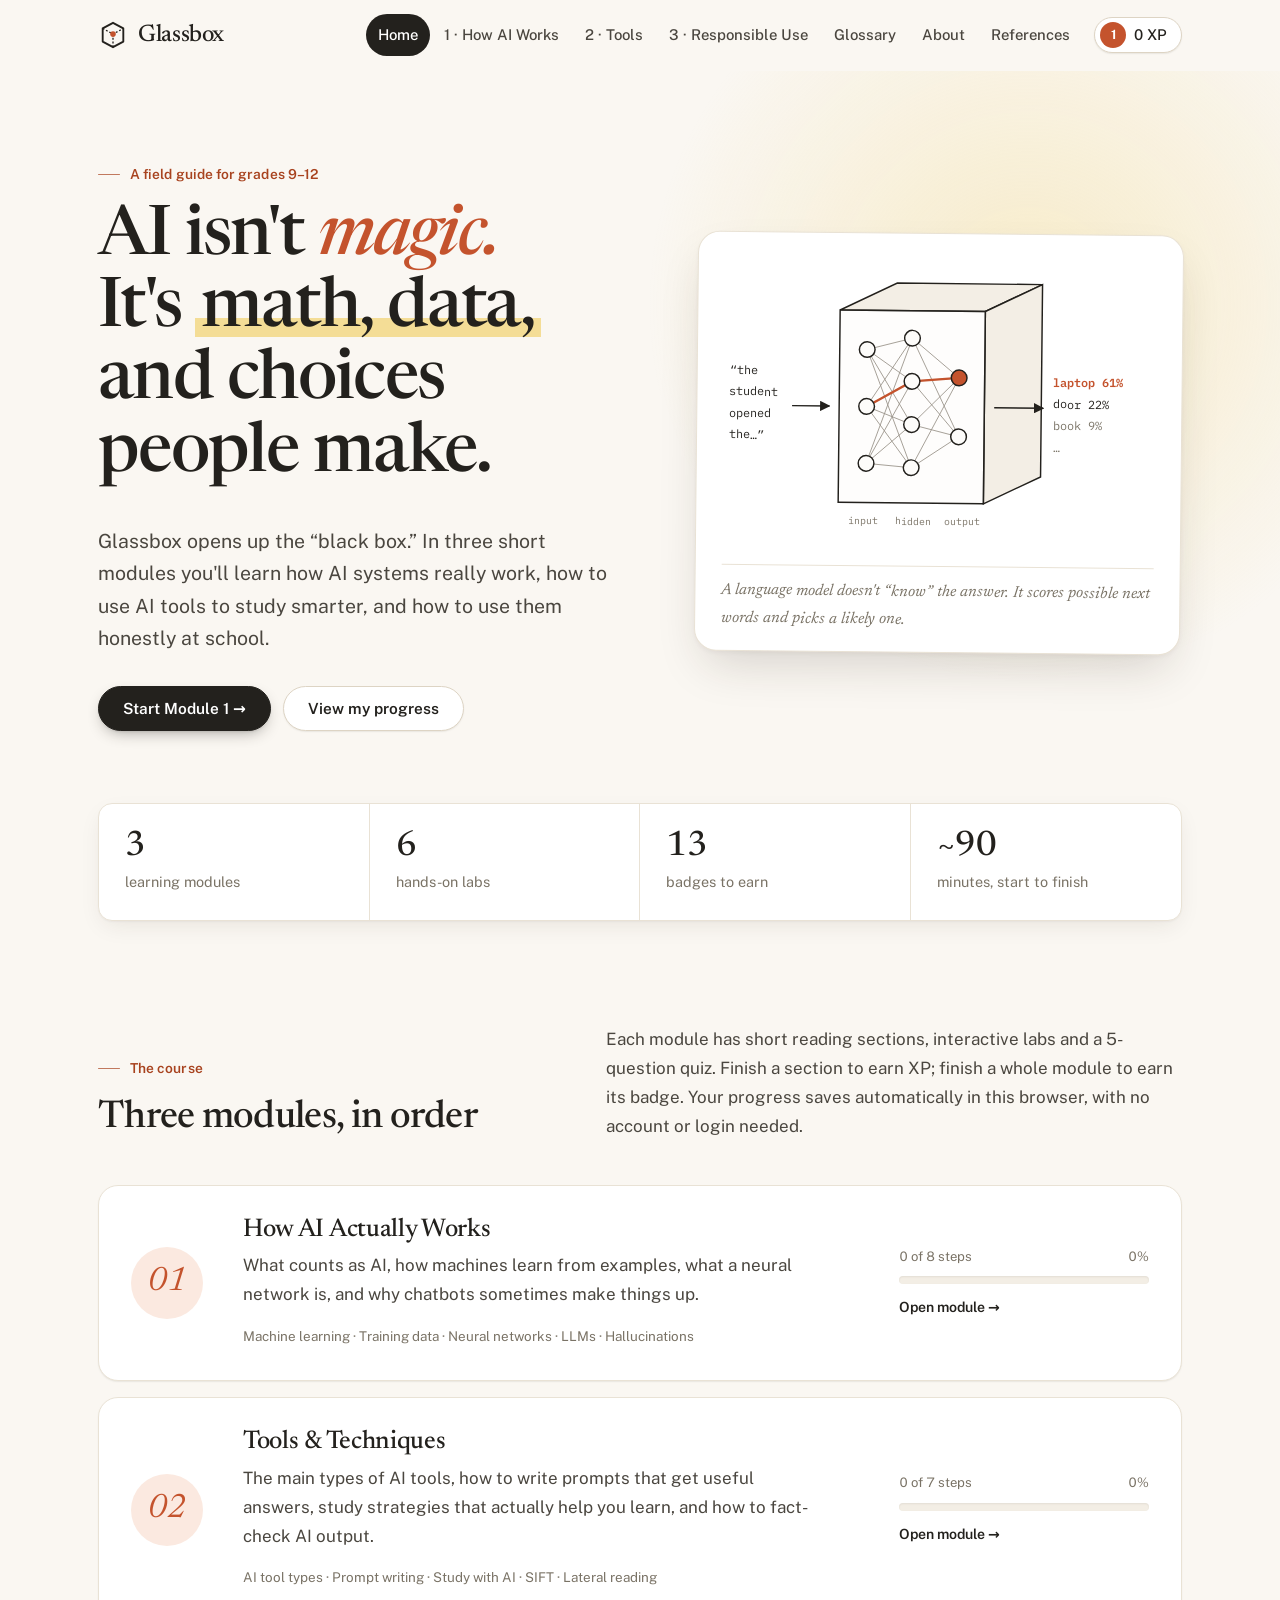
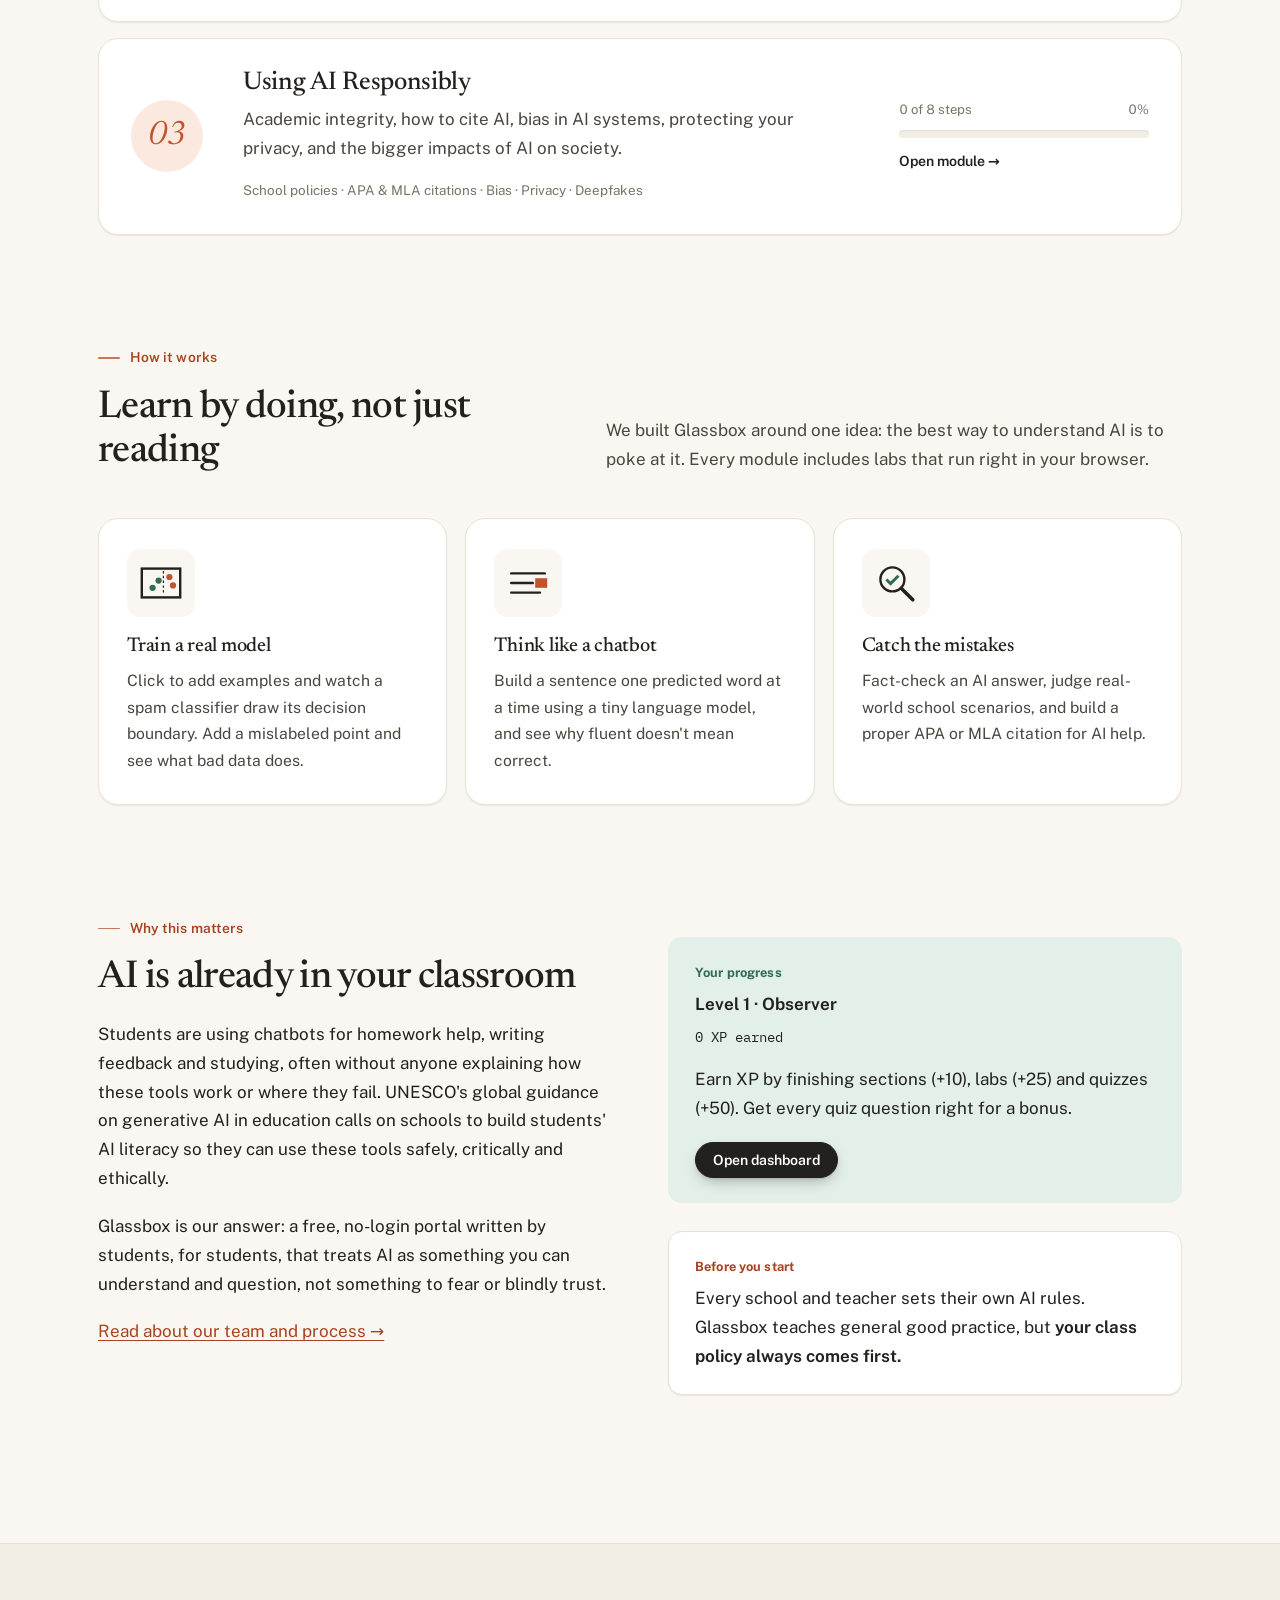
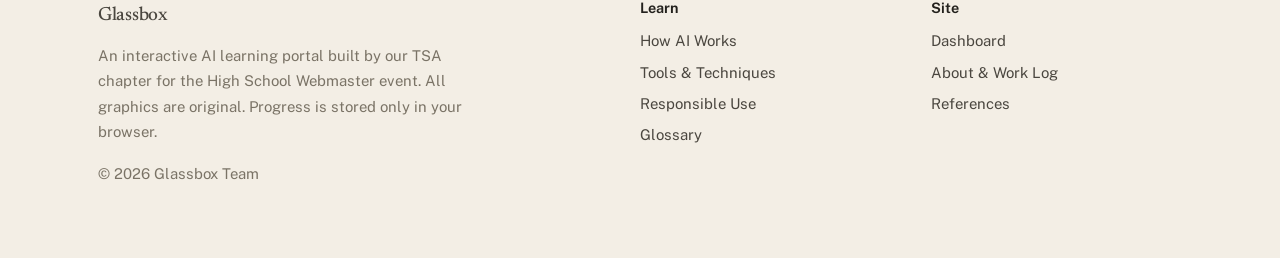
<file: index.html>
<!DOCTYPE html>
<html lang="en">
<head>
  <meta charset="utf-8">
  <script>document.documentElement.classList.add("js")</script>
  <meta name="viewport" content="width=device-width, initial-scale=1">
  <title>Glassbox: An AI Field Guide for High School Students</title>
  <meta name="description" content="Glassbox is an interactive learning portal that teaches high school students how AI works, how to use AI tools well, and how to use them responsibly.">
  <link rel="icon" href="img/favicon.svg" type="image/svg+xml">
  <link rel="preconnect" href="https://fonts.googleapis.com">
  <link rel="preconnect" href="https://fonts.gstatic.com" crossorigin>
  <link href="https://fonts.googleapis.com/css2?family=IBM+Plex+Mono:wght@400;600&family=Newsreader:ital,opsz,wght@0,6..72,400;0,6..72,500;0,6..72,600;1,6..72,400&family=Public+Sans:wght@400;500;600;700&display=swap" rel="stylesheet">
  <link rel="stylesheet" href="css/style.css">
</head>
<body>
<a class="skip-link" href="#main">Skip to content</a>

<header class="site-header">
  <div class="wrap">
    <a class="brand" href="index.html" aria-label="Glassbox home">
      <svg viewBox="0 0 32 32" aria-hidden="true"><path d="M16 3l11 6v14l-11 6-11-6V9z" fill="none" stroke="#23211d" stroke-width="2" stroke-linejoin="round"/><path d="M5 9l11 6 11-6M16 15v14" fill="none" stroke="#23211d" stroke-width="1.4" stroke-dasharray="2 2"/><circle cx="16" cy="15" r="3" fill="#c4532d"/></svg>
      Glassbox
    </a>
    <button class="nav-toggle" type="button" aria-expanded="false" aria-controls="site-nav">Menu</button>
    <nav id="site-nav" class="nav" aria-label="Main">
      <a href="index.html" aria-current="page">Home</a>
      <a href="foundations.html">1 · How AI Works</a>
      <a href="tools.html">2 · Tools</a>
      <a href="ethics.html">3 · Responsible Use</a>
      <a href="glossary.html">Glossary</a>
      <a href="about.html">About</a>
      <a href="references.html">References</a>
      <a class="xp-pill" href="dashboard.html" title="Open your progress dashboard"><span class="lvl" data-level>1</span><span><span data-xp>0</span> XP</span></a>
    </nav>
  </div>
</header>

<main id="main">

  <section class="hero">
    <div class="wrap grid">
      <div>
        <span class="eyebrow">A field guide for grades 9–12</span>
        <h1>AI isn't <em>magic.</em><br>It's <span class="mark">math, data,</span> and choices people make.</h1>
        <p class="lede">Glassbox opens up the “black box.” In three short modules you'll learn how AI systems really work, how to use AI tools to study smarter, and how to use them honestly at school.</p>
        <div class="actions">
          <a class="btn" href="foundations.html">Start Module 1 →</a>
          <a class="btn ghost" href="dashboard.html">View my progress</a>
        </div>
      </div>
      <figure class="hero-figure">
        <svg viewBox="0 0 440 300" role="img" aria-labelledby="hero-t hero-d">
          <title id="hero-t">Inside the glass box</title>
          <desc id="hero-d">Diagram: input words enter a transparent box containing a small neural network of connected nodes, and a predicted next word comes out the other side.</desc>
          <defs>
            <marker id="arr" viewBox="0 0 10 10" refX="9" refY="5" markerWidth="7" markerHeight="7" orient="auto"><path d="M0 0L10 5 0 10z" fill="#23211d"/></marker>
          </defs>
          <!-- input -->
          <g font-family="IBM Plex Mono, monospace" font-size="12" fill="#23211d">
            <text x="6" y="118">“the</text><text x="6" y="140">student</text><text x="6" y="162">opened</text><text x="6" y="184">the…”</text>
          </g>
          <path d="M70 150h38" stroke="#23211d" stroke-width="1.5" marker-end="url(#arr)"/>
          <!-- box -->
          <path d="M118 52l58-28h148l-58 28z" fill="#f3eee5" stroke="#23211d" stroke-width="1.5"/>
          <path d="M324 24v196l-58 28V52z" fill="#f3eee5" stroke="#23211d" stroke-width="1.5"/>
          <rect x="118" y="52" width="148" height="196" fill="#fdfcfa" fill-opacity=".55" stroke="#23211d" stroke-width="1.5"/>
          <!-- network -->
          <g stroke="#7a7366" stroke-width=".9" opacity=".75">
            <path d="M146 92L192 80M146 92L192 124M146 92L192 168M146 92L192 212M146 150L192 80M146 150L192 124M146 150L192 168M146 150L192 212M146 208L192 80M146 208L192 124M146 208L192 168M146 208L192 212"/>
            <path d="M192 80L240 120M192 124L240 120M192 168L240 120M192 212L240 120M192 80L240 180M192 124L240 180M192 168L240 180M192 212L240 180"/>
          </g>
          <path d="M146 150L192 124L240 120" stroke="#c4532d" stroke-width="2.4" fill="none"/>
          <g fill="#fdfcfa" stroke="#23211d" stroke-width="1.5">
            <circle cx="146" cy="92" r="8"/><circle cx="146" cy="150" r="8"/><circle cx="146" cy="208" r="8"/>
            <circle cx="192" cy="80" r="8"/><circle cx="192" cy="124" r="8"/><circle cx="192" cy="168" r="8"/><circle cx="192" cy="212" r="8"/>
            <circle cx="240" cy="180" r="8"/>
          </g>
          <circle cx="240" cy="120" r="8" fill="#c4532d" stroke="#23211d" stroke-width="1.5"/>
          <g font-family="IBM Plex Mono, monospace" font-size="10" fill="#7a7366">
            <text x="128" y="270">input</text><text x="176" y="270">hidden</text><text x="226" y="270">output</text>
          </g>
          <!-- output -->
          <path d="M276 150h50" stroke="#23211d" stroke-width="1.5" marker-end="url(#arr)"/>
          <g font-family="IBM Plex Mono, monospace" font-size="12">
            <text x="336" y="128" fill="#c4532d" font-weight="600">laptop 61%</text>
            <text x="336" y="150" fill="#23211d">door 22%</text>
            <text x="336" y="172" fill="#7a7366">book 9%</text>
            <text x="336" y="194" fill="#7a7366">…</text>
          </g>
        </svg>
        <figcaption>A language model doesn't “know” the answer. It scores possible next words and picks a likely one.</figcaption>
      </figure>
    </div>
  </section>

  <div class="wrap">
    <div class="stat-row" aria-label="Portal at a glance">
      <div><b>3</b><span>learning modules</span></div>
      <div><b>6</b><span>hands-on labs</span></div>
      <div><b>13</b><span>badges to earn</span></div>
      <div><b>~90</b><span>minutes, start to finish</span></div>
    </div>
  </div>

  <section class="section">
    <div class="wrap">
      <div class="section-head">
        <div>
          <span class="eyebrow">The course</span>
          <h2>Three modules, in order</h2>
        </div>
        <p>Each module has short reading sections, interactive labs and a 5-question quiz. Finish a section to earn XP; finish a whole module to earn its badge. Your progress saves automatically in this browser, with no account or login needed.</p>
      </div>

      <div class="chapters">
        <a class="chapter" href="foundations.html">
          <div class="chapter-num">01</div>
          <div>
            <h3>How AI Actually Works</h3>
            <p>What counts as AI, how machines learn from examples, what a neural network is, and why chatbots sometimes make things up.</p>
            <span class="topics">Machine learning · Training data · Neural networks · LLMs · Hallucinations</span>
          </div>
          <div class="chapter-side">
            <div class="bar-label"><span data-module-count="foundations">0 of 8 steps</span><span data-module-pct="foundations">0%</span></div>
            <div class="bar" data-module-bar="foundations" role="progressbar" aria-label="Module 1 progress" aria-valuemin="0" aria-valuemax="100"><i></i></div>
            <span class="chapter-go">Open module →</span>
          </div>
        </a>
        <a class="chapter" href="tools.html">
          <div class="chapter-num">02</div>
          <div>
            <h3>Tools &amp; Techniques</h3>
            <p>The main types of AI tools, how to write prompts that get useful answers, study strategies that actually help you learn, and how to fact-check AI output.</p>
            <span class="topics">AI tool types · Prompt writing · Study with AI · SIFT · Lateral reading</span>
          </div>
          <div class="chapter-side">
            <div class="bar-label"><span data-module-count="tools">0 of 7 steps</span><span data-module-pct="tools">0%</span></div>
            <div class="bar" data-module-bar="tools" role="progressbar" aria-label="Module 2 progress" aria-valuemin="0" aria-valuemax="100"><i></i></div>
            <span class="chapter-go">Open module →</span>
          </div>
        </a>
        <a class="chapter" href="ethics.html">
          <div class="chapter-num">03</div>
          <div>
            <h3>Using AI Responsibly</h3>
            <p>Academic integrity, how to cite AI, bias in AI systems, protecting your privacy, and the bigger impacts of AI on society.</p>
            <span class="topics">School policies · APA &amp; MLA citations · Bias · Privacy · Deepfakes</span>
          </div>
          <div class="chapter-side">
            <div class="bar-label"><span data-module-count="ethics">0 of 8 steps</span><span data-module-pct="ethics">0%</span></div>
            <div class="bar" data-module-bar="ethics" role="progressbar" aria-label="Module 3 progress" aria-valuemin="0" aria-valuemax="100"><i></i></div>
            <span class="chapter-go">Open module →</span>
          </div>
        </a>
      </div>
    </div>
  </section>

  <section class="section">
    <div class="wrap">
      <div class="section-head">
        <div>
          <span class="eyebrow">How it works</span>
          <h2>Learn by doing, not just reading</h2>
        </div>
        <p>We built Glassbox around one idea: the best way to understand AI is to poke at it. Every module includes labs that run right in your browser.</p>
      </div>
      <div class="split">
        <div>
          <svg class="icon" viewBox="0 0 40 40" aria-hidden="true"><rect x="4" y="8" width="32" height="24" fill="none" stroke="#23211d" stroke-width="2"/><circle cx="13" cy="24" r="2.6" fill="#2f6b57"/><circle cx="18" cy="18" r="2.6" fill="#2f6b57"/><circle cx="27" cy="15" r="2.6" fill="#c4532d"/><circle cx="30" cy="22" r="2.6" fill="#c4532d"/><path d="M22 10v20" stroke="#23211d" stroke-dasharray="2 2"/></svg>
          <h3>Train a real model</h3>
          <p>Click to add examples and watch a spam classifier draw its decision boundary. Add a mislabeled point and see what bad data does.</p>
        </div>
        <div>
          <svg class="icon" viewBox="0 0 40 40" aria-hidden="true"><path d="M6 12h28M6 20h18M6 28h24" stroke="#23211d" stroke-width="2" stroke-linecap="round"/><rect x="26" y="16" width="10" height="8" fill="#c4532d"/></svg>
          <h3>Think like a chatbot</h3>
          <p>Build a sentence one predicted word at a time using a tiny language model, and see why fluent doesn't mean correct.</p>
        </div>
        <div>
          <svg class="icon" viewBox="0 0 40 40" aria-hidden="true"><circle cx="17" cy="17" r="10" fill="none" stroke="#23211d" stroke-width="2"/><path d="M24.5 24.5L34 34" stroke="#23211d" stroke-width="3" stroke-linecap="round"/><path d="M12 17l3.5 3.5L22 14" fill="none" stroke="#2f6b57" stroke-width="2.4"/></svg>
          <h3>Catch the mistakes</h3>
          <p>Fact-check an AI answer, judge real-world school scenarios, and build a proper APA or MLA citation for AI help.</p>
        </div>
      </div>
    </div>
  </section>

  <section class="section">
    <div class="wrap two-col">
      <div>
        <span class="eyebrow">Why this matters</span>
        <h2>AI is already in your classroom</h2>
        <p>Students are using chatbots for homework help, writing feedback and studying, often without anyone explaining how these tools work or where they fail. UNESCO's global guidance on generative AI in education calls on schools to build students' AI literacy so they can use these tools safely, critically and ethically.</p>
        <p>Glassbox is our answer: a free, no-login portal written by students, for students, that treats AI as something you can understand and question, not something to fear or blindly trust.</p>
        <a href="about.html">Read about our team and process →</a>
      </div>
      <div>
        <div class="callout green">
          <span class="tag">Your progress</span>
          <p style="margin-bottom:6px"><b>Level <span data-level>1</span> · <span data-level-name>Observer</span></b></p>
          <p style="font-family:var(--mono);font-size:.9rem"><span data-xp>0</span> XP earned</p>
          <p>Earn XP by finishing sections (+10), labs (+25) and quizzes (+50). Get every quiz question right for a bonus.</p>
          <a class="btn small" href="dashboard.html">Open dashboard</a>
        </div>
        <div class="callout">
          <span class="tag">Before you start</span>
          <p>Every school and teacher sets their own AI rules. Glassbox teaches general good practice, but <b>your class policy always comes first.</b></p>
        </div>
      </div>
    </div>
  </section>

</main>

<footer class="site-footer">
  <div class="wrap cols">
    <div>
      <a class="brand" href="index.html" style="font-size:1.2rem">Glassbox</a>
      <p style="margin-top:10px;max-width:42ch">An interactive AI learning portal built by our TSA chapter for the High School Webmaster event. All graphics are original. Progress is stored only in your browser.</p>
      <p>&copy; <span data-year>2026</span> Glassbox Team</p>
    </div>
    <div>
      <h4>Learn</h4>
      <ul><li><a href="foundations.html">How AI Works</a></li><li><a href="tools.html">Tools &amp; Techniques</a></li><li><a href="ethics.html">Responsible Use</a></li><li><a href="glossary.html">Glossary</a></li></ul>
    </div>
    <div>
      <h4>Site</h4>
      <ul><li><a href="dashboard.html">Dashboard</a></li><li><a href="about.html">About &amp; Work Log</a></li><li><a href="references.html">References</a></li></ul>
    </div>
  </div>
</footer>

<script src="js/progress.js"></script>
</body>
</html>
</file>
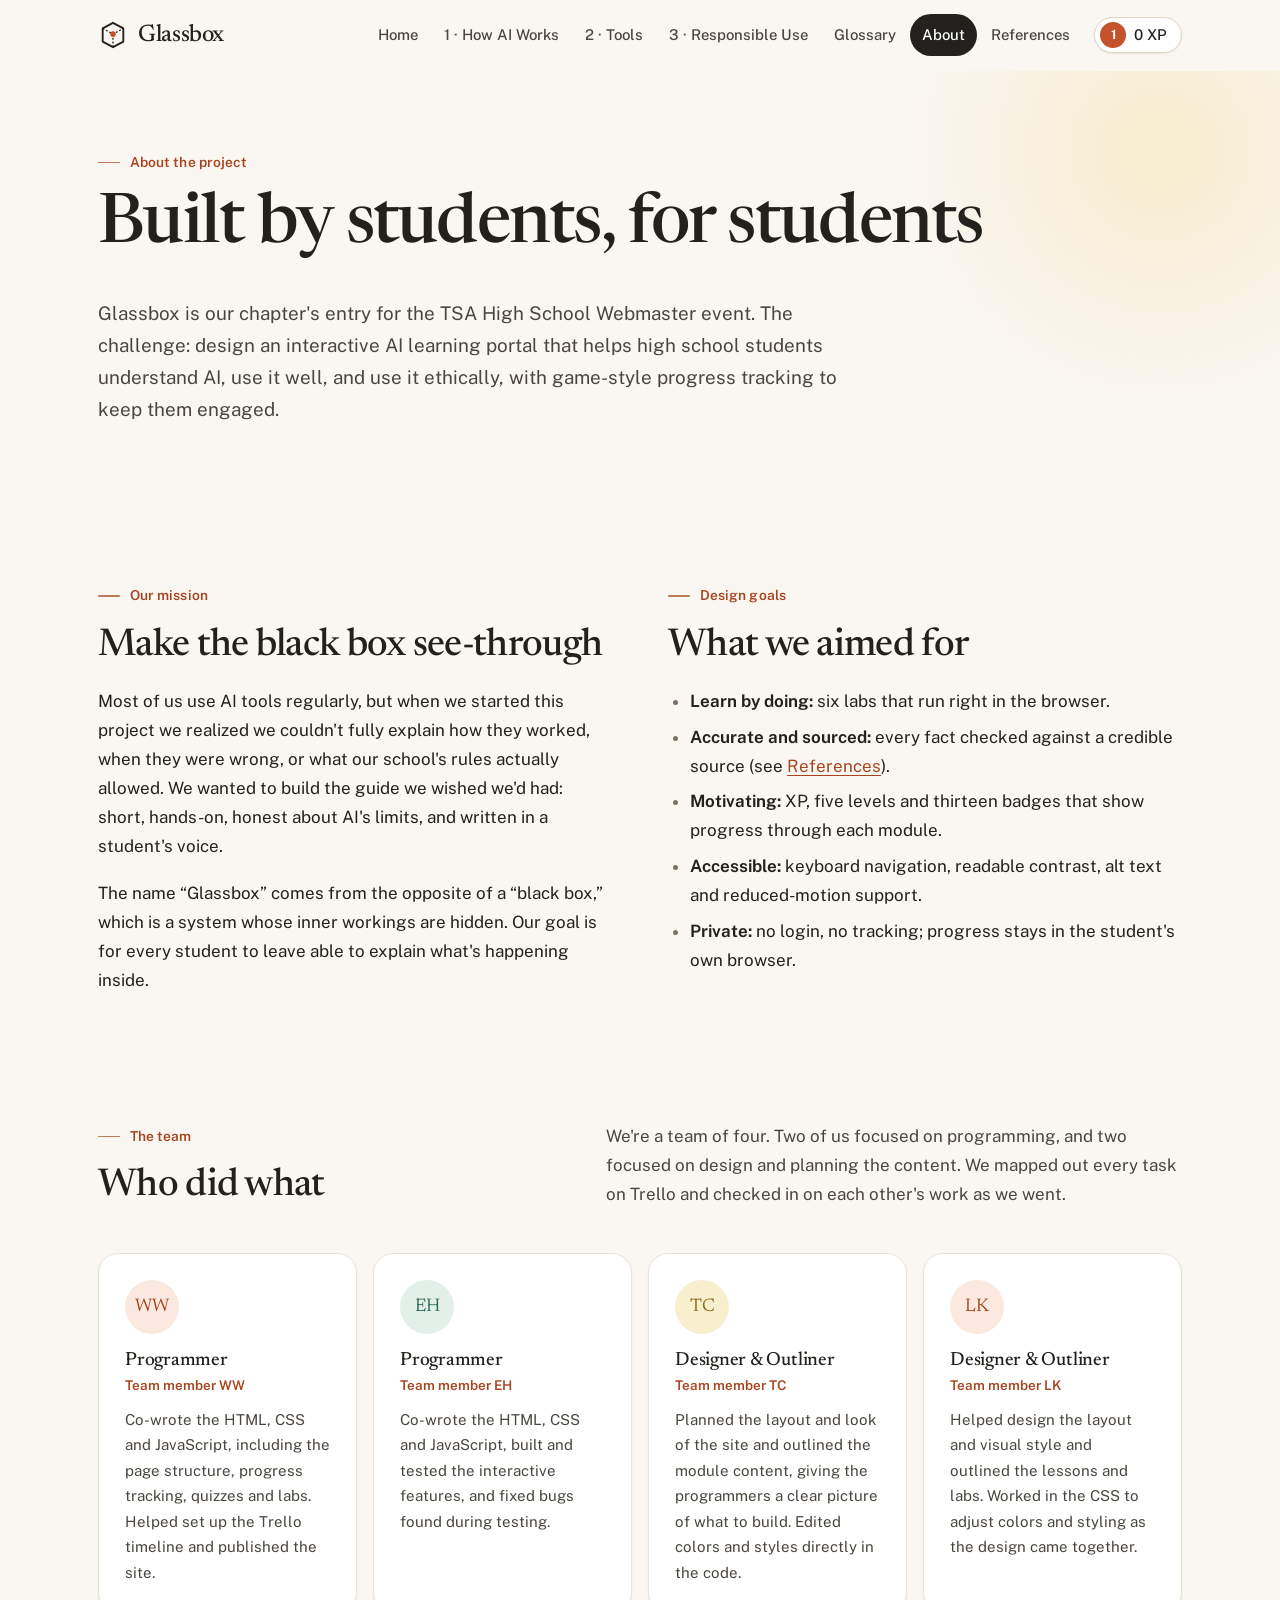
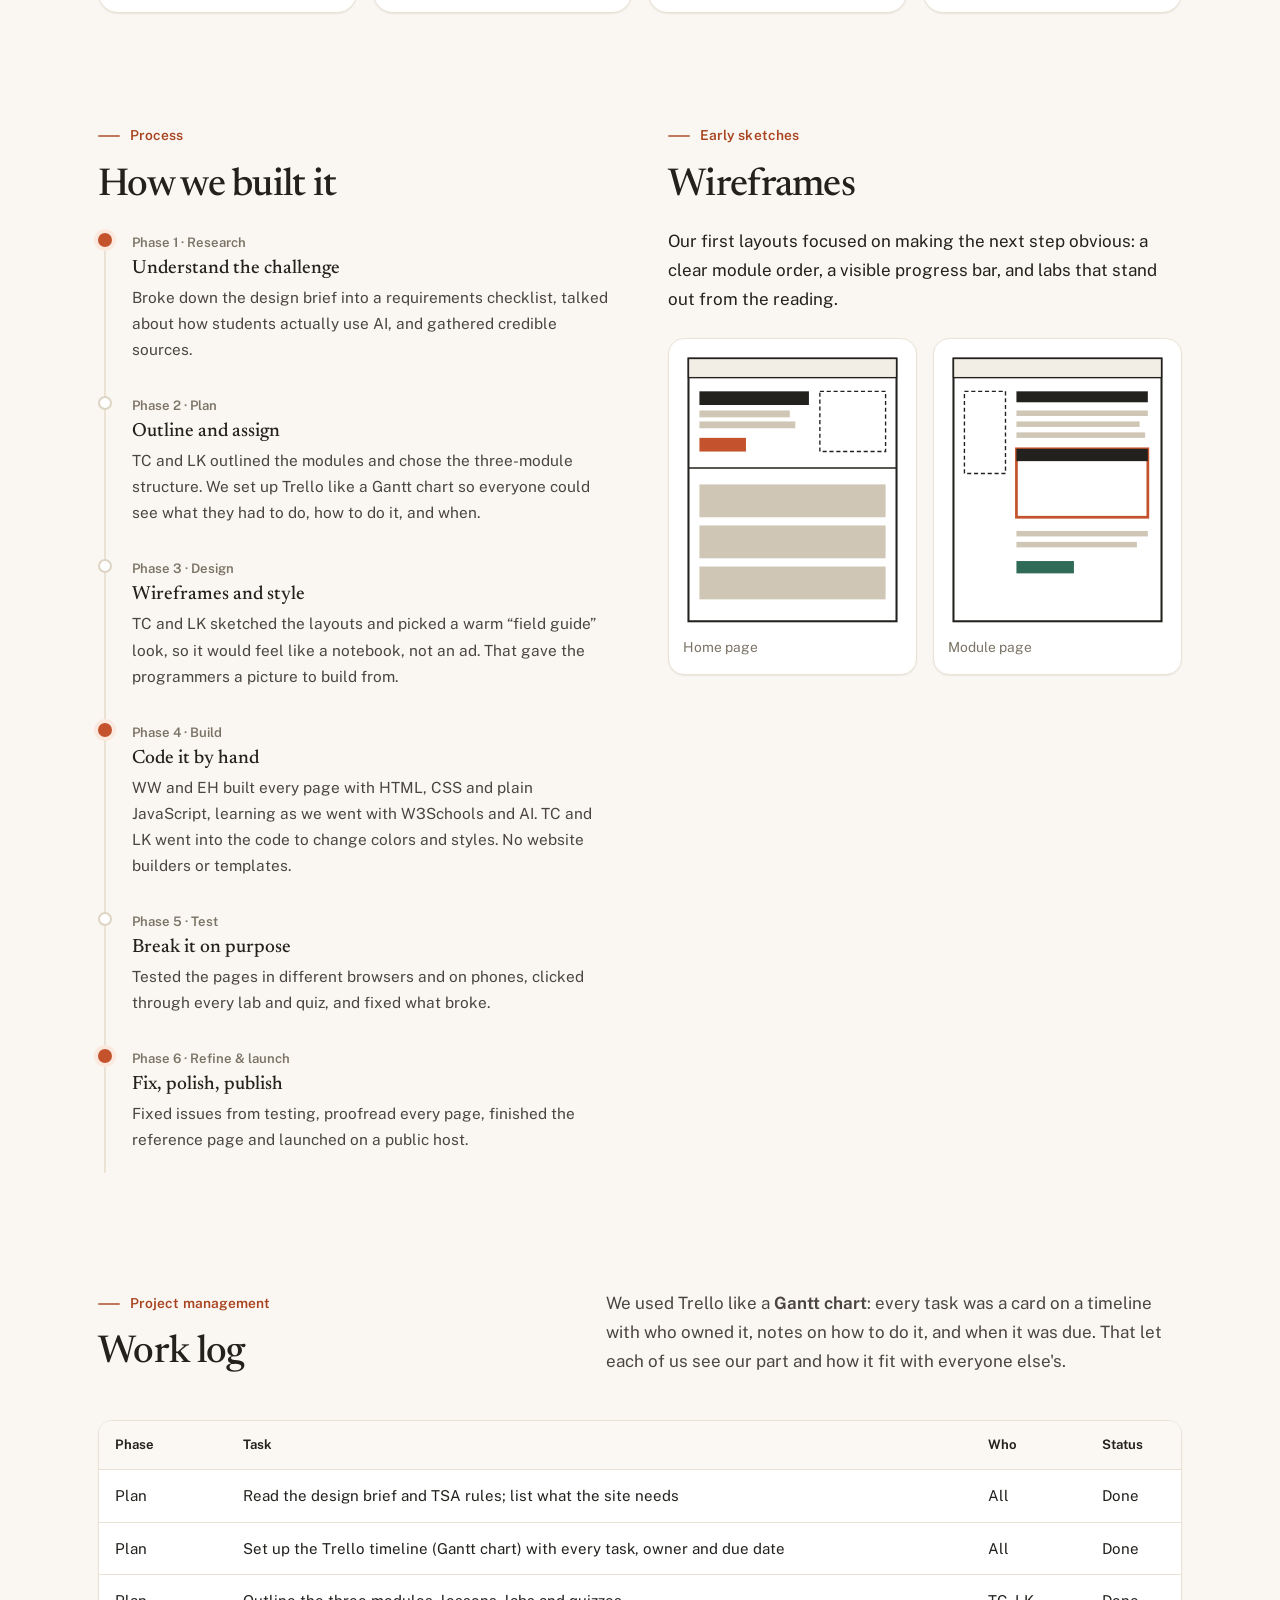
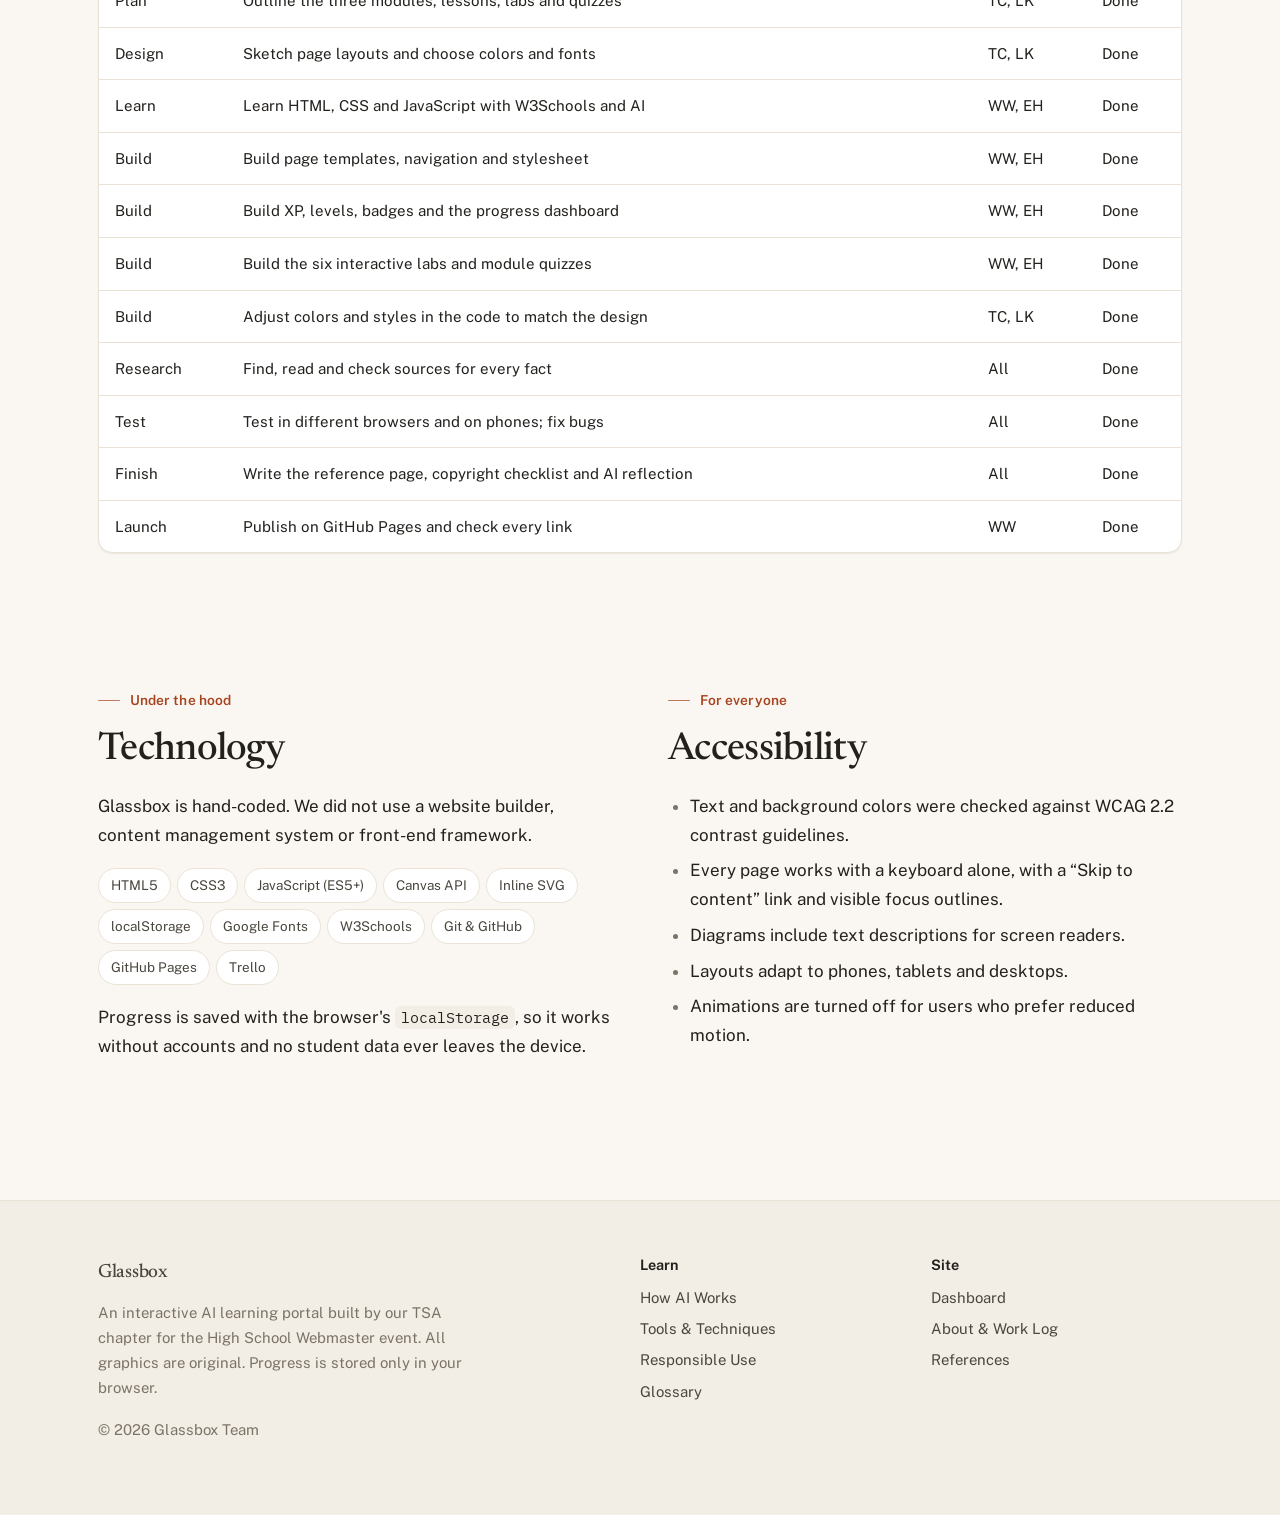
<file: about.html>
<!DOCTYPE html>
<html lang="en">
<head>
  <meta charset="utf-8">
  <script>document.documentElement.classList.add("js")</script>
  <meta name="viewport" content="width=device-width, initial-scale=1">
  <title>About the Project · Glassbox</title>
  <meta name="description" content="Meet the team behind Glassbox, see our design process, and review our project work log and how we managed the build.">
  <link rel="icon" href="img/favicon.svg" type="image/svg+xml">
  <link rel="preconnect" href="https://fonts.googleapis.com">
  <link rel="preconnect" href="https://fonts.gstatic.com" crossorigin>
  <link href="https://fonts.googleapis.com/css2?family=IBM+Plex+Mono:wght@400;600&family=Newsreader:ital,opsz,wght@0,6..72,400;0,6..72,500;0,6..72,600;1,6..72,400&family=Public+Sans:wght@400;500;600;700&display=swap" rel="stylesheet">
  <link rel="stylesheet" href="css/style.css">
</head>
<body>
<a class="skip-link" href="#main">Skip to content</a>

<header class="site-header">
  <div class="wrap">
    <a class="brand" href="index.html" aria-label="Glassbox home">
      <svg viewBox="0 0 32 32" aria-hidden="true"><path d="M16 3l11 6v14l-11 6-11-6V9z" fill="none" stroke="#23211d" stroke-width="2" stroke-linejoin="round"/><path d="M5 9l11 6 11-6M16 15v14" fill="none" stroke="#23211d" stroke-width="1.4" stroke-dasharray="2 2"/><circle cx="16" cy="15" r="3" fill="#c4532d"/></svg>
      Glassbox
    </a>
    <button class="nav-toggle" type="button" aria-expanded="false" aria-controls="site-nav">Menu</button>
    <nav id="site-nav" class="nav" aria-label="Main">
      <a href="index.html">Home</a>
      <a href="foundations.html">1 · How AI Works</a>
      <a href="tools.html">2 · Tools</a>
      <a href="ethics.html">3 · Responsible Use</a>
      <a href="glossary.html">Glossary</a>
      <a href="about.html" aria-current="page">About</a>
      <a href="references.html">References</a>
      <a class="xp-pill" href="dashboard.html" title="Open your progress dashboard"><span class="lvl" data-level>1</span><span><span data-xp>0</span> XP</span></a>
    </nav>
  </div>
</header>

<main id="main">
  <header class="page-head">
    <div class="wrap">
      <span class="eyebrow">About the project</span>
      <h1>Built by students, for students</h1>
      <p class="lede">Glassbox is our chapter's entry for the TSA High School Webmaster event. The challenge: design an interactive AI learning portal that helps high school students understand AI, use it well, and use it ethically, with game-style progress tracking to keep them engaged.</p>
    </div>
  </header>

  <div class="wrap">

    <section class="section two-col">
      <div>
        <span class="eyebrow">Our mission</span>
        <h2>Make the black box see-through</h2>
        <p>Most of us use AI tools regularly, but when we started this project we realized we couldn't fully explain how they worked, when they were wrong, or what our school's rules actually allowed. We wanted to build the guide we wished we'd had: short, hands-on, honest about AI's limits, and written in a student's voice.</p>
        <p>The name “Glassbox” comes from the opposite of a “black box,” which is a system whose inner workings are hidden. Our goal is for every student to leave able to explain what's happening inside.</p>
      </div>
      <div>
        <span class="eyebrow">Design goals</span>
        <h2>What we aimed for</h2>
        <ul>
          <li><strong>Learn by doing:</strong> six labs that run right in the browser.</li>
          <li><strong>Accurate and sourced:</strong> every fact checked against a credible source (see <a href="references.html">References</a>).</li>
          <li><strong>Motivating:</strong> XP, five levels and thirteen badges that show progress through each module.</li>
          <li><strong>Accessible:</strong> keyboard navigation, readable contrast, alt text and reduced-motion support.</li>
          <li><strong>Private:</strong> no login, no tracking; progress stays in the student's own browser.</li>
        </ul>
      </div>
    </section>

    <section class="section">
      <div class="section-head">
        <div><span class="eyebrow">The team</span><h2>Who did what</h2></div>
        <p>We're a team of four. Two of us focused on programming, and two focused on design and planning the content. We mapped out every task on Trello and checked in on each other's work as we went.</p>
      </div>
      <!-- TEAM: Initials only (no full names) to keep the entry anonymous for judging. -->
      <div class="team four">
        <div class="member"><div class="avatar" aria-hidden="true">WW</div><h3>Programmer</h3><span class="role">Team member WW</span><p>Co-wrote the HTML, CSS and JavaScript, including the page structure, progress tracking, quizzes and labs. Helped set up the Trello timeline and published the site.</p></div>
        <div class="member"><div class="avatar" aria-hidden="true">EH</div><h3>Programmer</h3><span class="role">Team member EH</span><p>Co-wrote the HTML, CSS and JavaScript, built and tested the interactive features, and fixed bugs found during testing.</p></div>
        <div class="member"><div class="avatar" aria-hidden="true">TC</div><h3>Designer &amp; Outliner</h3><span class="role">Team member TC</span><p>Planned the layout and look of the site and outlined the module content, giving the programmers a clear picture of what to build. Edited colors and styles directly in the code.</p></div>
        <div class="member"><div class="avatar" aria-hidden="true">LK</div><h3>Designer &amp; Outliner</h3><span class="role">Team member LK</span><p>Helped design the layout and visual style and outlined the lessons and labs. Worked in the CSS to adjust colors and styling as the design came together.</p></div>
      </div>
    </section>

    <section class="section two-col">
      <div>
        <span class="eyebrow">Process</span>
        <h2>How we built it</h2>
        <ol class="timeline">
          <li class="key"><span class="when">Phase 1 · Research</span><h4>Understand the challenge</h4><p>Broke down the design brief into a requirements checklist, talked about how students actually use AI, and gathered credible sources.</p></li>
          <li><span class="when">Phase 2 · Plan</span><h4>Outline and assign</h4><p>TC and LK outlined the modules and chose the three-module structure. We set up Trello like a Gantt chart so everyone could see what they had to do, how to do it, and when.</p></li>
          <li><span class="when">Phase 3 · Design</span><h4>Wireframes and style</h4><p>TC and LK sketched the layouts and picked a warm “field guide” look, so it would feel like a notebook, not an ad. That gave the programmers a picture to build from.</p></li>
          <li class="key"><span class="when">Phase 4 · Build</span><h4>Code it by hand</h4><p>WW and EH built every page with HTML, CSS and plain JavaScript, learning as we went with W3Schools and AI. TC and LK went into the code to change colors and styles. No website builders or templates.</p></li>
          <li><span class="when">Phase 5 · Test</span><h4>Break it on purpose</h4><p>Tested the pages in different browsers and on phones, clicked through every lab and quiz, and fixed what broke.</p></li>
          <li class="key"><span class="when">Phase 6 · Refine &amp; launch</span><h4>Fix, polish, publish</h4><p>Fixed issues from testing, proofread every page, finished the reference page and launched on a public host.</p></li>
        </ol>
      </div>
      <div>
        <span class="eyebrow">Early sketches</span>
        <h2>Wireframes</h2>
        <p>Our first layouts focused on making the next step obvious: a clear module order, a visible progress bar, and labs that stand out from the reading.</p>
        <div class="wire" style="grid-template-columns:1fr 1fr">
          <figure>
            <svg viewBox="0 0 160 200" role="img" aria-label="Wireframe of the home page with a hero, statistics row and list of three modules"><rect x="4" y="4" width="152" height="192" fill="none" stroke="#23211d" stroke-width="1.5"/><rect x="4" y="4" width="152" height="14" fill="#f3eee5" stroke="#23211d"/><rect x="12" y="28" width="80" height="10" fill="#23211d"/><rect x="12" y="42" width="66" height="5" fill="#cfc6b5"/><rect x="12" y="50" width="70" height="5" fill="#cfc6b5"/><rect x="12" y="62" width="34" height="10" fill="#c4532d"/><rect x="100" y="28" width="48" height="44" fill="none" stroke="#23211d" stroke-dasharray="3 2"/><path d="M4 84h152" stroke="#23211d"/><g fill="#cfc6b5"><rect x="12" y="96" width="136" height="24"/><rect x="12" y="126" width="136" height="24"/><rect x="12" y="156" width="136" height="24"/></g></svg>
            <figcaption>Home page</figcaption>
          </figure>
          <figure>
            <svg viewBox="0 0 160 200" role="img" aria-label="Wireframe of a module page with a sidebar table of contents, lesson text and a highlighted lab box"><rect x="4" y="4" width="152" height="192" fill="none" stroke="#23211d" stroke-width="1.5"/><rect x="4" y="4" width="152" height="14" fill="#f3eee5" stroke="#23211d"/><rect x="12" y="28" width="30" height="60" fill="none" stroke="#23211d" stroke-dasharray="3 2"/><g fill="#cfc6b5"><rect x="50" y="28" width="96" height="8" fill="#23211d"/><rect x="50" y="42" width="96" height="4"/><rect x="50" y="50" width="90" height="4"/><rect x="50" y="58" width="94" height="4"/></g><rect x="50" y="70" width="96" height="50" fill="none" stroke="#c4532d" stroke-width="2"/><rect x="50" y="70" width="96" height="9" fill="#23211d"/><g fill="#cfc6b5"><rect x="50" y="130" width="96" height="4"/><rect x="50" y="138" width="88" height="4"/></g><rect x="50" y="152" width="42" height="9" fill="#2f6b57"/></svg>
            <figcaption>Module page</figcaption>
          </figure>
        </div>
      </div>
    </section>

    <section class="section">
      <div class="section-head">
        <div><span class="eyebrow">Project management</span><h2>Work log</h2></div>
        <p>We used Trello like a <b>Gantt chart</b>: every task was a card on a timeline with who owned it, notes on how to do it, and when it was due. That let each of us see our part and how it fit with everyone else's.</p>
      </div>
      <!-- WORK LOG: Add real dates from your Trello board in the first column if you have them. Initials only. -->
      <div class="table-wrap">
        <table>
          <thead><tr><th>Phase</th><th>Task</th><th>Who</th><th>Status</th></tr></thead>
          <tbody>
            <tr><td>Plan</td><td>Read the design brief and TSA rules; list what the site needs</td><td>All</td><td>Done</td></tr>
            <tr><td>Plan</td><td>Set up the Trello timeline (Gantt chart) with every task, owner and due date</td><td>All</td><td>Done</td></tr>
            <tr><td>Plan</td><td>Outline the three modules, lessons, labs and quizzes</td><td>TC, LK</td><td>Done</td></tr>
            <tr><td>Design</td><td>Sketch page layouts and choose colors and fonts</td><td>TC, LK</td><td>Done</td></tr>
            <tr><td>Learn</td><td>Learn HTML, CSS and JavaScript with W3Schools and AI</td><td>WW, EH</td><td>Done</td></tr>
            <tr><td>Build</td><td>Build page templates, navigation and stylesheet</td><td>WW, EH</td><td>Done</td></tr>
            <tr><td>Build</td><td>Build XP, levels, badges and the progress dashboard</td><td>WW, EH</td><td>Done</td></tr>
            <tr><td>Build</td><td>Build the six interactive labs and module quizzes</td><td>WW, EH</td><td>Done</td></tr>
            <tr><td>Build</td><td>Adjust colors and styles in the code to match the design</td><td>TC, LK</td><td>Done</td></tr>
            <tr><td>Research</td><td>Find, read and check sources for every fact</td><td>All</td><td>Done</td></tr>
            <tr><td>Test</td><td>Test in different browsers and on phones; fix bugs</td><td>All</td><td>Done</td></tr>
            <tr><td>Finish</td><td>Write the reference page, copyright checklist and AI reflection</td><td>All</td><td>Done</td></tr>
            <tr><td>Launch</td><td>Publish on GitHub Pages and check every link</td><td>WW</td><td>Done</td></tr>
          </tbody>
        </table>
      </div>
    </section>

    <section class="section two-col">
      <div>
        <span class="eyebrow">Under the hood</span>
        <h2>Technology</h2>
        <p>Glassbox is hand-coded. We did not use a website builder, content management system or front-end framework.</p>
        <ul class="tag-list"><li>HTML5</li><li>CSS3</li><li>JavaScript (ES5+)</li><li>Canvas API</li><li>Inline SVG</li><li>localStorage</li><li>Google Fonts</li><li>W3Schools</li><li>Git &amp; GitHub</li><li>GitHub Pages</li><li>Trello</li></ul>
        <p style="margin-top:16px">Progress is saved with the browser's <code>localStorage</code>, so it works without accounts and no student data ever leaves the device.</p>
      </div>
      <div>
        <span class="eyebrow">For everyone</span>
        <h2>Accessibility</h2>
        <ul>
          <li>Text and background colors were checked against WCAG 2.2 contrast guidelines.</li>
          <li>Every page works with a keyboard alone, with a “Skip to content” link and visible focus outlines.</li>
          <li>Diagrams include text descriptions for screen readers.</li>
          <li>Layouts adapt to phones, tablets and desktops.</li>
          <li>Animations are turned off for users who prefer reduced motion.</li>
        </ul>
      </div>
    </section>

  </div>

</main>

<footer class="site-footer">
  <div class="wrap cols">
    <div>
      <a class="brand" href="index.html" style="font-size:1.2rem">Glassbox</a>
      <p style="margin-top:10px;max-width:42ch">An interactive AI learning portal built by our TSA chapter for the High School Webmaster event. All graphics are original. Progress is stored only in your browser.</p>
      <p>&copy; <span data-year>2026</span> Glassbox Team</p>
    </div>
    <div>
      <h4>Learn</h4>
      <ul><li><a href="foundations.html">How AI Works</a></li><li><a href="tools.html">Tools &amp; Techniques</a></li><li><a href="ethics.html">Responsible Use</a></li><li><a href="glossary.html">Glossary</a></li></ul>
    </div>
    <div>
      <h4>Site</h4>
      <ul><li><a href="dashboard.html">Dashboard</a></li><li><a href="about.html">About &amp; Work Log</a></li><li><a href="references.html">References</a></li></ul>
    </div>
  </div>
</footer>

<script src="js/progress.js"></script>
</body>
</html>
</file>
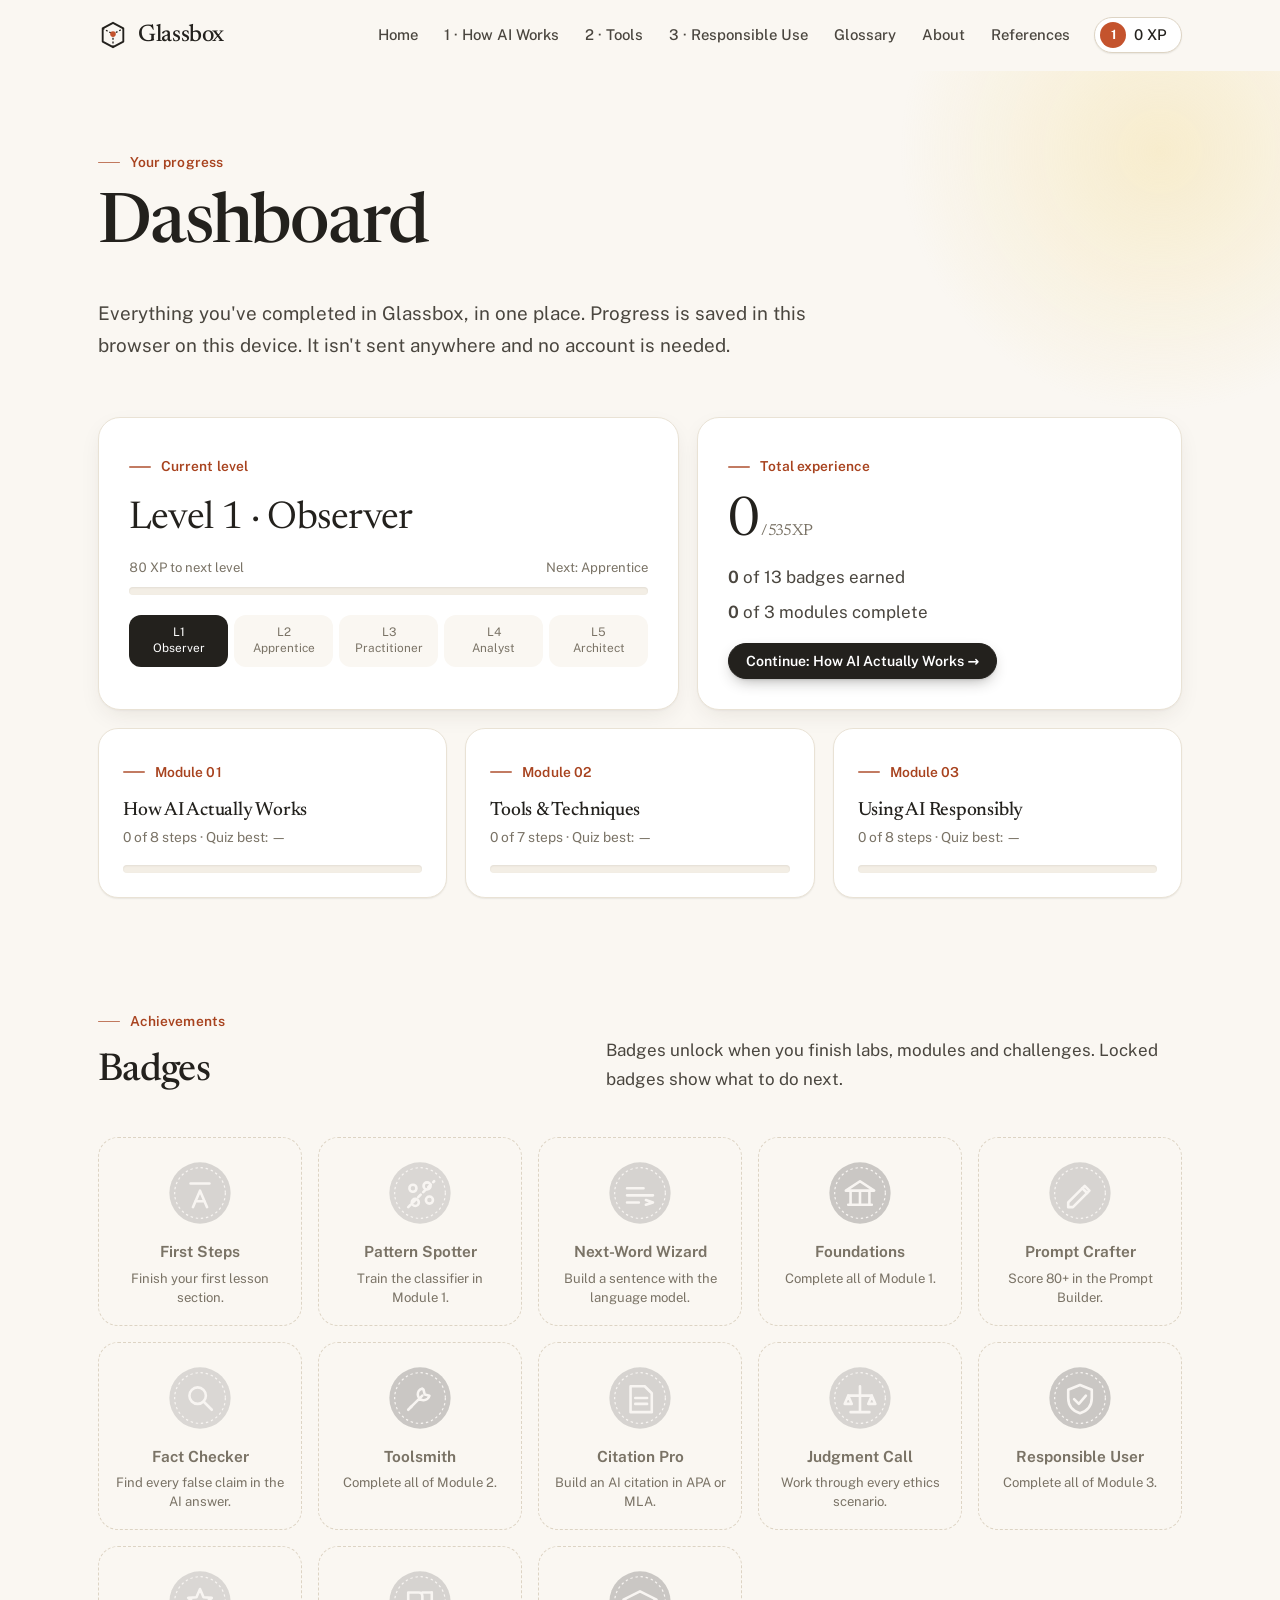
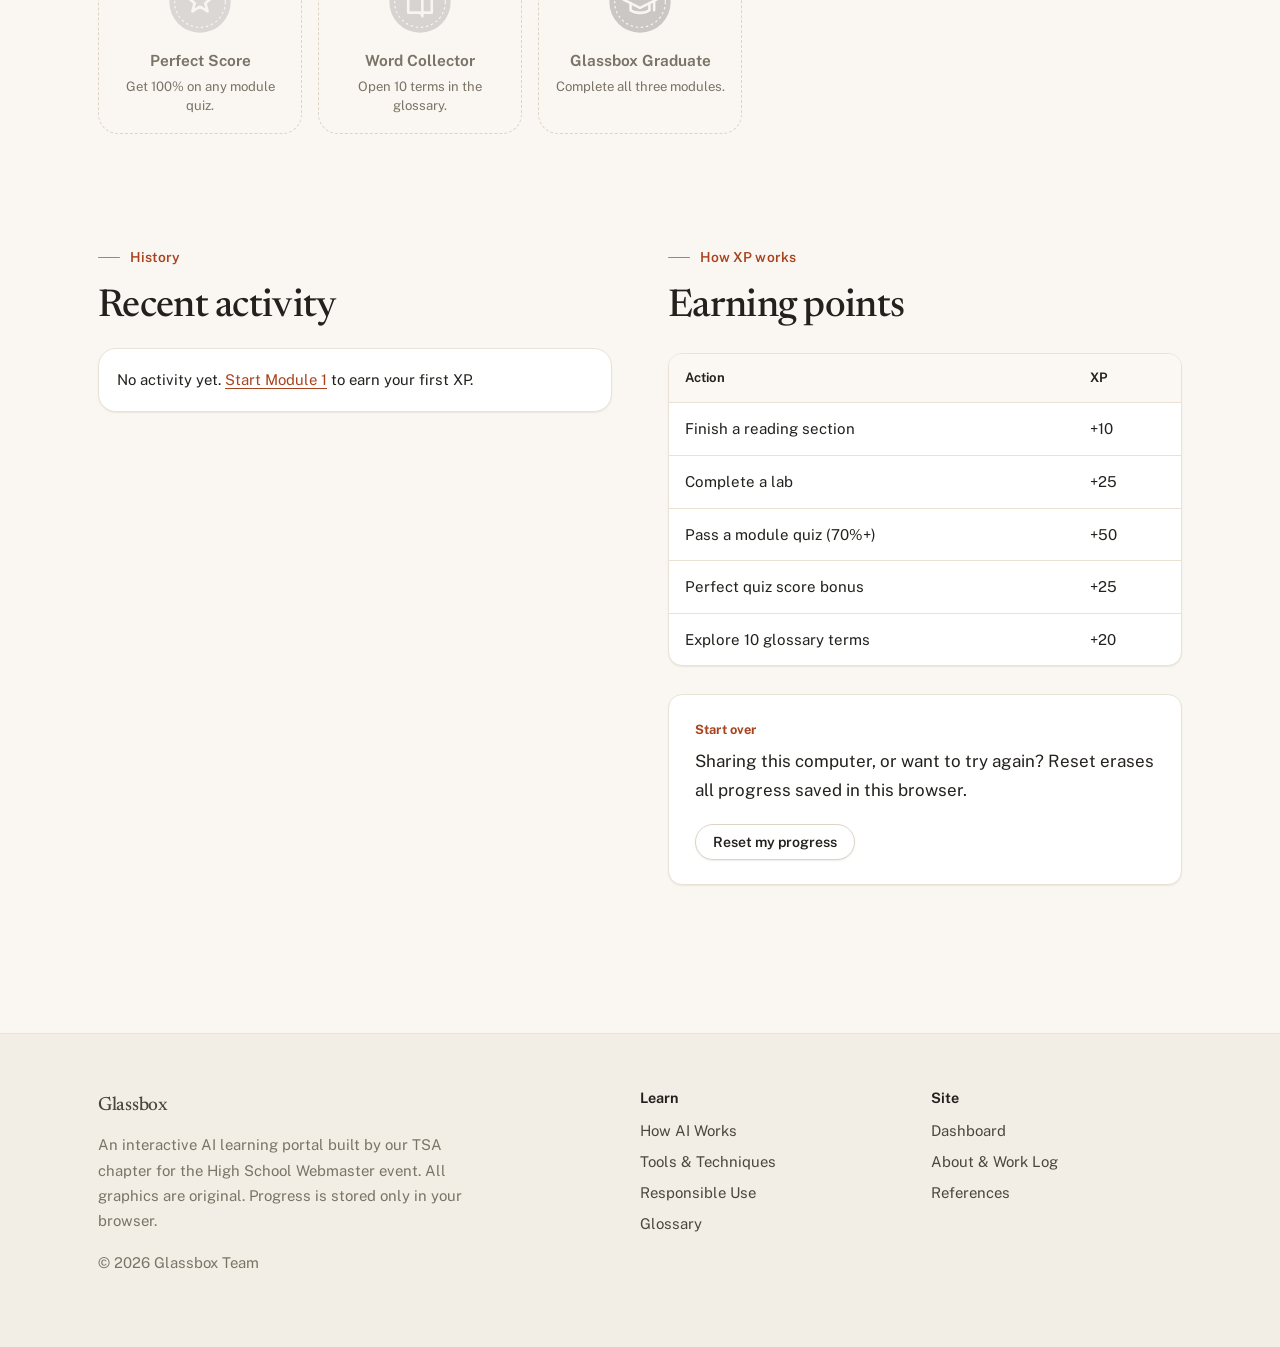
<file: dashboard.html>
<!DOCTYPE html>
<html lang="en">
<head>
  <meta charset="utf-8">
  <script>document.documentElement.classList.add("js")</script>
  <meta name="viewport" content="width=device-width, initial-scale=1">
  <title>Progress Dashboard · Glassbox</title>
  <meta name="description" content="Track your XP, level, module progress and badges in the Glassbox AI learning portal.">
  <link rel="icon" href="img/favicon.svg" type="image/svg+xml">
  <link rel="preconnect" href="https://fonts.googleapis.com">
  <link rel="preconnect" href="https://fonts.gstatic.com" crossorigin>
  <link href="https://fonts.googleapis.com/css2?family=IBM+Plex+Mono:wght@400;600&family=Newsreader:ital,opsz,wght@0,6..72,400;0,6..72,500;0,6..72,600;1,6..72,400&family=Public+Sans:wght@400;500;600;700&display=swap" rel="stylesheet">
  <link rel="stylesheet" href="css/style.css">
</head>
<body>
<a class="skip-link" href="#main">Skip to content</a>

<header class="site-header">
  <div class="wrap">
    <a class="brand" href="index.html" aria-label="Glassbox home">
      <svg viewBox="0 0 32 32" aria-hidden="true"><path d="M16 3l11 6v14l-11 6-11-6V9z" fill="none" stroke="#23211d" stroke-width="2" stroke-linejoin="round"/><path d="M5 9l11 6 11-6M16 15v14" fill="none" stroke="#23211d" stroke-width="1.4" stroke-dasharray="2 2"/><circle cx="16" cy="15" r="3" fill="#c4532d"/></svg>
      Glassbox
    </a>
    <button class="nav-toggle" type="button" aria-expanded="false" aria-controls="site-nav">Menu</button>
    <nav id="site-nav" class="nav" aria-label="Main">
      <a href="index.html">Home</a>
      <a href="foundations.html">1 · How AI Works</a>
      <a href="tools.html">2 · Tools</a>
      <a href="ethics.html">3 · Responsible Use</a>
      <a href="glossary.html">Glossary</a>
      <a href="about.html">About</a>
      <a href="references.html">References</a>
      <a class="xp-pill" href="dashboard.html" title="Open your progress dashboard"><span class="lvl" data-level>1</span><span><span data-xp>0</span> XP</span></a>
    </nav>
  </div>
</header>

<main id="main">
  <header class="page-head">
    <div class="wrap">
      <span class="eyebrow">Your progress</span>
      <h1>Dashboard</h1>
      <p class="lede">Everything you've completed in Glassbox, in one place. Progress is saved in this browser on this device. It isn't sent anywhere and no account is needed.</p>
    </div>
  </header>

  <div class="wrap">
    <div class="dash-top">
      <div>
        <span class="eyebrow">Current level</span>
        <div class="level-name">Level <span data-level>1</span> · <span data-level-name>Observer</span></div>
        <div class="bar-label"><span id="lvl-progress-label">0 XP to next level</span><span id="lvl-next">Apprentice</span></div>
        <div class="bar accent" id="lvl-bar" role="progressbar" aria-label="Progress to next level" aria-valuemin="0" aria-valuemax="100"><i></i></div>
        <div class="levels" id="levels"></div>
      </div>
      <div>
        <span class="eyebrow">Total experience</span>
        <div class="big-xp"><span data-xp>0</span><small style="font-size:1rem;color:var(--muted)"> / <span id="xp-max">0</span> XP</small></div>
        <p style="margin:14px 0 6px;color:var(--ink-2)"><b id="badge-count">0</b> of <span id="badge-total">13</span> badges earned</p>
        <p style="margin:0;color:var(--ink-2)"><b id="module-count">0</b> of 3 modules complete</p>
        <p id="next-step" style="margin:16px 0 0"></p>
      </div>
    </div>

    <div class="mod-progress" id="mod-progress"></div>

    <section class="section">
      <div class="section-head">
        <div><span class="eyebrow">Achievements</span><h2>Badges</h2></div>
        <p>Badges unlock when you finish labs, modules and challenges. Locked badges show what to do next.</p>
      </div>
      <div class="badges" id="badges"></div>
    </section>

    <section class="section two-col">
      <div>
        <span class="eyebrow">History</span>
        <h2>Recent activity</h2>
        <ul class="activity" id="activity"></ul>
      </div>
      <div>
        <span class="eyebrow">How XP works</span>
        <h2>Earning points</h2>
        <div class="table-wrap">
          <table>
            <thead><tr><th>Action</th><th>XP</th></tr></thead>
            <tbody>
              <tr><td>Finish a reading section</td><td>+10</td></tr>
              <tr><td>Complete a lab</td><td>+25</td></tr>
              <tr><td>Pass a module quiz (70%+)</td><td>+50</td></tr>
              <tr><td>Perfect quiz score bonus</td><td>+25</td></tr>
              <tr><td>Explore 10 glossary terms</td><td>+20</td></tr>
            </tbody>
          </table>
        </div>
        <div class="callout">
          <span class="tag">Start over</span>
          <p>Sharing this computer, or want to try again? Reset erases all progress saved in this browser.</p>
          <button class="btn small ghost" type="button" id="reset">Reset my progress</button>
        </div>
      </div>
    </section>
  </div>

</main>

<footer class="site-footer">
  <div class="wrap cols">
    <div>
      <a class="brand" href="index.html" style="font-size:1.2rem">Glassbox</a>
      <p style="margin-top:10px;max-width:42ch">An interactive AI learning portal built by our TSA chapter for the High School Webmaster event. All graphics are original. Progress is stored only in your browser.</p>
      <p>&copy; <span data-year>2026</span> Glassbox Team</p>
    </div>
    <div>
      <h4>Learn</h4>
      <ul><li><a href="foundations.html">How AI Works</a></li><li><a href="tools.html">Tools &amp; Techniques</a></li><li><a href="ethics.html">Responsible Use</a></li><li><a href="glossary.html">Glossary</a></li></ul>
    </div>
    <div>
      <h4>Site</h4>
      <ul><li><a href="dashboard.html">Dashboard</a></li><li><a href="about.html">About &amp; Work Log</a></li><li><a href="references.html">References</a></li></ul>
    </div>
  </div>
</footer>

<script src="js/progress.js"></script>
<script src="js/dashboard.js"></script>
</body>
</html>
</file>
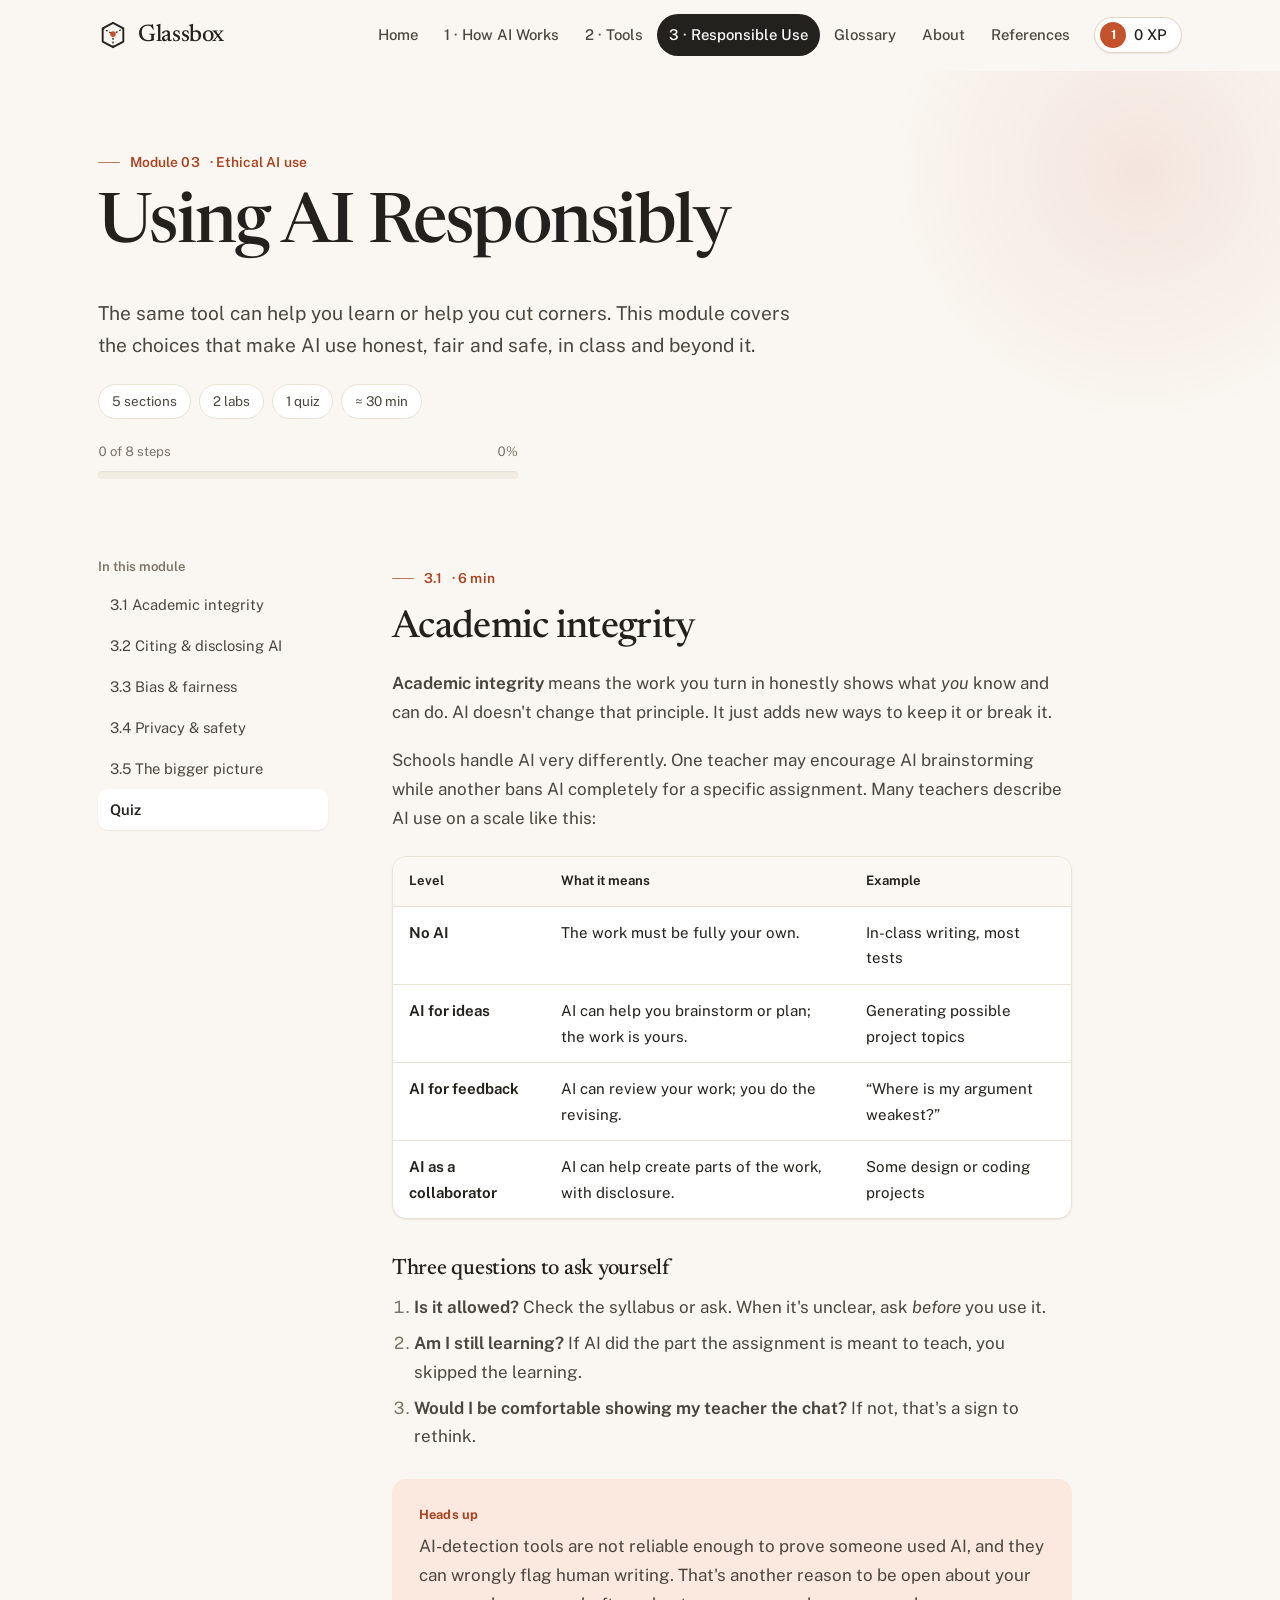
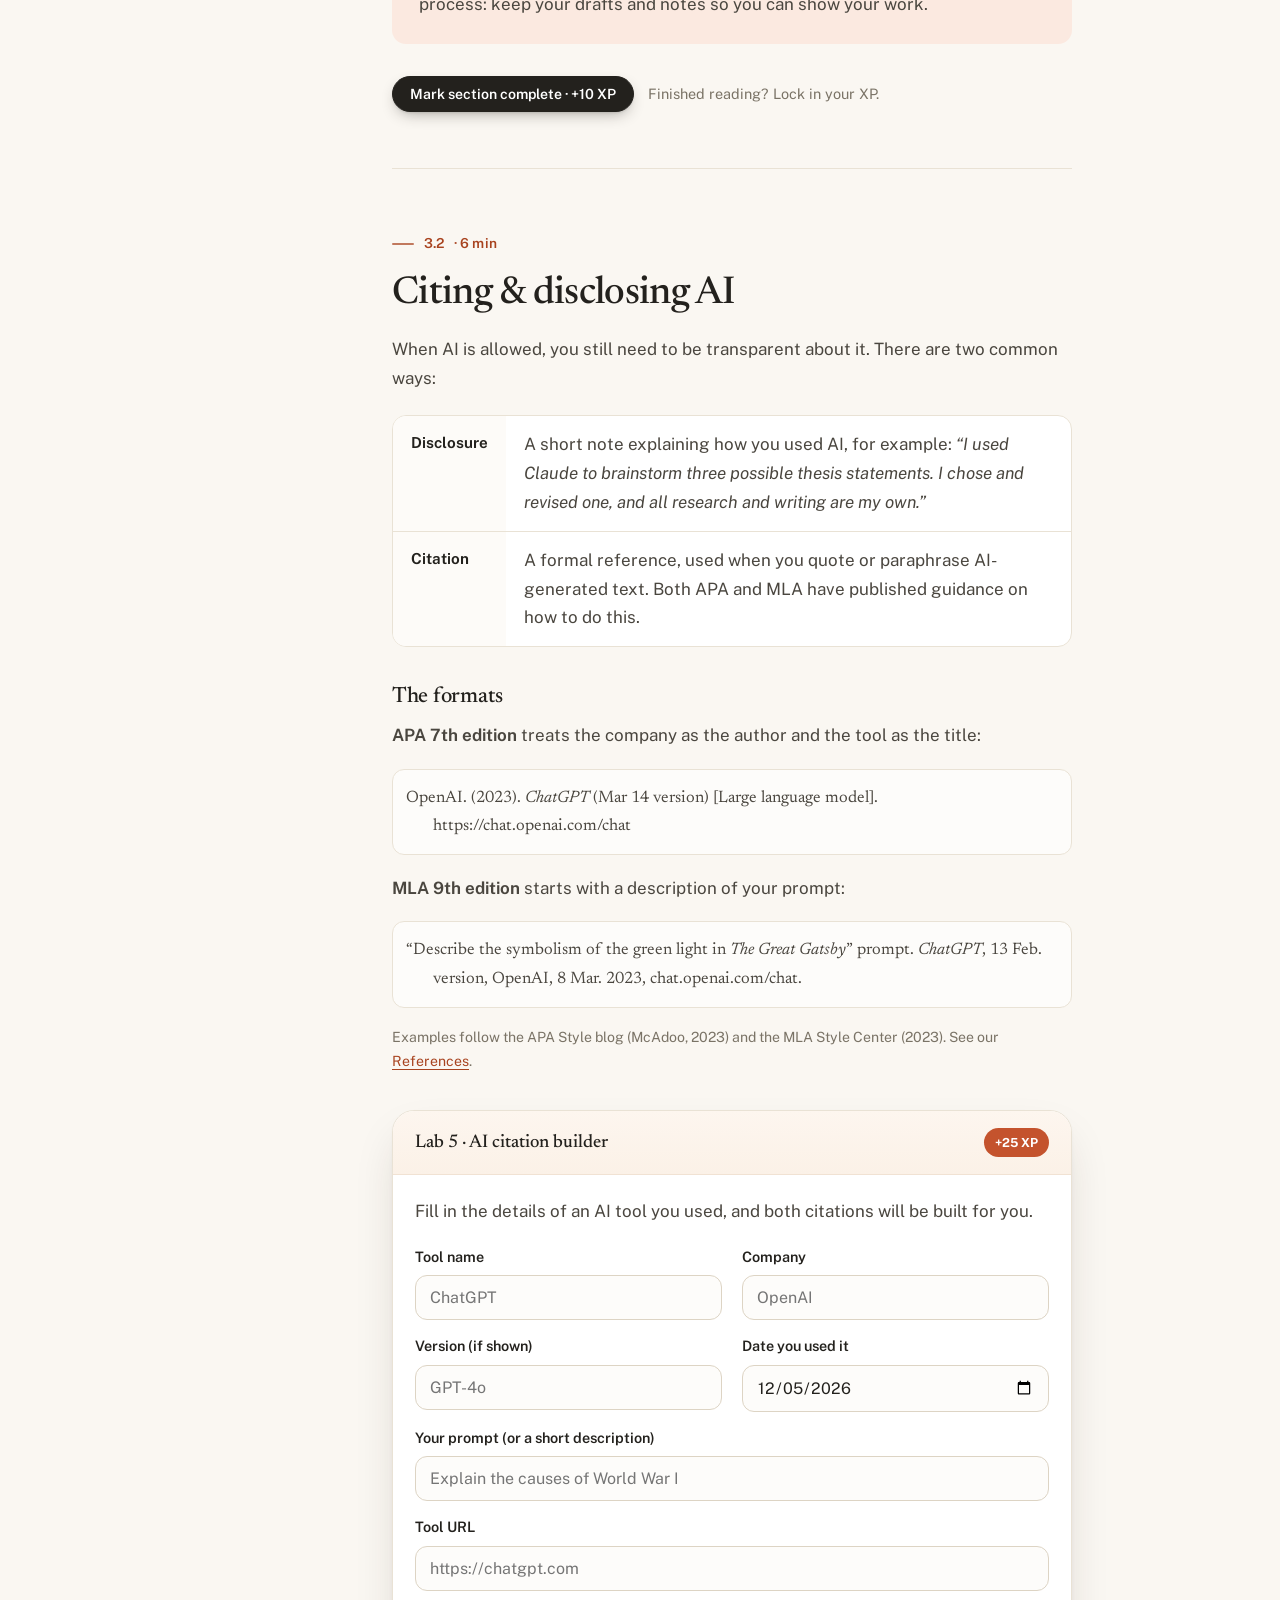
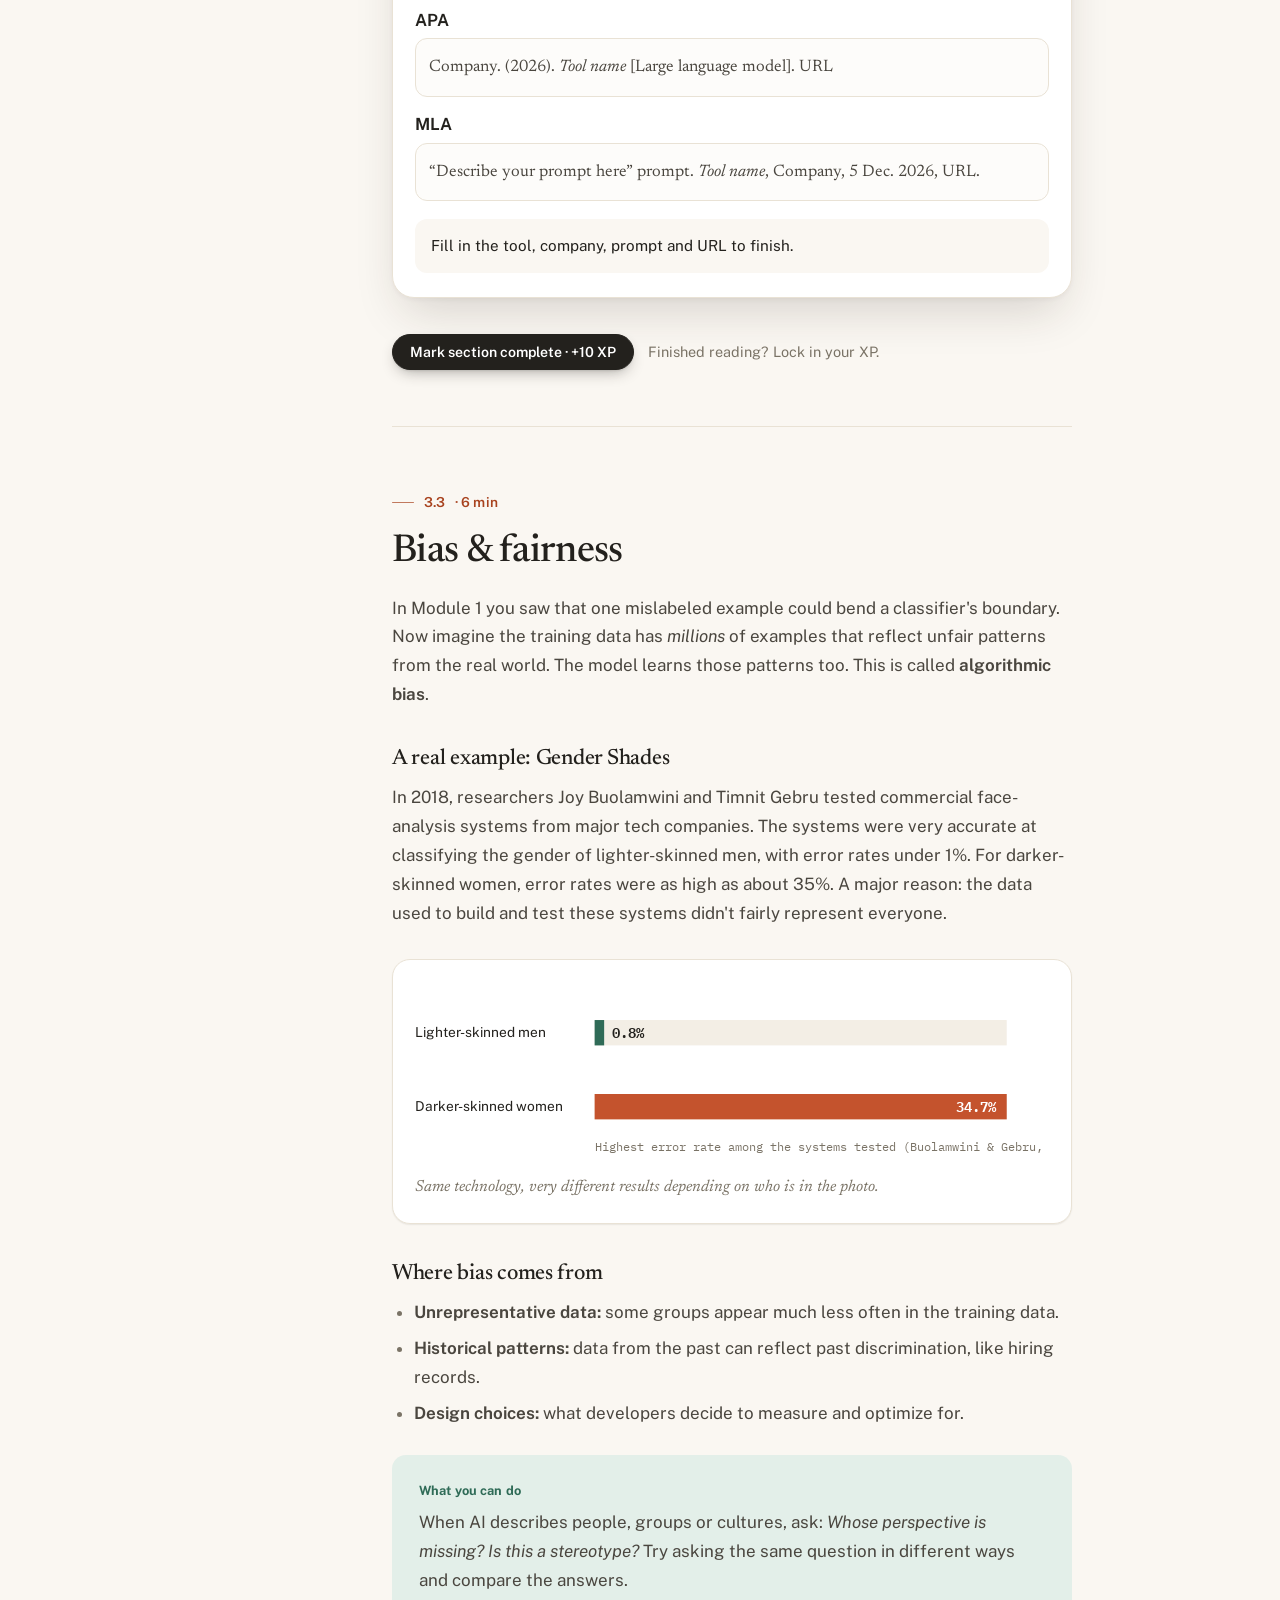
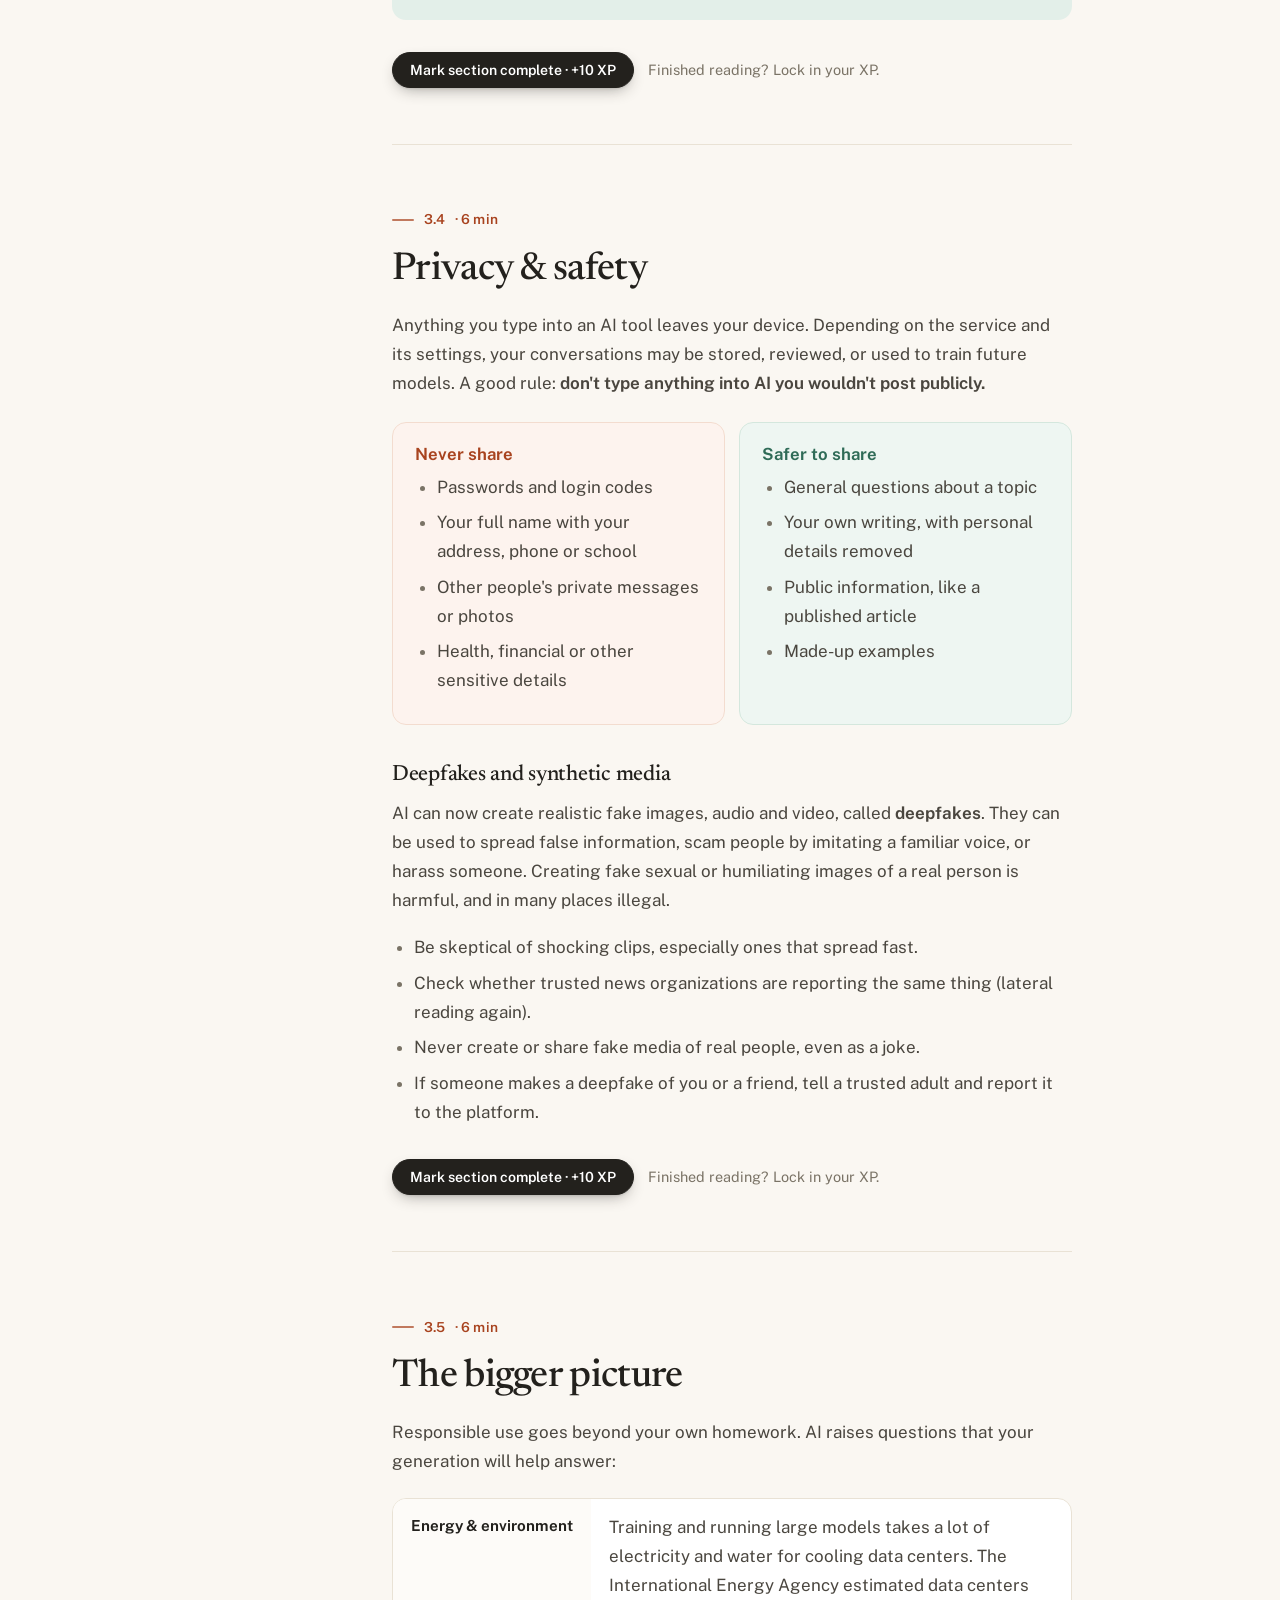
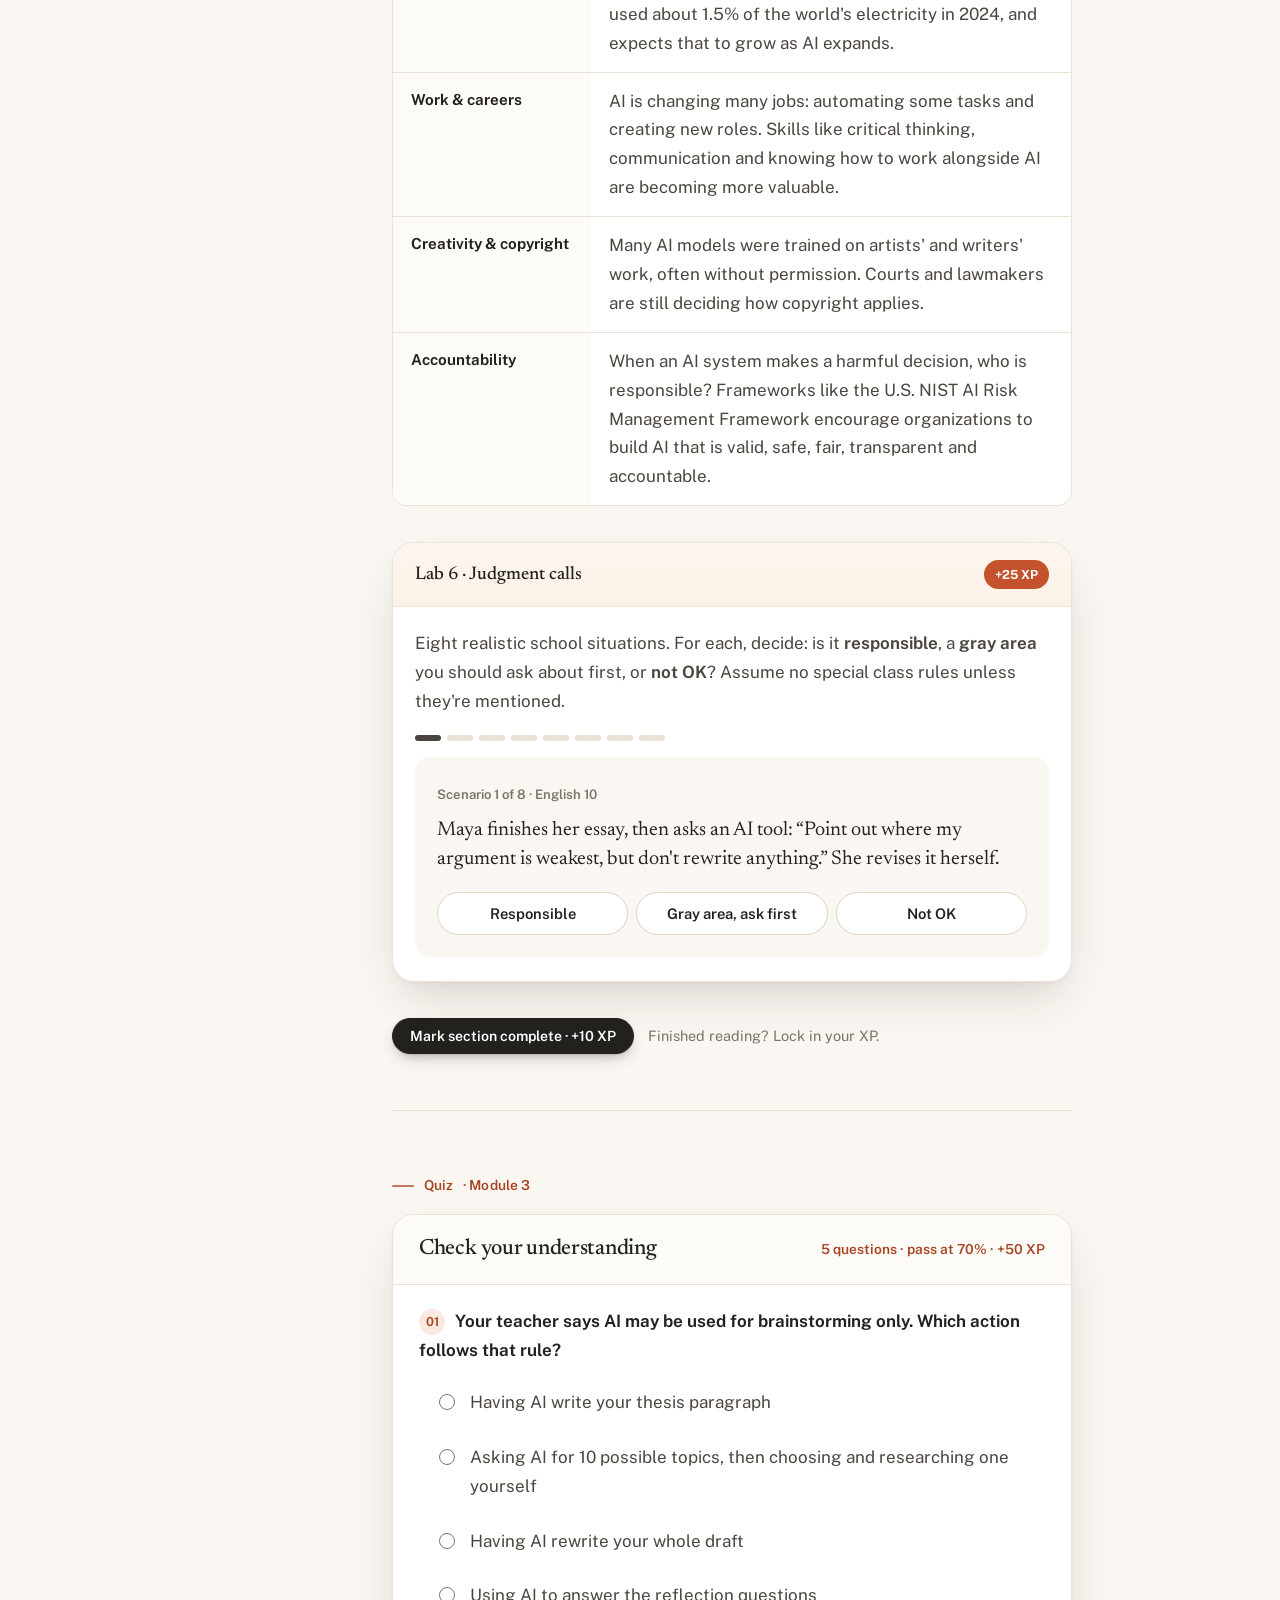
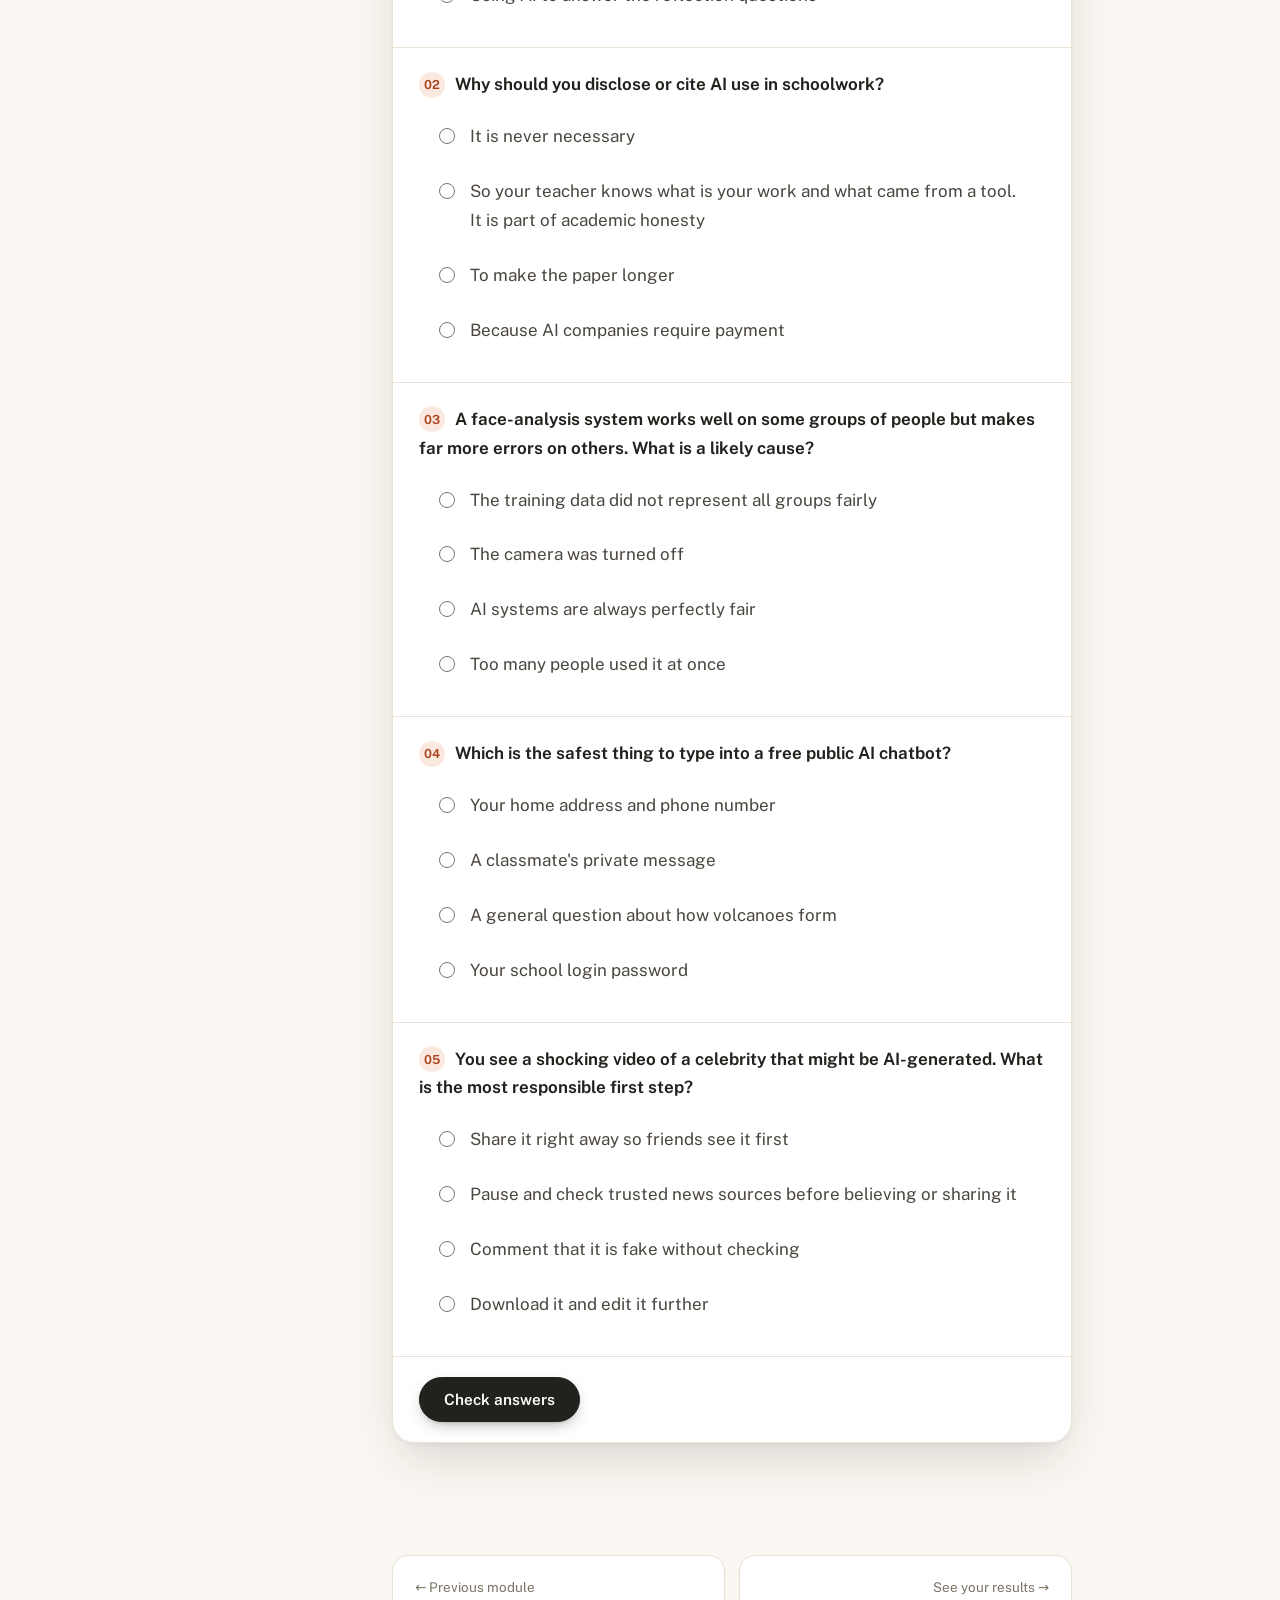
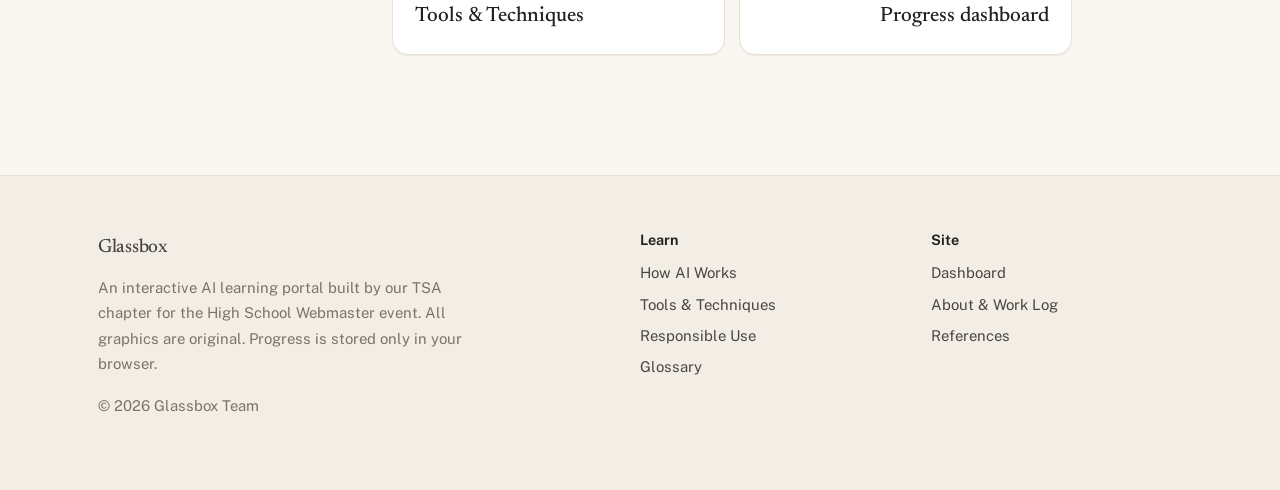
<file: ethics.html>
<!DOCTYPE html>
<html lang="en">
<head>
  <meta charset="utf-8">
  <script>document.documentElement.classList.add("js")</script>
  <meta name="viewport" content="width=device-width, initial-scale=1">
  <title>Module 3: Using AI Responsibly · Glassbox</title>
  <meta name="description" content="Learn how to use AI ethically in school: academic integrity, citing AI in APA and MLA, recognizing bias, protecting privacy, and understanding AI's impact on society.">
  <link rel="icon" href="img/favicon.svg" type="image/svg+xml">
  <link rel="preconnect" href="https://fonts.googleapis.com">
  <link rel="preconnect" href="https://fonts.gstatic.com" crossorigin>
  <link href="https://fonts.googleapis.com/css2?family=IBM+Plex+Mono:wght@400;600&family=Newsreader:ital,opsz,wght@0,6..72,400;0,6..72,500;0,6..72,600;1,6..72,400&family=Public+Sans:wght@400;500;600;700&display=swap" rel="stylesheet">
  <link rel="stylesheet" href="css/style.css">
</head>
<body>
<a class="skip-link" href="#main">Skip to content</a>

<header class="site-header">
  <div class="wrap">
    <a class="brand" href="index.html" aria-label="Glassbox home">
      <svg viewBox="0 0 32 32" aria-hidden="true"><path d="M16 3l11 6v14l-11 6-11-6V9z" fill="none" stroke="#23211d" stroke-width="2" stroke-linejoin="round"/><path d="M5 9l11 6 11-6M16 15v14" fill="none" stroke="#23211d" stroke-width="1.4" stroke-dasharray="2 2"/><circle cx="16" cy="15" r="3" fill="#c4532d"/></svg>
      Glassbox
    </a>
    <button class="nav-toggle" type="button" aria-expanded="false" aria-controls="site-nav">Menu</button>
    <nav id="site-nav" class="nav" aria-label="Main">
      <a href="index.html">Home</a>
      <a href="foundations.html">1 · How AI Works</a>
      <a href="tools.html">2 · Tools</a>
      <a href="ethics.html" aria-current="page">3 · Responsible Use</a>
      <a href="glossary.html">Glossary</a>
      <a href="about.html">About</a>
      <a href="references.html">References</a>
      <a class="xp-pill" href="dashboard.html" title="Open your progress dashboard"><span class="lvl" data-level>1</span><span><span data-xp>0</span> XP</span></a>
    </nav>
  </div>
</header>

<main id="main">
  <header class="module-hero">
    <div class="wrap">
      <span class="eyebrow"><span class="num">Module 03</span> · Ethical AI use</span>
      <h1>Using AI Responsibly</h1>
      <p class="lede">The same tool can help you learn or help you cut corners. This module covers the choices that make AI use honest, fair and safe, in class and beyond it.</p>
      <div class="meta"><span>5 sections</span><span>2 labs</span><span>1 quiz</span><span>≈ 30 min</span></div>
      <div class="bar-label" style="max-width:420px;margin-top:22px"><span data-module-count="ethics">0 of 8 steps</span><span data-module-pct="ethics">0%</span></div>
      <div class="bar" data-module-bar="ethics" role="progressbar" aria-label="Module 3 progress" aria-valuemin="0" aria-valuemax="100"><i></i></div>
    </div>
  </header>

  <div class="wrap module-layout">
    <aside class="toc" aria-label="In this module">
      <h4>In this module</h4>
      <ol>
        <li><a href="#e-integrity">3.1 Academic integrity</a></li>
        <li><a href="#e-cite">3.2 Citing &amp; disclosing AI</a></li>
        <li><a href="#e-bias">3.3 Bias &amp; fairness</a></li>
        <li><a href="#e-privacy">3.4 Privacy &amp; safety</a></li>
        <li><a href="#e-impact">3.5 The bigger picture</a></li>
        <li><a href="#quiz">Quiz</a></li>
      </ol>
    </aside>

    <article class="lesson">

      <section id="e-integrity">
        <span class="eyebrow"><span class="num">3.1</span> · 6 min</span>
        <h2>Academic integrity</h2>
        <p><strong>Academic integrity</strong> means the work you turn in honestly shows what <em>you</em> know and can do. AI doesn't change that principle. It just adds new ways to keep it or break it.</p>
        <p>Schools handle AI very differently. One teacher may encourage AI brainstorming while another bans AI completely for a specific assignment. Many teachers describe AI use on a scale like this:</p>
        <div class="table-wrap">
          <table>
            <thead><tr><th>Level</th><th>What it means</th><th>Example</th></tr></thead>
            <tbody>
              <tr><td><strong>No AI</strong></td><td>The work must be fully your own.</td><td>In-class writing, most tests</td></tr>
              <tr><td><strong>AI for ideas</strong></td><td>AI can help you brainstorm or plan; the work is yours.</td><td>Generating possible project topics</td></tr>
              <tr><td><strong>AI for feedback</strong></td><td>AI can review your work; you do the revising.</td><td>“Where is my argument weakest?”</td></tr>
              <tr><td><strong>AI as a collaborator</strong></td><td>AI can help create parts of the work, with disclosure.</td><td>Some design or coding projects</td></tr>
            </tbody>
          </table>
        </div>
        <h3>Three questions to ask yourself</h3>
        <ol>
          <li><strong>Is it allowed?</strong> Check the syllabus or ask. When it's unclear, ask <em>before</em> you use it.</li>
          <li><strong>Am I still learning?</strong> If AI did the part the assignment is meant to teach, you skipped the learning.</li>
          <li><strong>Would I be comfortable showing my teacher the chat?</strong> If not, that's a sign to rethink.</li>
        </ol>
        <div class="callout warn">
          <span class="tag">Heads up</span>
          <p>AI-detection tools are not reliable enough to prove someone used AI, and they can wrongly flag human writing. That's another reason to be open about your process: keep your drafts and notes so you can show your work.</p>
        </div>
        <div class="read-check"><button class="btn small" type="button" data-read="e-integrity">Mark section complete · +10 XP</button><span>Finished reading? Lock in your XP.</span></div>
      </section>

      <section id="e-cite">
        <span class="eyebrow"><span class="num">3.2</span> · 6 min</span>
        <h2>Citing &amp; disclosing AI</h2>
        <p>When AI is allowed, you still need to be transparent about it. There are two common ways:</p>
        <dl class="def-list">
          <dt>Disclosure</dt><dd>A short note explaining how you used AI, for example: <em>“I used Claude to brainstorm three possible thesis statements. I chose and revised one, and all research and writing are my own.”</em></dd>
          <dt>Citation</dt><dd>A formal reference, used when you quote or paraphrase AI-generated text. Both APA and MLA have published guidance on how to do this.</dd>
        </dl>
        <h3>The formats</h3>
        <p><strong>APA 7th edition</strong> treats the company as the author and the tool as the title:</p>
        <p class="cite-out">OpenAI. (2023). <em>ChatGPT</em> (Mar 14 version) [Large language model]. https://chat.openai.com/chat</p>
        <p><strong>MLA 9th edition</strong> starts with a description of your prompt:</p>
        <p class="cite-out">“Describe the symbolism of the green light in <em>The Great Gatsby</em>” prompt. <em>ChatGPT</em>, 13 Feb. version, OpenAI, 8 Mar. 2023, chat.openai.com/chat.</p>
        <p style="font-size:.88rem;color:var(--muted)">Examples follow the APA Style blog (McAdoo, 2023) and the MLA Style Center (2023). See our <a href="references.html">References</a>.</p>

        <div class="lab" id="lab-cite">
          <div class="lab-head"><span class="t">Lab 5 · AI citation builder</span><span class="xp" data-lab-xp="lab-cite">+25 XP</span></div>
          <div class="lab-body">
            <p>Fill in the details of an AI tool you used, and both citations will be built for you.</p>
            <div class="two-col" style="gap:14px 20px">
              <div><label for="c-tool">Tool name</label><input type="text" id="c-tool" placeholder="ChatGPT"></div>
              <div><label for="c-company">Company</label><input type="text" id="c-company" placeholder="OpenAI"></div>
              <div><label for="c-version">Version (if shown)</label><input type="text" id="c-version" placeholder="GPT-4o"></div>
              <div><label for="c-date">Date you used it</label><input type="date" id="c-date"></div>
            </div>
            <div style="margin-top:14px"><label for="c-prompt">Your prompt (or a short description)</label><input type="text" id="c-prompt" placeholder="Explain the causes of World War I"></div>
            <div style="margin-top:14px"><label for="c-url">Tool URL</label><input type="text" id="c-url" placeholder="https://chatgpt.com"></div>
            <h4 style="margin-top:20px">APA</h4>
            <p class="cite-out" data-apa aria-live="polite"></p>
            <h4>MLA</h4>
            <p class="cite-out" data-mla aria-live="polite"></p>
            <div class="feedback" aria-live="polite"></div>
          </div>
        </div>
        <div class="read-check"><button class="btn small" type="button" data-read="e-cite">Mark section complete · +10 XP</button><span>Finished reading? Lock in your XP.</span></div>
      </section>

      <section id="e-bias">
        <span class="eyebrow"><span class="num">3.3</span> · 6 min</span>
        <h2>Bias &amp; fairness</h2>
        <p>In Module 1 you saw that one mislabeled example could bend a classifier's boundary. Now imagine the training data has <em>millions</em> of examples that reflect unfair patterns from the real world. The model learns those patterns too. This is called <strong>algorithmic bias</strong>.</p>
        <h3>A real example: Gender Shades</h3>
        <p>In 2018, researchers Joy Buolamwini and Timnit Gebru tested commercial face-analysis systems from major tech companies. The systems were very accurate at classifying the gender of lighter-skinned men, with error rates under 1%. For darker-skinned women, error rates were as high as about 35%. A major reason: the data used to build and test these systems didn't fairly represent everyone.</p>
        <figure>
          <svg viewBox="0 0 600 170" role="img" aria-labelledby="gs-t gs-d">
            <title id="gs-t">Maximum error rates in the Gender Shades study</title>
            <desc id="gs-d">Bar chart. Lighter-skinned men: 0.8 percent maximum error. Darker-skinned women: 34.7 percent maximum error.</desc>
            <g font-family="Public Sans, sans-serif" font-size="13" fill="#23211d">
              <text x="0" y="52">Lighter-skinned men</text>
              <text x="0" y="122">Darker-skinned women</text>
            </g>
            <rect x="170" y="36" width="390" height="24" fill="#f3eee5"/><rect x="170" y="36" width="9" height="24" fill="#2f6b57"/>
            <rect x="170" y="106" width="390" height="24" fill="#f3eee5"/><rect x="170" y="106" width="390" height="24" fill="#c4532d"/>
            <g font-family="IBM Plex Mono, monospace" font-size="13" font-weight="600">
              <text x="186" y="53" fill="#23211d">0.8%</text>
              <text x="550" y="123" fill="#fff" text-anchor="end">34.7%</text>
            </g>
            <text x="170" y="160" font-family="IBM Plex Mono, monospace" font-size="11" fill="#7a7366">Highest error rate among the systems tested (Buolamwini &amp; Gebru, 2018)</text>
          </svg>
          <figcaption>Same technology, very different results depending on who is in the photo.</figcaption>
        </figure>
        <h3>Where bias comes from</h3>
        <ul>
          <li><strong>Unrepresentative data:</strong> some groups appear much less often in the training data.</li>
          <li><strong>Historical patterns:</strong> data from the past can reflect past discrimination, like hiring records.</li>
          <li><strong>Design choices:</strong> what developers decide to measure and optimize for.</li>
        </ul>
        <div class="callout green">
          <span class="tag">What you can do</span>
          <p>When AI describes people, groups or cultures, ask: <em>Whose perspective is missing? Is this a stereotype?</em> Try asking the same question in different ways and compare the answers.</p>
        </div>
        <div class="read-check"><button class="btn small" type="button" data-read="e-bias">Mark section complete · +10 XP</button><span>Finished reading? Lock in your XP.</span></div>
      </section>

      <section id="e-privacy">
        <span class="eyebrow"><span class="num">3.4</span> · 6 min</span>
        <h2>Privacy &amp; safety</h2>
        <p>Anything you type into an AI tool leaves your device. Depending on the service and its settings, your conversations may be stored, reviewed, or used to train future models. A good rule: <strong>don't type anything into AI you wouldn't post publicly.</strong></p>
        <div class="compare">
          <div class="bad"><h4>Never share</h4><ul><li>Passwords and login codes</li><li>Your full name with your address, phone or school</li><li>Other people's private messages or photos</li><li>Health, financial or other sensitive details</li></ul></div>
          <div class="good"><h4>Safer to share</h4><ul><li>General questions about a topic</li><li>Your own writing, with personal details removed</li><li>Public information, like a published article</li><li>Made-up examples</li></ul></div>
        </div>
        <h3>Deepfakes and synthetic media</h3>
        <p>AI can now create realistic fake images, audio and video, called <strong>deepfakes</strong>. They can be used to spread false information, scam people by imitating a familiar voice, or harass someone. Creating fake sexual or humiliating images of a real person is harmful, and in many places illegal.</p>
        <ul>
          <li>Be skeptical of shocking clips, especially ones that spread fast.</li>
          <li>Check whether trusted news organizations are reporting the same thing (lateral reading again).</li>
          <li>Never create or share fake media of real people, even as a joke.</li>
          <li>If someone makes a deepfake of you or a friend, tell a trusted adult and report it to the platform.</li>
        </ul>
        <div class="read-check"><button class="btn small" type="button" data-read="e-privacy">Mark section complete · +10 XP</button><span>Finished reading? Lock in your XP.</span></div>
      </section>

      <section id="e-impact">
        <span class="eyebrow"><span class="num">3.5</span> · 6 min</span>
        <h2>The bigger picture</h2>
        <p>Responsible use goes beyond your own homework. AI raises questions that your generation will help answer:</p>
        <dl class="def-list">
          <dt>Energy &amp; environment</dt><dd>Training and running large models takes a lot of electricity and water for cooling data centers. The International Energy Agency estimated data centers used about 1.5% of the world's electricity in 2024, and expects that to grow as AI expands.</dd>
          <dt>Work &amp; careers</dt><dd>AI is changing many jobs: automating some tasks and creating new roles. Skills like critical thinking, communication and knowing how to work alongside AI are becoming more valuable.</dd>
          <dt>Creativity &amp; copyright</dt><dd>Many AI models were trained on artists' and writers' work, often without permission. Courts and lawmakers are still deciding how copyright applies.</dd>
          <dt>Accountability</dt><dd>When an AI system makes a harmful decision, who is responsible? Frameworks like the U.S. NIST AI Risk Management Framework encourage organizations to build AI that is valid, safe, fair, transparent and accountable.</dd>
        </dl>

        <div class="lab" id="lab-scenarios">
          <div class="lab-head"><span class="t">Lab 6 · Judgment calls</span><span class="xp" data-lab-xp="lab-scenarios">+25 XP</span></div>
          <div class="lab-body">
            <p>Eight realistic school situations. For each, decide: is it <b>responsible</b>, a <b>gray area</b> you should ask about first, or <b>not OK</b>? Assume no special class rules unless they're mentioned.</p>
            <div class="scenario-dots" aria-hidden="true"></div>
            <div class="scenario-card" aria-live="polite"></div>
            <div class="feedback" aria-live="polite"></div>
          </div>
        </div>
        <div class="read-check"><button class="btn small" type="button" data-read="e-impact">Mark section complete · +10 XP</button><span>Finished reading? Lock in your XP.</span></div>
      </section>

      <section id="quiz" style="border-bottom:0">
        <span class="eyebrow"><span class="num">Quiz</span> · Module 3</span>
        <div class="quiz" data-quiz="ethics"></div>
      </section>

      <nav class="next-module" aria-label="Module navigation">
        <a href="tools.html"><span>← Previous module</span><b>Tools &amp; Techniques</b></a>
        <a class="right" href="dashboard.html"><span>See your results →</span><b>Progress dashboard</b></a>
      </nav>
    </article>
  </div>

</main>

<footer class="site-footer">
  <div class="wrap cols">
    <div>
      <a class="brand" href="index.html" style="font-size:1.2rem">Glassbox</a>
      <p style="margin-top:10px;max-width:42ch">An interactive AI learning portal built by our TSA chapter for the High School Webmaster event. All graphics are original. Progress is stored only in your browser.</p>
      <p>&copy; <span data-year>2026</span> Glassbox Team</p>
    </div>
    <div>
      <h4>Learn</h4>
      <ul><li><a href="foundations.html">How AI Works</a></li><li><a href="tools.html">Tools &amp; Techniques</a></li><li><a href="ethics.html">Responsible Use</a></li><li><a href="glossary.html">Glossary</a></li></ul>
    </div>
    <div>
      <h4>Site</h4>
      <ul><li><a href="dashboard.html">Dashboard</a></li><li><a href="about.html">About &amp; Work Log</a></li><li><a href="references.html">References</a></li></ul>
    </div>
  </div>
</footer>

<script src="js/progress.js"></script>
<script src="js/labs.js"></script>
<script src="js/quiz.js"></script>
</body>
</html>
</file>
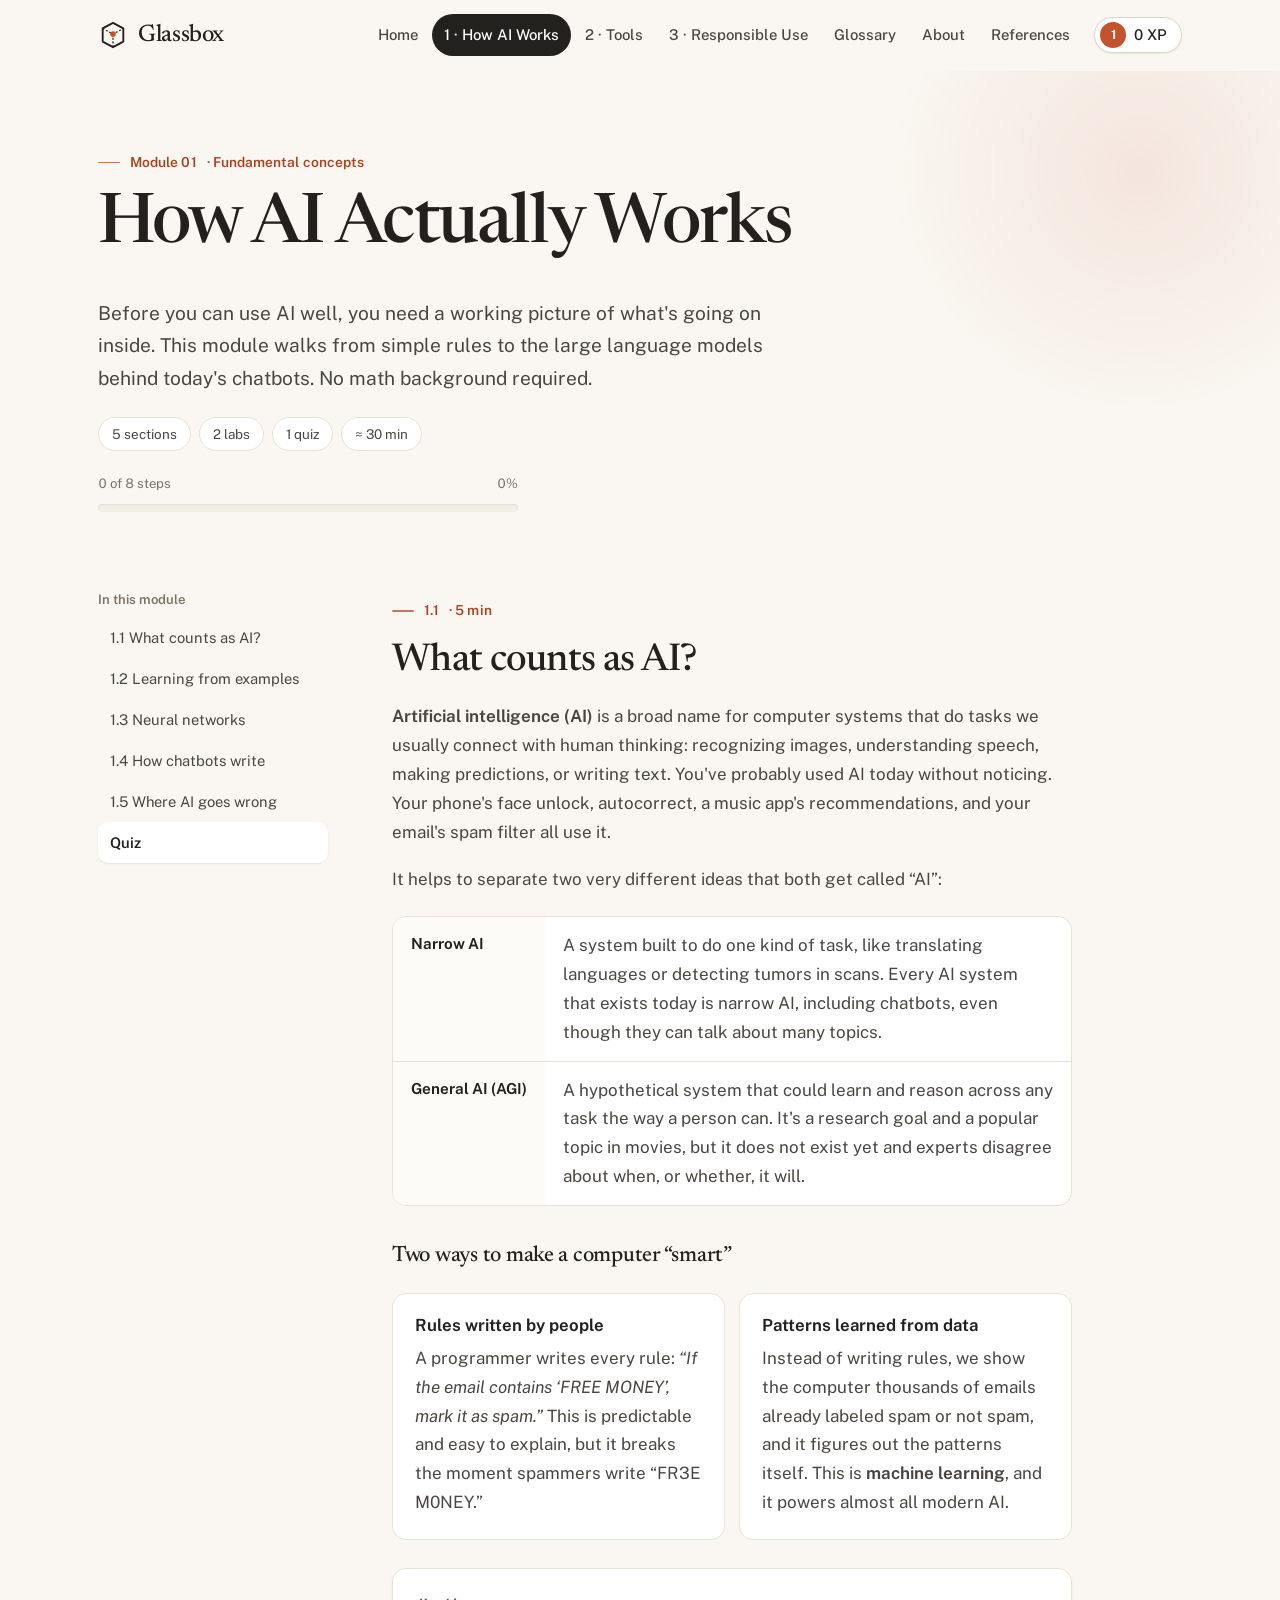
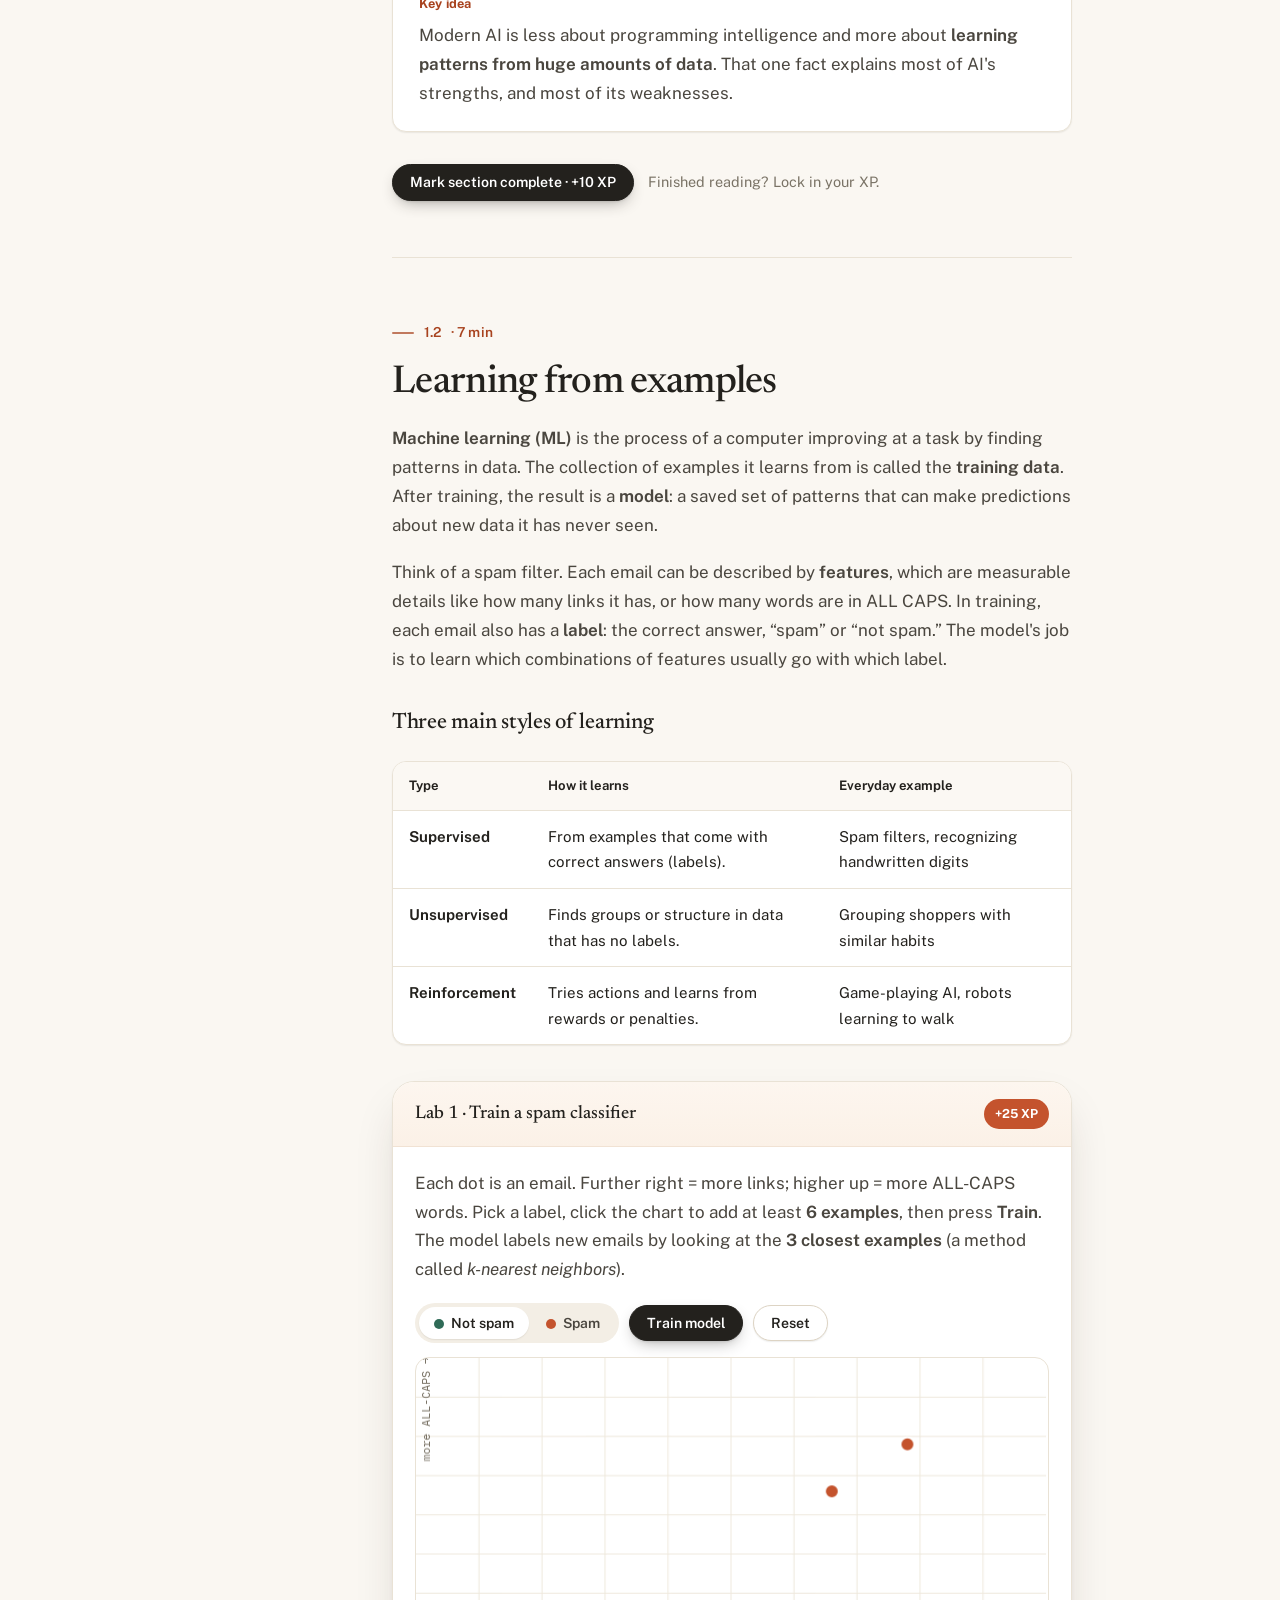
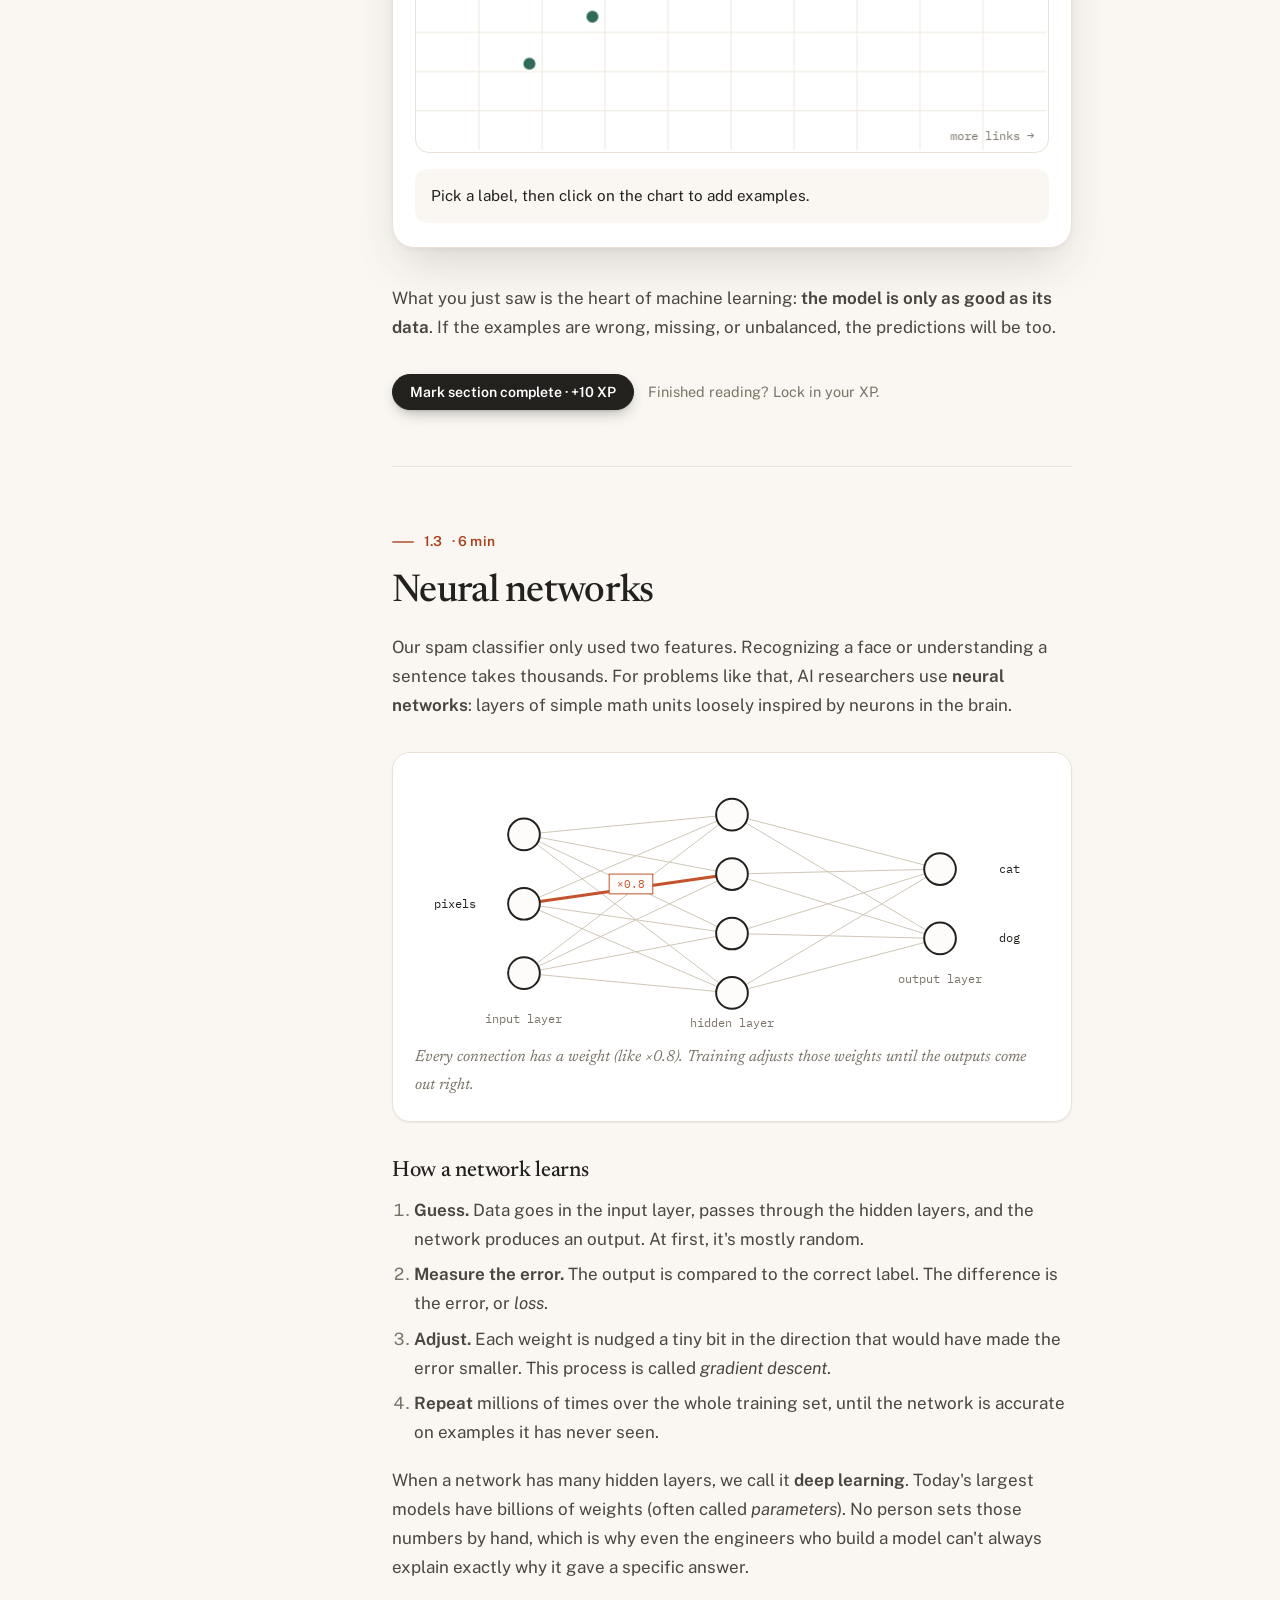
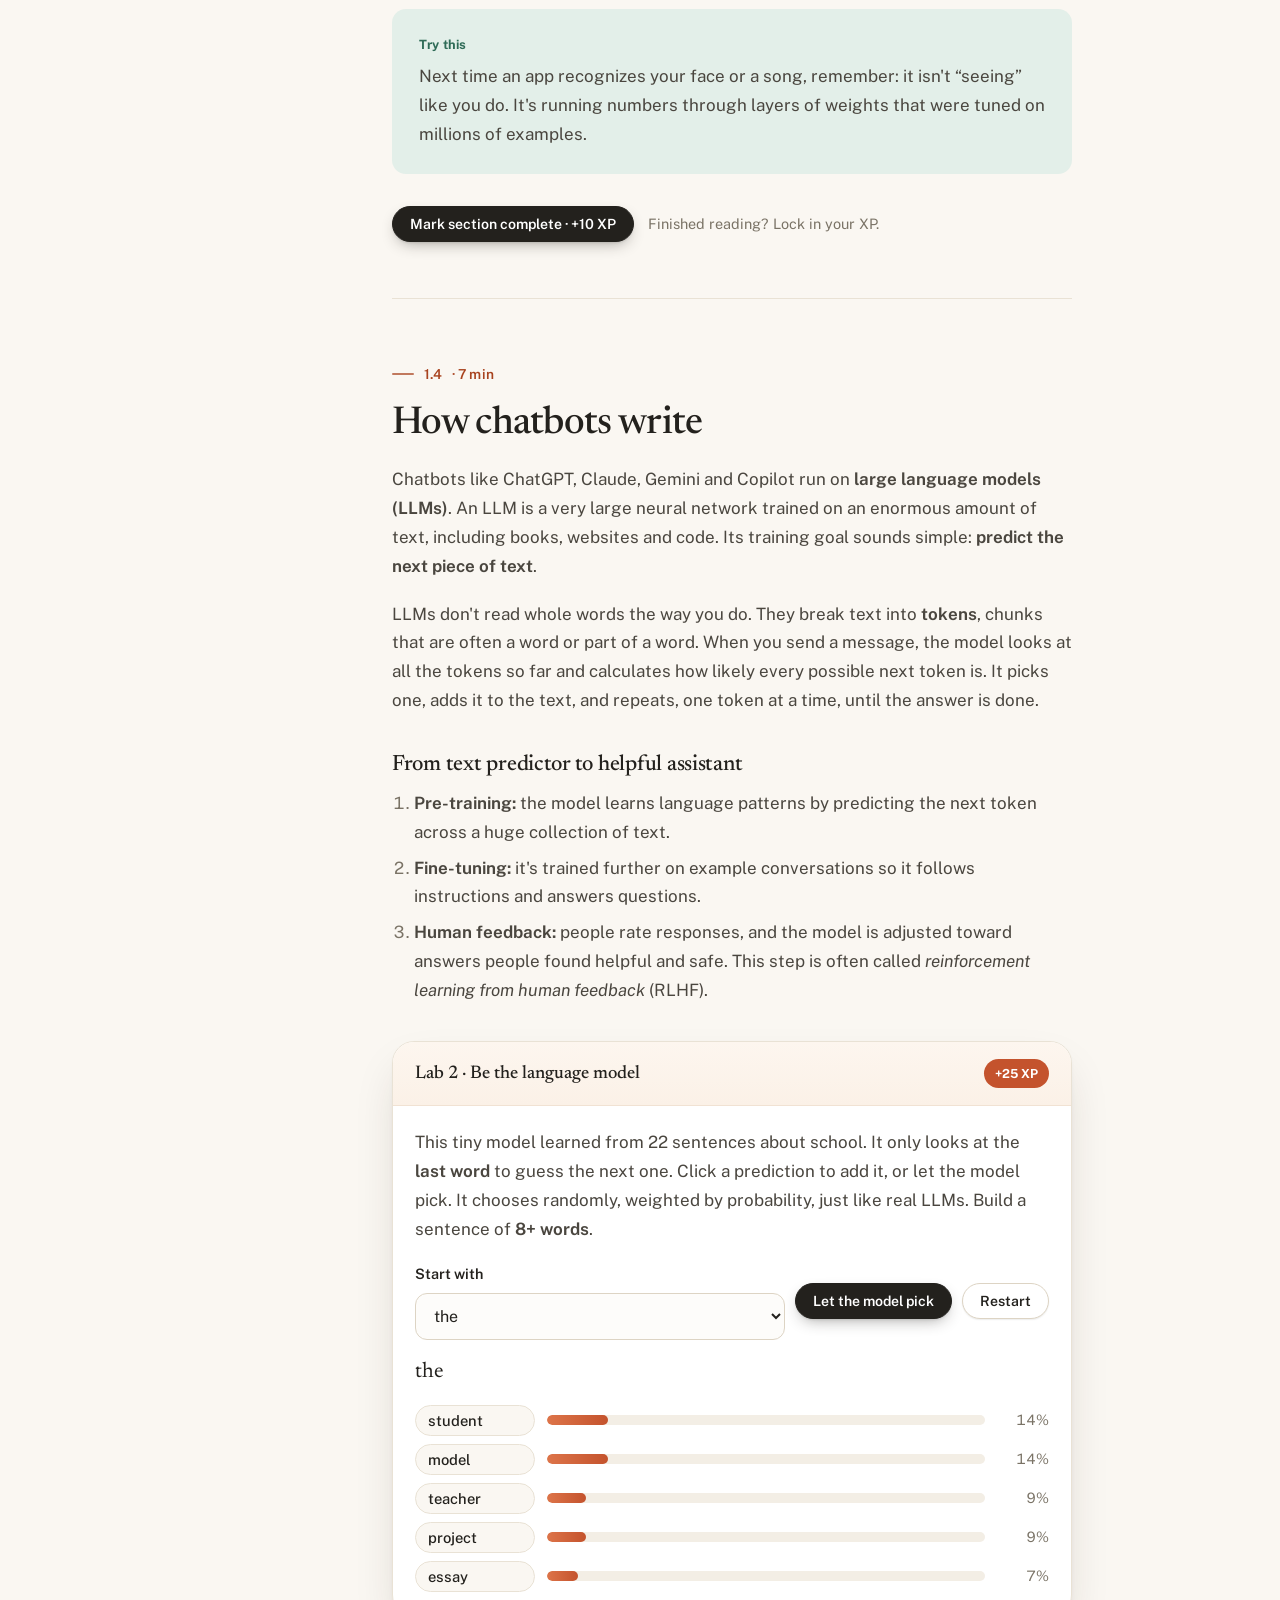
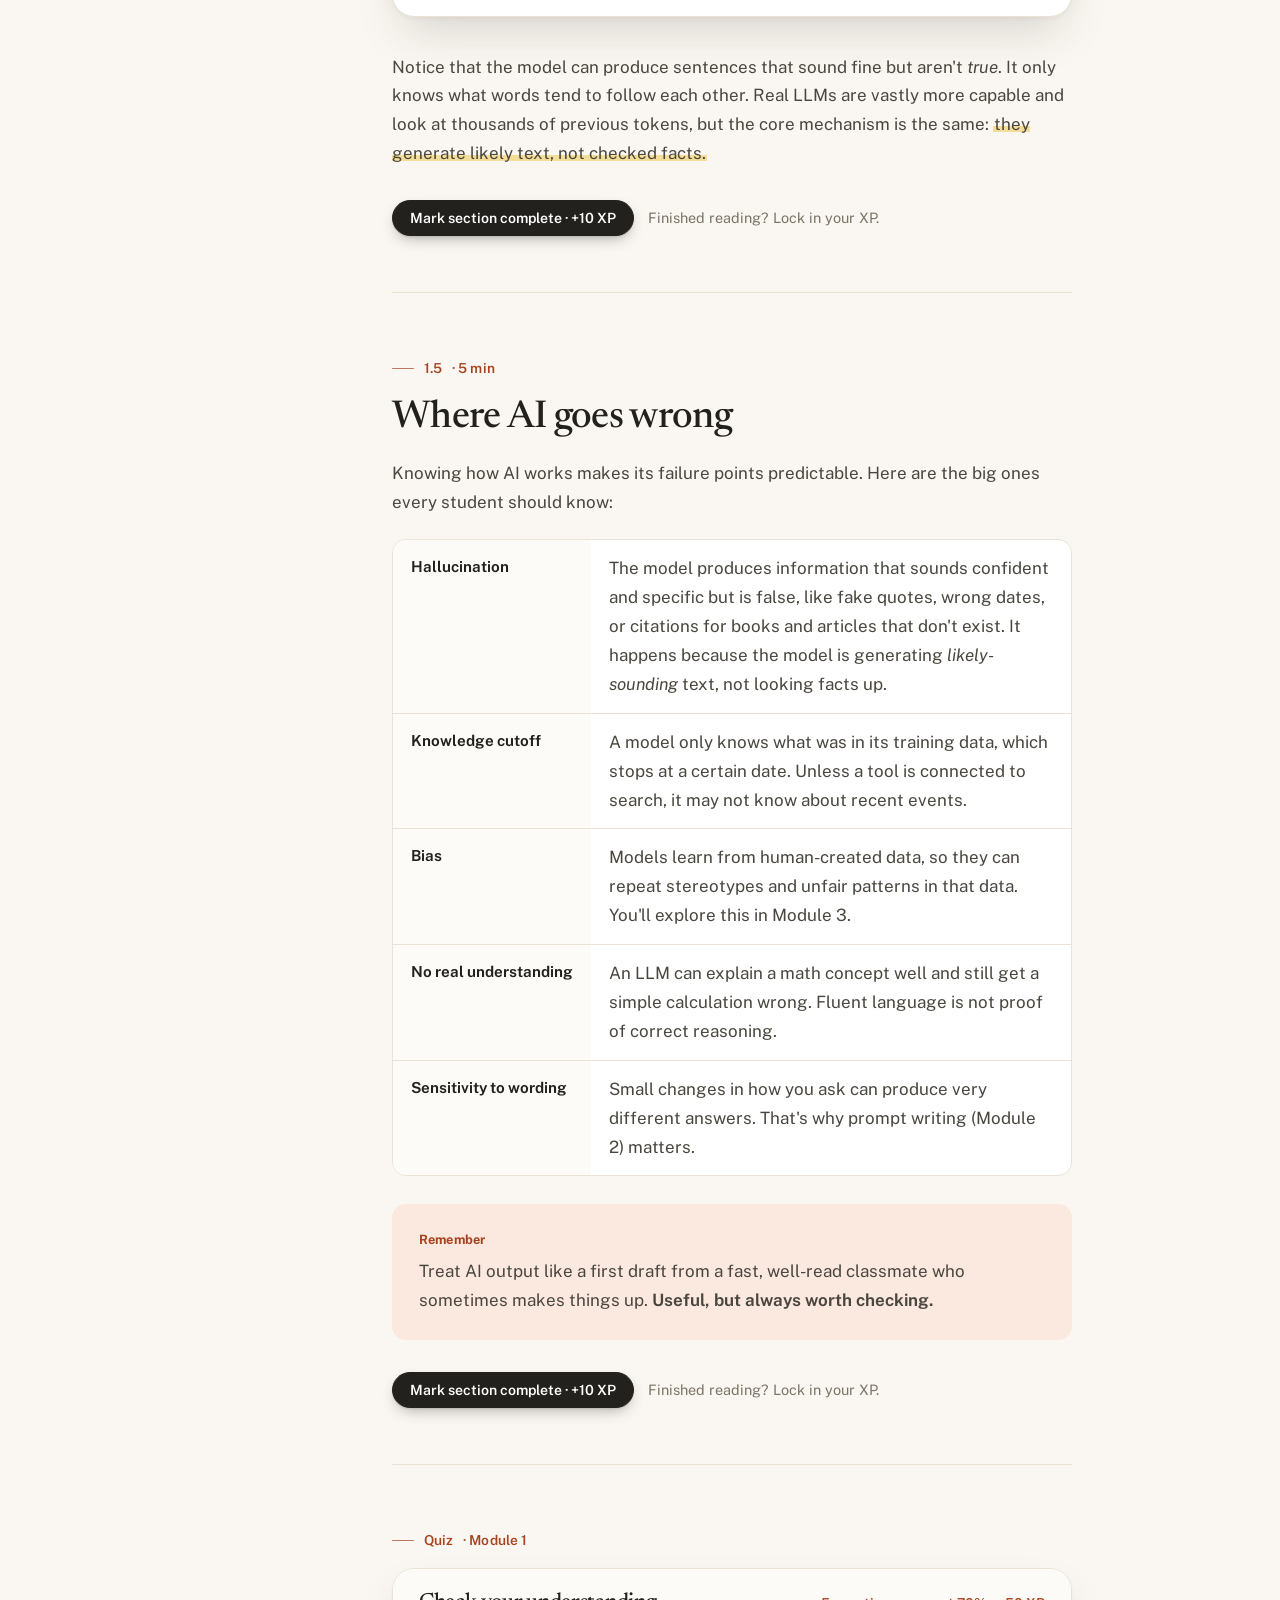
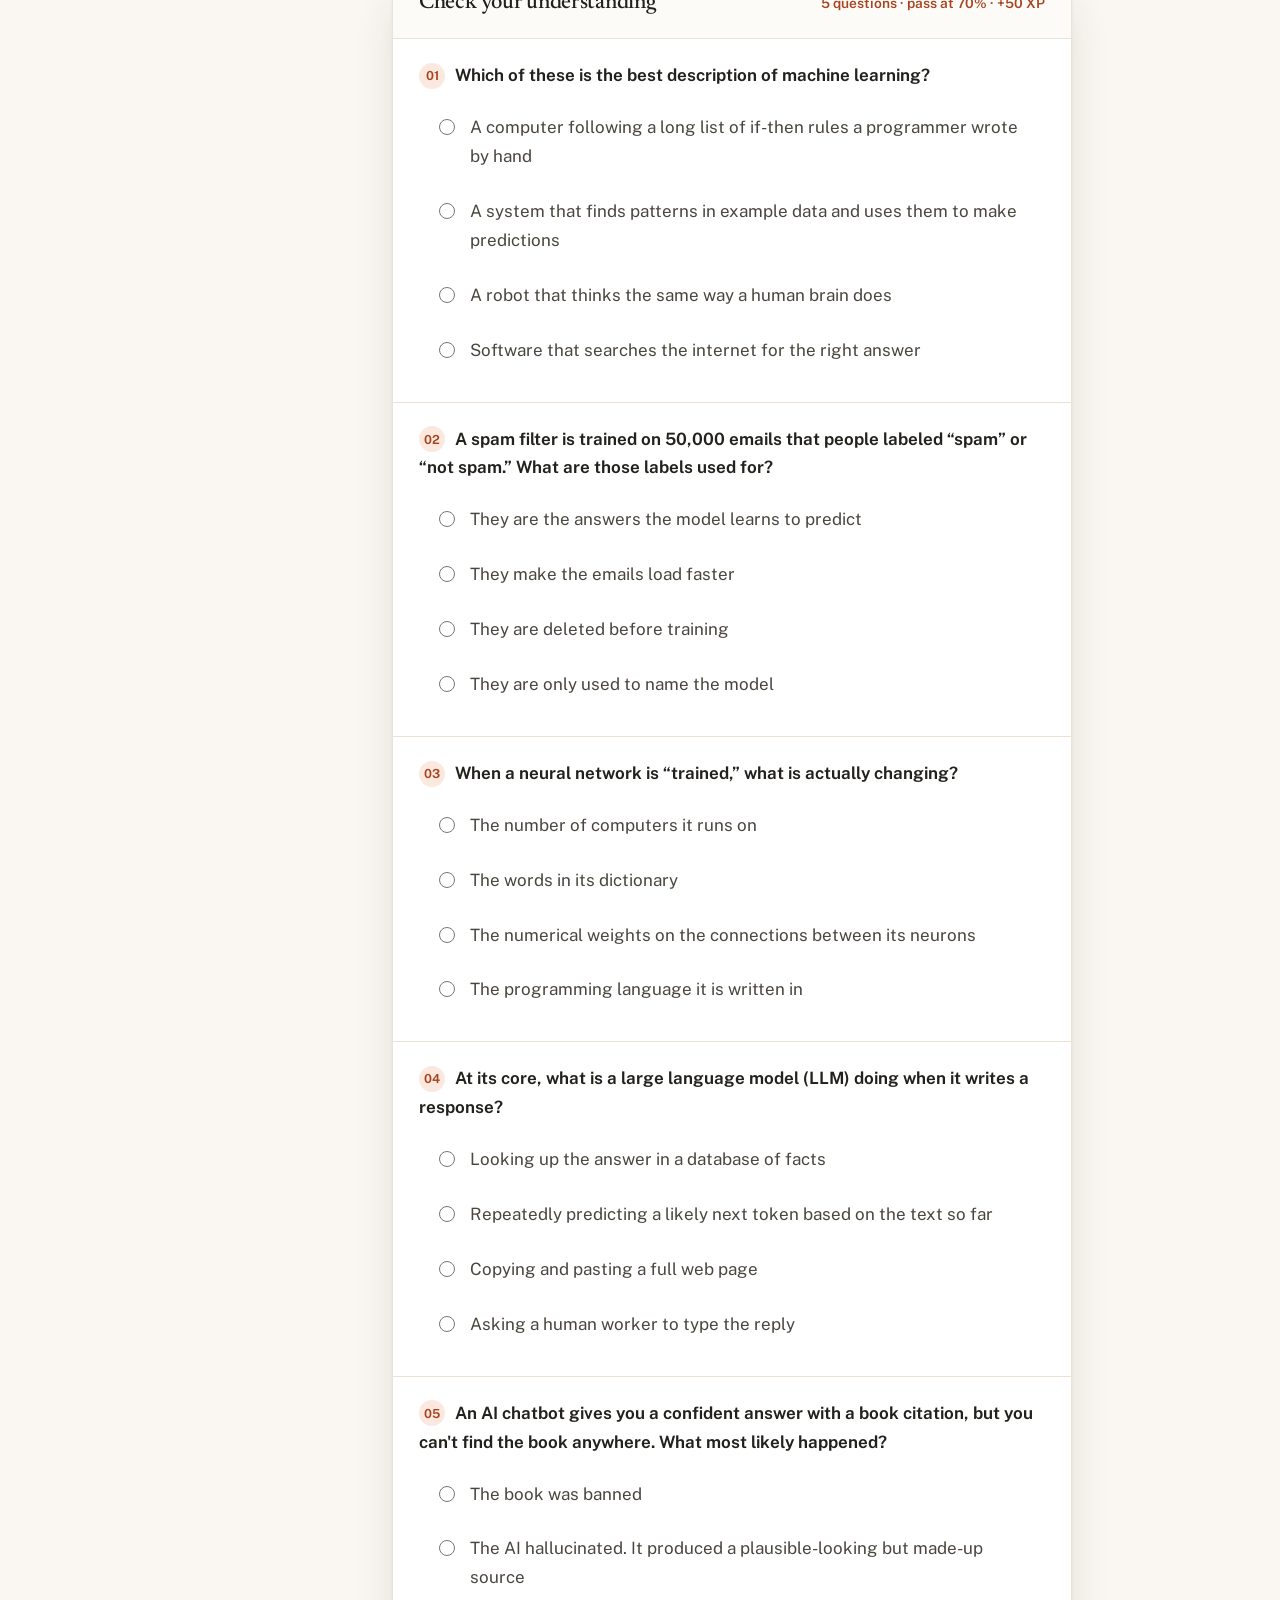
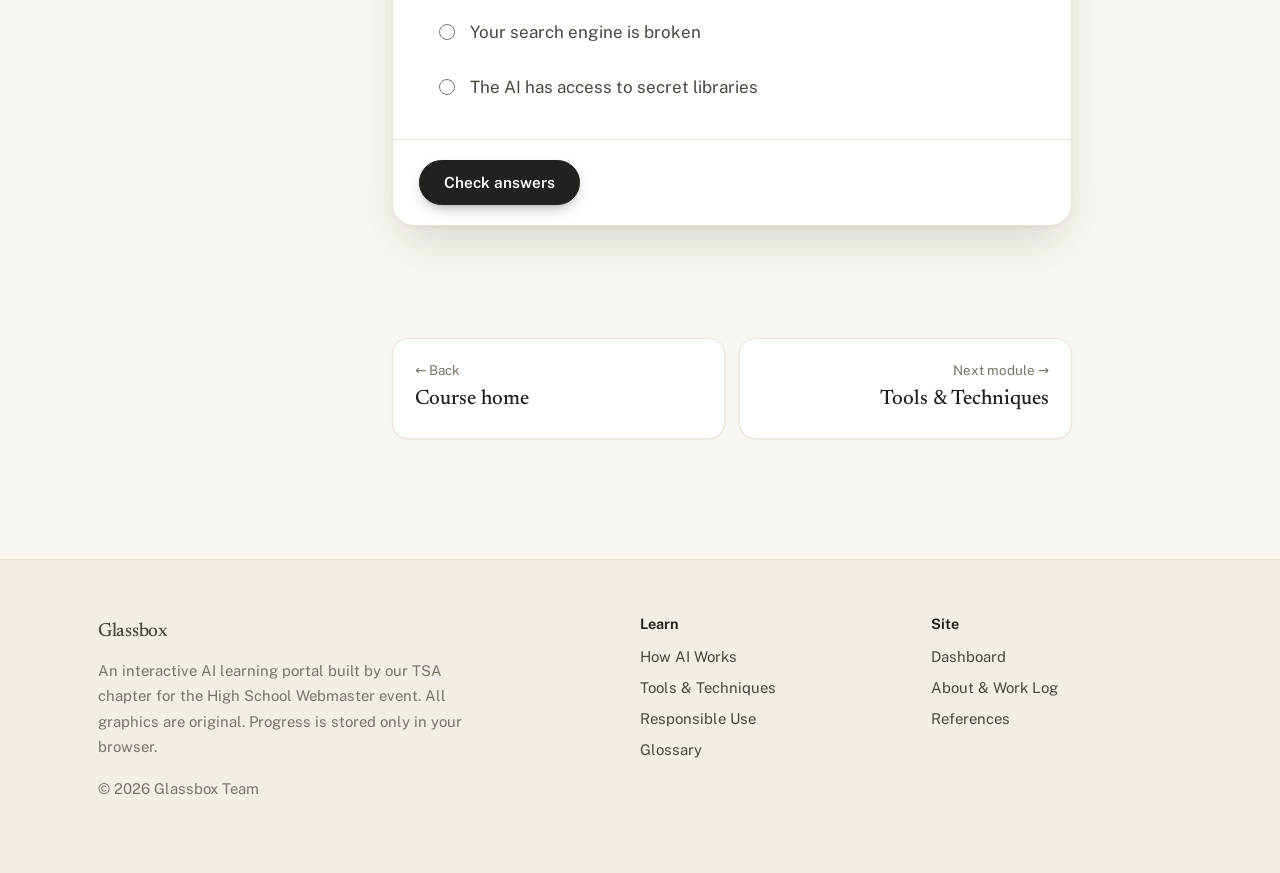
<file: foundations.html>
<!DOCTYPE html>
<html lang="en">
<head>
  <meta charset="utf-8">
  <script>document.documentElement.classList.add("js")</script>
  <meta name="viewport" content="width=device-width, initial-scale=1">
  <title>Module 1: How AI Actually Works · Glassbox</title>
  <meta name="description" content="Learn what artificial intelligence is, how machine learning and neural networks work, how large language models generate text, and why AI makes mistakes.">
  <link rel="icon" href="img/favicon.svg" type="image/svg+xml">
  <link rel="preconnect" href="https://fonts.googleapis.com">
  <link rel="preconnect" href="https://fonts.gstatic.com" crossorigin>
  <link href="https://fonts.googleapis.com/css2?family=IBM+Plex+Mono:wght@400;600&family=Newsreader:ital,opsz,wght@0,6..72,400;0,6..72,500;0,6..72,600;1,6..72,400&family=Public+Sans:wght@400;500;600;700&display=swap" rel="stylesheet">
  <link rel="stylesheet" href="css/style.css">
</head>
<body>
<a class="skip-link" href="#main">Skip to content</a>

<header class="site-header">
  <div class="wrap">
    <a class="brand" href="index.html" aria-label="Glassbox home">
      <svg viewBox="0 0 32 32" aria-hidden="true"><path d="M16 3l11 6v14l-11 6-11-6V9z" fill="none" stroke="#23211d" stroke-width="2" stroke-linejoin="round"/><path d="M5 9l11 6 11-6M16 15v14" fill="none" stroke="#23211d" stroke-width="1.4" stroke-dasharray="2 2"/><circle cx="16" cy="15" r="3" fill="#c4532d"/></svg>
      Glassbox
    </a>
    <button class="nav-toggle" type="button" aria-expanded="false" aria-controls="site-nav">Menu</button>
    <nav id="site-nav" class="nav" aria-label="Main">
      <a href="index.html">Home</a>
      <a href="foundations.html" aria-current="page">1 · How AI Works</a>
      <a href="tools.html">2 · Tools</a>
      <a href="ethics.html">3 · Responsible Use</a>
      <a href="glossary.html">Glossary</a>
      <a href="about.html">About</a>
      <a href="references.html">References</a>
      <a class="xp-pill" href="dashboard.html" title="Open your progress dashboard"><span class="lvl" data-level>1</span><span><span data-xp>0</span> XP</span></a>
    </nav>
  </div>
</header>

<main id="main">
  <header class="module-hero">
    <div class="wrap">
      <span class="eyebrow"><span class="num">Module 01</span> · Fundamental concepts</span>
      <h1>How AI Actually Works</h1>
      <p class="lede">Before you can use AI well, you need a working picture of what's going on inside. This module walks from simple rules to the large language models behind today's chatbots. No math background required.</p>
      <div class="meta"><span>5 sections</span><span>2 labs</span><span>1 quiz</span><span>≈ 30 min</span></div>
      <div class="bar-label" style="max-width:420px;margin-top:22px"><span data-module-count="foundations">0 of 8 steps</span><span data-module-pct="foundations">0%</span></div>
      <div class="bar" data-module-bar="foundations" role="progressbar" aria-label="Module 1 progress" aria-valuemin="0" aria-valuemax="100" style="margin-top:0"><i></i></div>
    </div>
  </header>

  <div class="wrap module-layout">
    <aside class="toc" aria-label="In this module">
      <h4>In this module</h4>
      <ol>
        <li><a href="#f-what">1.1 What counts as AI?</a></li>
        <li><a href="#f-ml">1.2 Learning from examples</a></li>
        <li><a href="#f-nn">1.3 Neural networks</a></li>
        <li><a href="#f-llm">1.4 How chatbots write</a></li>
        <li><a href="#f-limits">1.5 Where AI goes wrong</a></li>
        <li><a href="#quiz">Quiz</a></li>
      </ol>
    </aside>

    <article class="lesson">

      <section id="f-what">
        <span class="eyebrow"><span class="num">1.1</span> · 5 min</span>
        <h2>What counts as AI?</h2>
        <p><strong>Artificial intelligence (AI)</strong> is a broad name for computer systems that do tasks we usually connect with human thinking: recognizing images, understanding speech, making predictions, or writing text. You've probably used AI today without noticing. Your phone's face unlock, autocorrect, a music app's recommendations, and your email's spam filter all use it.</p>
        <p>It helps to separate two very different ideas that both get called “AI”:</p>
        <dl class="def-list">
          <dt>Narrow AI</dt><dd>A system built to do one kind of task, like translating languages or detecting tumors in scans. Every AI system that exists today is narrow AI, including chatbots, even though they can talk about many topics.</dd>
          <dt>General AI (AGI)</dt><dd>A hypothetical system that could learn and reason across any task the way a person can. It's a research goal and a popular topic in movies, but it does not exist yet and experts disagree about when, or whether, it will.</dd>
        </dl>
        <h3>Two ways to make a computer “smart”</h3>
        <div class="compare">
          <div>
            <h4>Rules written by people</h4>
            <p>A programmer writes every rule: <em>“If the email contains ‘FREE MONEY’, mark it as spam.”</em> This is predictable and easy to explain, but it breaks the moment spammers write “FR3E M0NEY.”</p>
          </div>
          <div>
            <h4>Patterns learned from data</h4>
            <p>Instead of writing rules, we show the computer thousands of emails already labeled spam or not spam, and it figures out the patterns itself. This is <strong>machine learning</strong>, and it powers almost all modern AI.</p>
          </div>
        </div>
        <div class="callout">
          <span class="tag">Key idea</span>
          <p>Modern AI is less about programming intelligence and more about <strong>learning patterns from huge amounts of data</strong>. That one fact explains most of AI's strengths, and most of its weaknesses.</p>
        </div>
        <div class="read-check"><button class="btn small" type="button" data-read="f-what">Mark section complete · +10 XP</button><span>Finished reading? Lock in your XP.</span></div>
      </section>

      <section id="f-ml">
        <span class="eyebrow"><span class="num">1.2</span> · 7 min</span>
        <h2>Learning from examples</h2>
        <p><strong>Machine learning (ML)</strong> is the process of a computer improving at a task by finding patterns in data. The collection of examples it learns from is called the <strong>training data</strong>. After training, the result is a <strong>model</strong>: a saved set of patterns that can make predictions about new data it has never seen.</p>
        <p>Think of a spam filter. Each email can be described by <strong>features</strong>, which are measurable details like how many links it has, or how many words are in ALL CAPS. In training, each email also has a <strong>label</strong>: the correct answer, “spam” or “not spam.” The model's job is to learn which combinations of features usually go with which label.</p>
        <h3>Three main styles of learning</h3>
        <div class="table-wrap">
          <table>
            <thead><tr><th>Type</th><th>How it learns</th><th>Everyday example</th></tr></thead>
            <tbody>
              <tr><td><strong>Supervised</strong></td><td>From examples that come with correct answers (labels).</td><td>Spam filters, recognizing handwritten digits</td></tr>
              <tr><td><strong>Unsupervised</strong></td><td>Finds groups or structure in data that has no labels.</td><td>Grouping shoppers with similar habits</td></tr>
              <tr><td><strong>Reinforcement</strong></td><td>Tries actions and learns from rewards or penalties.</td><td>Game-playing AI, robots learning to walk</td></tr>
            </tbody>
          </table>
        </div>

        <div class="lab" id="lab-classifier">
          <div class="lab-head"><span class="t">Lab 1 · Train a spam classifier</span><span class="xp" data-lab-xp="lab-classifier">+25 XP</span></div>
          <div class="lab-body">
            <p>Each dot is an email. Further right = more links; higher up = more ALL-CAPS words. Pick a label, click the chart to add at least <b>6 examples</b>, then press <b>Train</b>. The model labels new emails by looking at the <b>3 closest examples</b> (a method called <em>k-nearest neighbors</em>).</p>
            <div class="lab-row">
              <div class="seg" role="group" aria-label="Label for new examples">
                <button type="button" data-class="0" aria-pressed="true"><span class="dot" style="background:#2f6b57"></span>Not spam</button>
                <button type="button" data-class="1" aria-pressed="false"><span class="dot" style="background:#c4532d"></span>Spam</button>
              </div>
              <button class="btn small" type="button" data-train>Train model</button>
              <button class="btn small ghost" type="button" data-reset>Reset</button>
            </div>
            <canvas class="classifier" aria-label="Interactive chart. Click to add labeled email examples." role="img"></canvas>
            <div class="feedback" aria-live="polite">Pick a label, then click on the chart to add examples.</div>
          </div>
        </div>
        <p>What you just saw is the heart of machine learning: <strong>the model is only as good as its data</strong>. If the examples are wrong, missing, or unbalanced, the predictions will be too.</p>
        <div class="read-check"><button class="btn small" type="button" data-read="f-ml">Mark section complete · +10 XP</button><span>Finished reading? Lock in your XP.</span></div>
      </section>

      <section id="f-nn">
        <span class="eyebrow"><span class="num">1.3</span> · 6 min</span>
        <h2>Neural networks</h2>
        <p>Our spam classifier only used two features. Recognizing a face or understanding a sentence takes thousands. For problems like that, AI researchers use <strong>neural networks</strong>: layers of simple math units loosely inspired by neurons in the brain.</p>
        <figure>
          <svg viewBox="0 0 640 260" role="img" aria-labelledby="nn-t nn-d">
            <title id="nn-t">A small neural network</title>
            <desc id="nn-d">Three columns of circles labeled input layer, hidden layer, and output layer, with lines connecting every circle to every circle in the next column. Each line has a weight.</desc>
            <g stroke="#cfc6b5" stroke-width="1">
              <path d="M110 60L320 40M110 60L320 100M110 60L320 160M110 60L320 220M110 130L320 40M110 130L320 100M110 130L320 160M110 130L320 220M110 200L320 40M110 200L320 100M110 200L320 160M110 200L320 220"/>
              <path d="M320 40L530 95M320 100L530 95M320 160L530 95M320 220L530 95M320 40L530 165M320 100L530 165M320 160L530 165M320 220L530 165"/>
            </g>
            <path d="M110 130L320 100" stroke="#c4532d" stroke-width="3"/>
            <rect x="196" y="100" width="44" height="20" fill="#fdfcfa" stroke="#c4532d"/>
            <text x="218" y="114" text-anchor="middle" font-family="IBM Plex Mono, monospace" font-size="11" fill="#c4532d">×0.8</text>
            <g fill="#fdfcfa" stroke="#23211d" stroke-width="2">
              <circle cx="110" cy="60" r="16"/><circle cx="110" cy="130" r="16"/><circle cx="110" cy="200" r="16"/>
              <circle cx="320" cy="40" r="16"/><circle cx="320" cy="100" r="16"/><circle cx="320" cy="160" r="16"/><circle cx="320" cy="220" r="16"/>
              <circle cx="530" cy="95" r="16"/><circle cx="530" cy="165" r="16"/>
            </g>
            <g font-family="IBM Plex Mono, monospace" font-size="12" fill="#7a7366" text-anchor="middle">
              <text x="110" y="250">input layer</text><text x="320" y="254">hidden layer</text><text x="530" y="210">output layer</text>
              <text x="590" y="99" text-anchor="start" fill="#23211d">cat</text><text x="590" y="169" text-anchor="start" fill="#23211d">dog</text>
              <text x="40" y="134" text-anchor="middle" fill="#23211d">pixels</text>
            </g>
          </svg>
          <figcaption>Every connection has a weight (like ×0.8). Training adjusts those weights until the outputs come out right.</figcaption>
        </figure>
        <h3>How a network learns</h3>
        <ol>
          <li><strong>Guess.</strong> Data goes in the input layer, passes through the hidden layers, and the network produces an output. At first, it's mostly random.</li>
          <li><strong>Measure the error.</strong> The output is compared to the correct label. The difference is the error, or <em>loss</em>.</li>
          <li><strong>Adjust.</strong> Each weight is nudged a tiny bit in the direction that would have made the error smaller. This process is called <em>gradient descent</em>.</li>
          <li><strong>Repeat</strong> millions of times over the whole training set, until the network is accurate on examples it has never seen.</li>
        </ol>
        <p>When a network has many hidden layers, we call it <strong>deep learning</strong>. Today's largest models have billions of weights (often called <em>parameters</em>). No person sets those numbers by hand, which is why even the engineers who build a model can't always explain exactly why it gave a specific answer.</p>
        <div class="callout green">
          <span class="tag">Try this</span>
          <p>Next time an app recognizes your face or a song, remember: it isn't “seeing” like you do. It's running numbers through layers of weights that were tuned on millions of examples.</p>
        </div>
        <div class="read-check"><button class="btn small" type="button" data-read="f-nn">Mark section complete · +10 XP</button><span>Finished reading? Lock in your XP.</span></div>
      </section>

      <section id="f-llm">
        <span class="eyebrow"><span class="num">1.4</span> · 7 min</span>
        <h2>How chatbots write</h2>
        <p>Chatbots like ChatGPT, Claude, Gemini and Copilot run on <strong>large language models (LLMs)</strong>. An LLM is a very large neural network trained on an enormous amount of text, including books, websites and code. Its training goal sounds simple: <strong>predict the next piece of text</strong>.</p>
        <p>LLMs don't read whole words the way you do. They break text into <strong>tokens</strong>, chunks that are often a word or part of a word. When you send a message, the model looks at all the tokens so far and calculates how likely every possible next token is. It picks one, adds it to the text, and repeats, one token at a time, until the answer is done.</p>
        <h3>From text predictor to helpful assistant</h3>
        <ol>
          <li><strong>Pre-training:</strong> the model learns language patterns by predicting the next token across a huge collection of text.</li>
          <li><strong>Fine-tuning:</strong> it's trained further on example conversations so it follows instructions and answers questions.</li>
          <li><strong>Human feedback:</strong> people rate responses, and the model is adjusted toward answers people found helpful and safe. This step is often called <em>reinforcement learning from human feedback</em> (RLHF).</li>
        </ol>

        <div class="lab" id="lab-nextword">
          <div class="lab-head"><span class="t">Lab 2 · Be the language model</span><span class="xp" data-lab-xp="lab-nextword">+25 XP</span></div>
          <div class="lab-body">
            <p>This tiny model learned from 22 sentences about school. It only looks at the <b>last word</b> to guess the next one. Click a prediction to add it, or let the model pick. It chooses randomly, weighted by probability, just like real LLMs. Build a sentence of <b>8+ words</b>.</p>
            <div class="lab-row">
              <div style="flex:1 1 200px">
                <label for="nw-start">Start with</label>
                <select id="nw-start" data-start><option>the</option><option>a</option></select>
              </div>
              <button class="btn small" type="button" data-auto>Let the model pick</button>
              <button class="btn small ghost" type="button" data-restart>Restart</button>
            </div>
            <p style="font-family:var(--serif);font-size:1.35rem;margin:14px 0 4px;color:var(--ink)" data-sentence aria-live="polite">the</p>
            <div class="predictions" aria-label="Predicted next words"></div>
            <div class="feedback" aria-live="polite"></div>
          </div>
        </div>
        <p>Notice that the model can produce sentences that sound fine but aren't <em>true</em>. It only knows what words tend to follow each other. Real LLMs are vastly more capable and look at thousands of previous tokens, but the core mechanism is the same: <span class="mark">they generate likely text, not checked facts.</span></p>
        <div class="read-check"><button class="btn small" type="button" data-read="f-llm">Mark section complete · +10 XP</button><span>Finished reading? Lock in your XP.</span></div>
      </section>

      <section id="f-limits">
        <span class="eyebrow"><span class="num">1.5</span> · 5 min</span>
        <h2>Where AI goes wrong</h2>
        <p>Knowing how AI works makes its failure points predictable. Here are the big ones every student should know:</p>
        <dl class="def-list">
          <dt>Hallucination</dt><dd>The model produces information that sounds confident and specific but is false, like fake quotes, wrong dates, or citations for books and articles that don't exist. It happens because the model is generating <em>likely-sounding</em> text, not looking facts up.</dd>
          <dt>Knowledge cutoff</dt><dd>A model only knows what was in its training data, which stops at a certain date. Unless a tool is connected to search, it may not know about recent events.</dd>
          <dt>Bias</dt><dd>Models learn from human-created data, so they can repeat stereotypes and unfair patterns in that data. You'll explore this in Module 3.</dd>
          <dt>No real understanding</dt><dd>An LLM can explain a math concept well and still get a simple calculation wrong. Fluent language is not proof of correct reasoning.</dd>
          <dt>Sensitivity to wording</dt><dd>Small changes in how you ask can produce very different answers. That's why prompt writing (Module 2) matters.</dd>
        </dl>
        <div class="callout warn">
          <span class="tag">Remember</span>
          <p>Treat AI output like a first draft from a fast, well-read classmate who sometimes makes things up. <strong>Useful, but always worth checking.</strong></p>
        </div>
        <div class="read-check"><button class="btn small" type="button" data-read="f-limits">Mark section complete · +10 XP</button><span>Finished reading? Lock in your XP.</span></div>
      </section>

      <section id="quiz" style="border-bottom:0">
        <span class="eyebrow"><span class="num">Quiz</span> · Module 1</span>
        <div class="quiz" data-quiz="foundations"></div>
      </section>

      <nav class="next-module" aria-label="Module navigation">
        <a href="index.html"><span>← Back</span><b>Course home</b></a>
        <a class="right" href="tools.html"><span>Next module →</span><b>Tools &amp; Techniques</b></a>
      </nav>
    </article>
  </div>

</main>

<footer class="site-footer">
  <div class="wrap cols">
    <div>
      <a class="brand" href="index.html" style="font-size:1.2rem">Glassbox</a>
      <p style="margin-top:10px;max-width:42ch">An interactive AI learning portal built by our TSA chapter for the High School Webmaster event. All graphics are original. Progress is stored only in your browser.</p>
      <p>&copy; <span data-year>2026</span> Glassbox Team</p>
    </div>
    <div>
      <h4>Learn</h4>
      <ul><li><a href="foundations.html">How AI Works</a></li><li><a href="tools.html">Tools &amp; Techniques</a></li><li><a href="ethics.html">Responsible Use</a></li><li><a href="glossary.html">Glossary</a></li></ul>
    </div>
    <div>
      <h4>Site</h4>
      <ul><li><a href="dashboard.html">Dashboard</a></li><li><a href="about.html">About &amp; Work Log</a></li><li><a href="references.html">References</a></li></ul>
    </div>
  </div>
</footer>

<script src="js/progress.js"></script>
<script src="js/labs.js"></script>
<script src="js/quiz.js"></script>
</body>
</html>
</file>
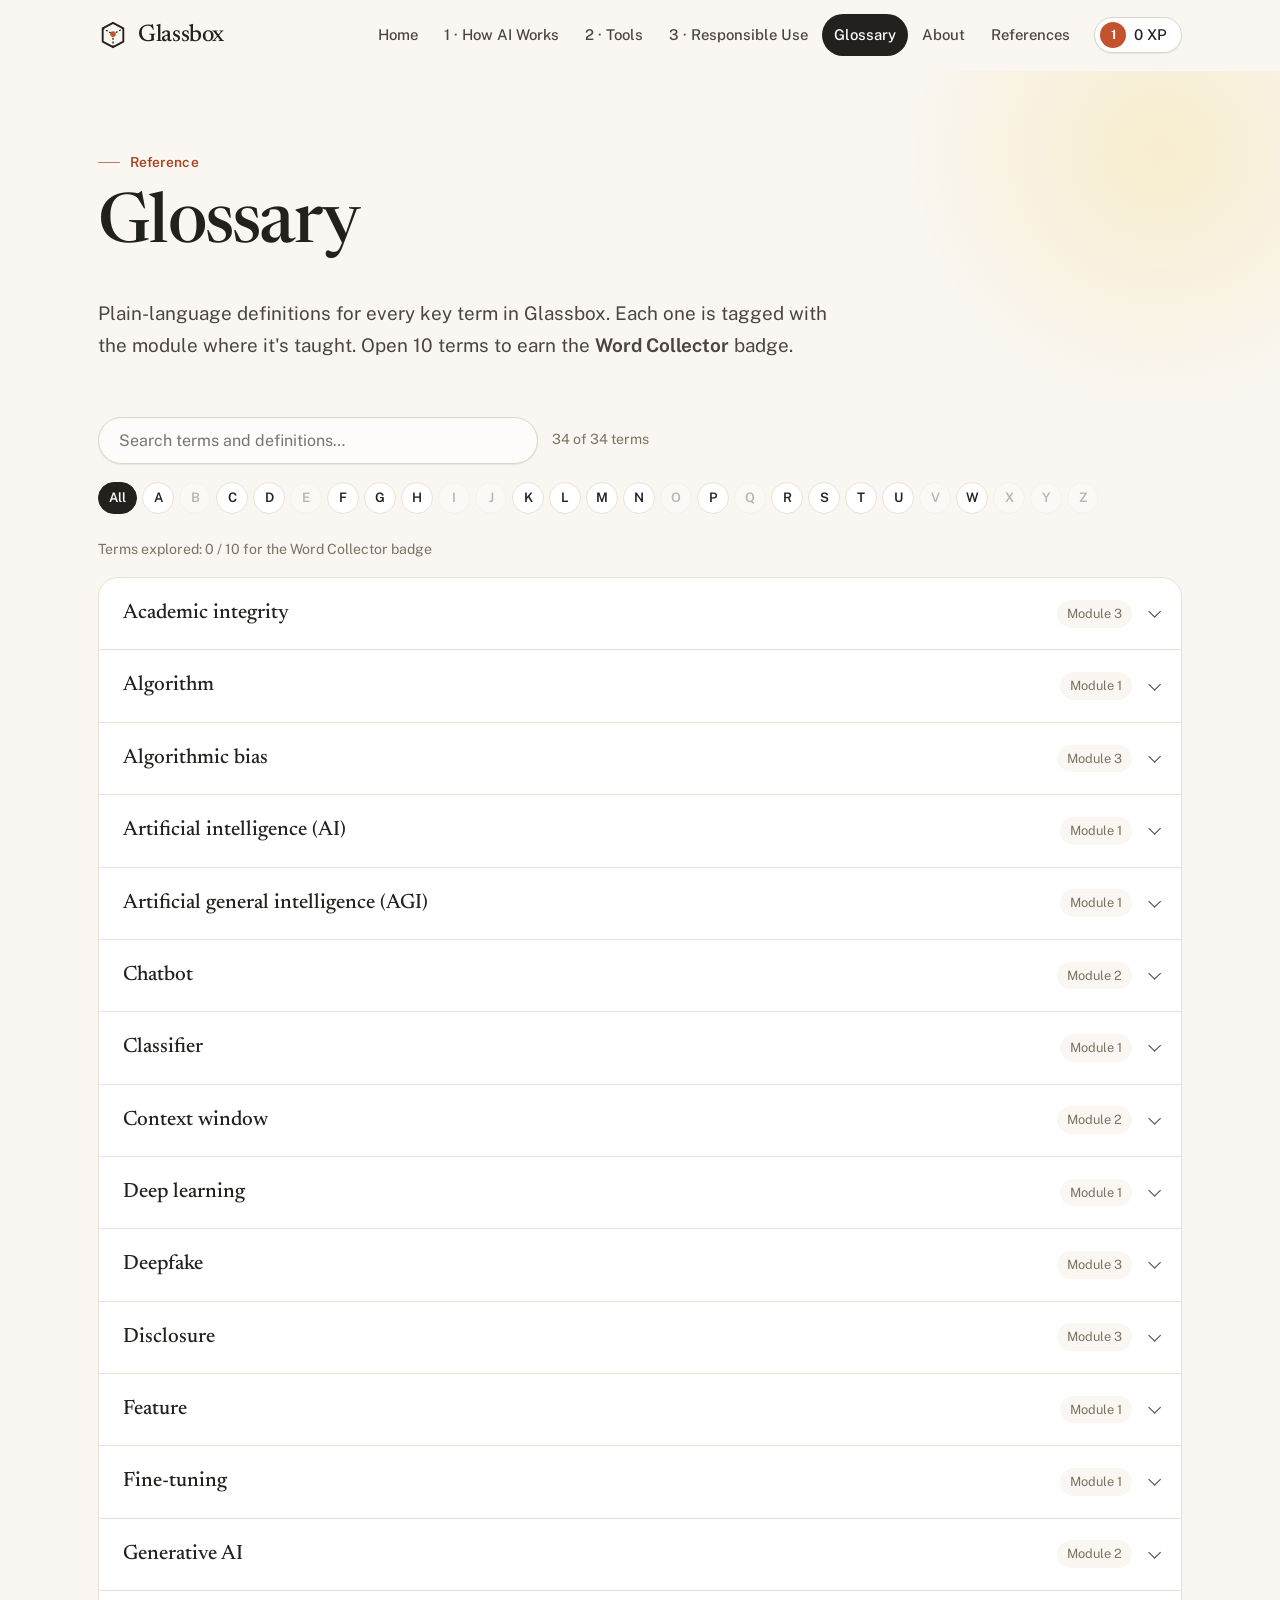
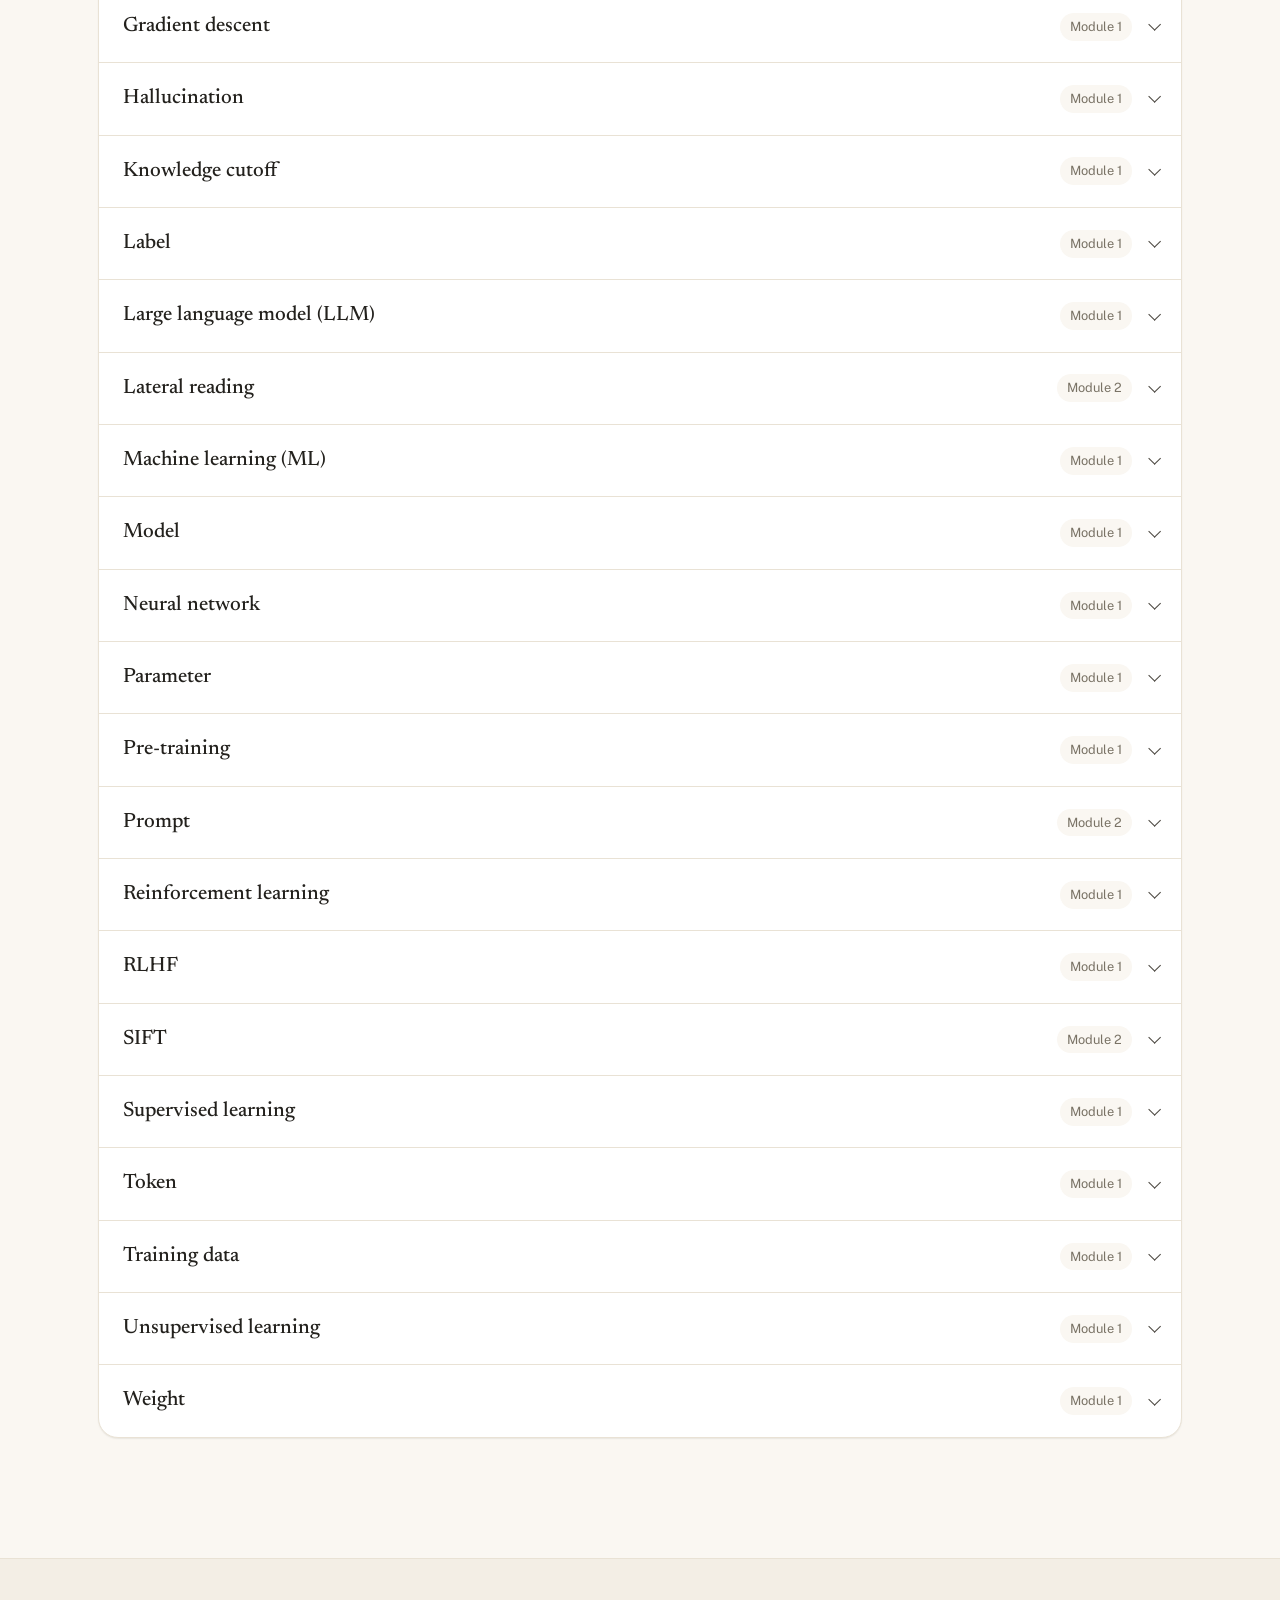
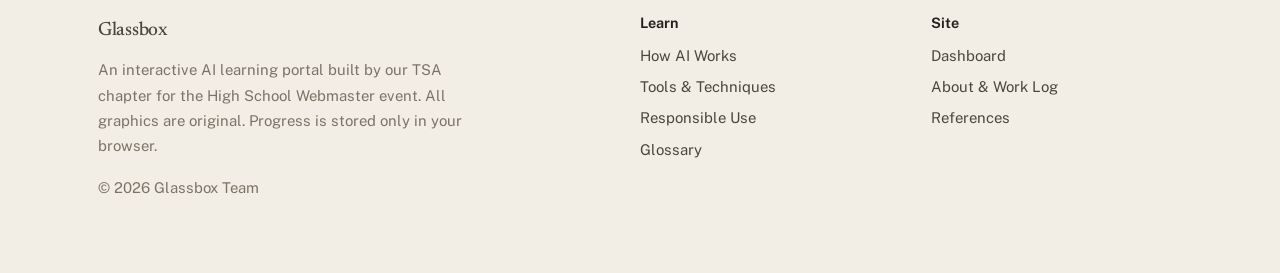
<file: glossary.html>
<!DOCTYPE html>
<html lang="en">
<head>
  <meta charset="utf-8">
  <script>document.documentElement.classList.add("js")</script>
  <meta name="viewport" content="width=device-width, initial-scale=1">
  <title>AI Glossary · Glassbox</title>
  <meta name="description" content="Plain-language definitions of key artificial intelligence terms for high school students, from algorithm to weight.">
  <link rel="icon" href="img/favicon.svg" type="image/svg+xml">
  <link rel="preconnect" href="https://fonts.googleapis.com">
  <link rel="preconnect" href="https://fonts.gstatic.com" crossorigin>
  <link href="https://fonts.googleapis.com/css2?family=IBM+Plex+Mono:wght@400;600&family=Newsreader:ital,opsz,wght@0,6..72,400;0,6..72,500;0,6..72,600;1,6..72,400&family=Public+Sans:wght@400;500;600;700&display=swap" rel="stylesheet">
  <link rel="stylesheet" href="css/style.css">
</head>
<body>
<a class="skip-link" href="#main">Skip to content</a>

<header class="site-header">
  <div class="wrap">
    <a class="brand" href="index.html" aria-label="Glassbox home">
      <svg viewBox="0 0 32 32" aria-hidden="true"><path d="M16 3l11 6v14l-11 6-11-6V9z" fill="none" stroke="#23211d" stroke-width="2" stroke-linejoin="round"/><path d="M5 9l11 6 11-6M16 15v14" fill="none" stroke="#23211d" stroke-width="1.4" stroke-dasharray="2 2"/><circle cx="16" cy="15" r="3" fill="#c4532d"/></svg>
      Glassbox
    </a>
    <button class="nav-toggle" type="button" aria-expanded="false" aria-controls="site-nav">Menu</button>
    <nav id="site-nav" class="nav" aria-label="Main">
      <a href="index.html">Home</a>
      <a href="foundations.html">1 · How AI Works</a>
      <a href="tools.html">2 · Tools</a>
      <a href="ethics.html">3 · Responsible Use</a>
      <a href="glossary.html" aria-current="page">Glossary</a>
      <a href="about.html">About</a>
      <a href="references.html">References</a>
      <a class="xp-pill" href="dashboard.html" title="Open your progress dashboard"><span class="lvl" data-level>1</span><span><span data-xp>0</span> XP</span></a>
    </nav>
  </div>
</header>

<main id="main">
  <header class="page-head">
    <div class="wrap">
      <span class="eyebrow">Reference</span>
      <h1>Glossary</h1>
      <p class="lede">Plain-language definitions for every key term in Glassbox. Each one is tagged with the module where it's taught. Open 10 terms to earn the <b>Word Collector</b> badge.</p>
    </div>
  </header>

  <div class="wrap">
    <div class="gloss-tools">
      <label class="sr-only" for="gloss-search">Search the glossary</label>
      <input class="search-input" id="gloss-search" type="search" placeholder="Search terms and definitions…">
      <span class="seen-count" id="gloss-count" aria-live="polite"></span>
    </div>
    <div class="letters" id="letters" role="group" aria-label="Filter by first letter" style="margin-bottom:24px"></div>
    <p class="seen-count" id="gloss-seen" aria-live="polite"></p>
    <div class="gloss" id="gloss"></div>
  </div>

</main>

<footer class="site-footer">
  <div class="wrap cols">
    <div>
      <a class="brand" href="index.html" style="font-size:1.2rem">Glassbox</a>
      <p style="margin-top:10px;max-width:42ch">An interactive AI learning portal built by our TSA chapter for the High School Webmaster event. All graphics are original. Progress is stored only in your browser.</p>
      <p>&copy; <span data-year>2026</span> Glassbox Team</p>
    </div>
    <div>
      <h4>Learn</h4>
      <ul><li><a href="foundations.html">How AI Works</a></li><li><a href="tools.html">Tools &amp; Techniques</a></li><li><a href="ethics.html">Responsible Use</a></li><li><a href="glossary.html">Glossary</a></li></ul>
    </div>
    <div>
      <h4>Site</h4>
      <ul><li><a href="dashboard.html">Dashboard</a></li><li><a href="about.html">About &amp; Work Log</a></li><li><a href="references.html">References</a></li></ul>
    </div>
  </div>
</footer>

<script src="js/progress.js"></script>
<script src="js/glossary.js"></script>
</body>
</html>
</file>
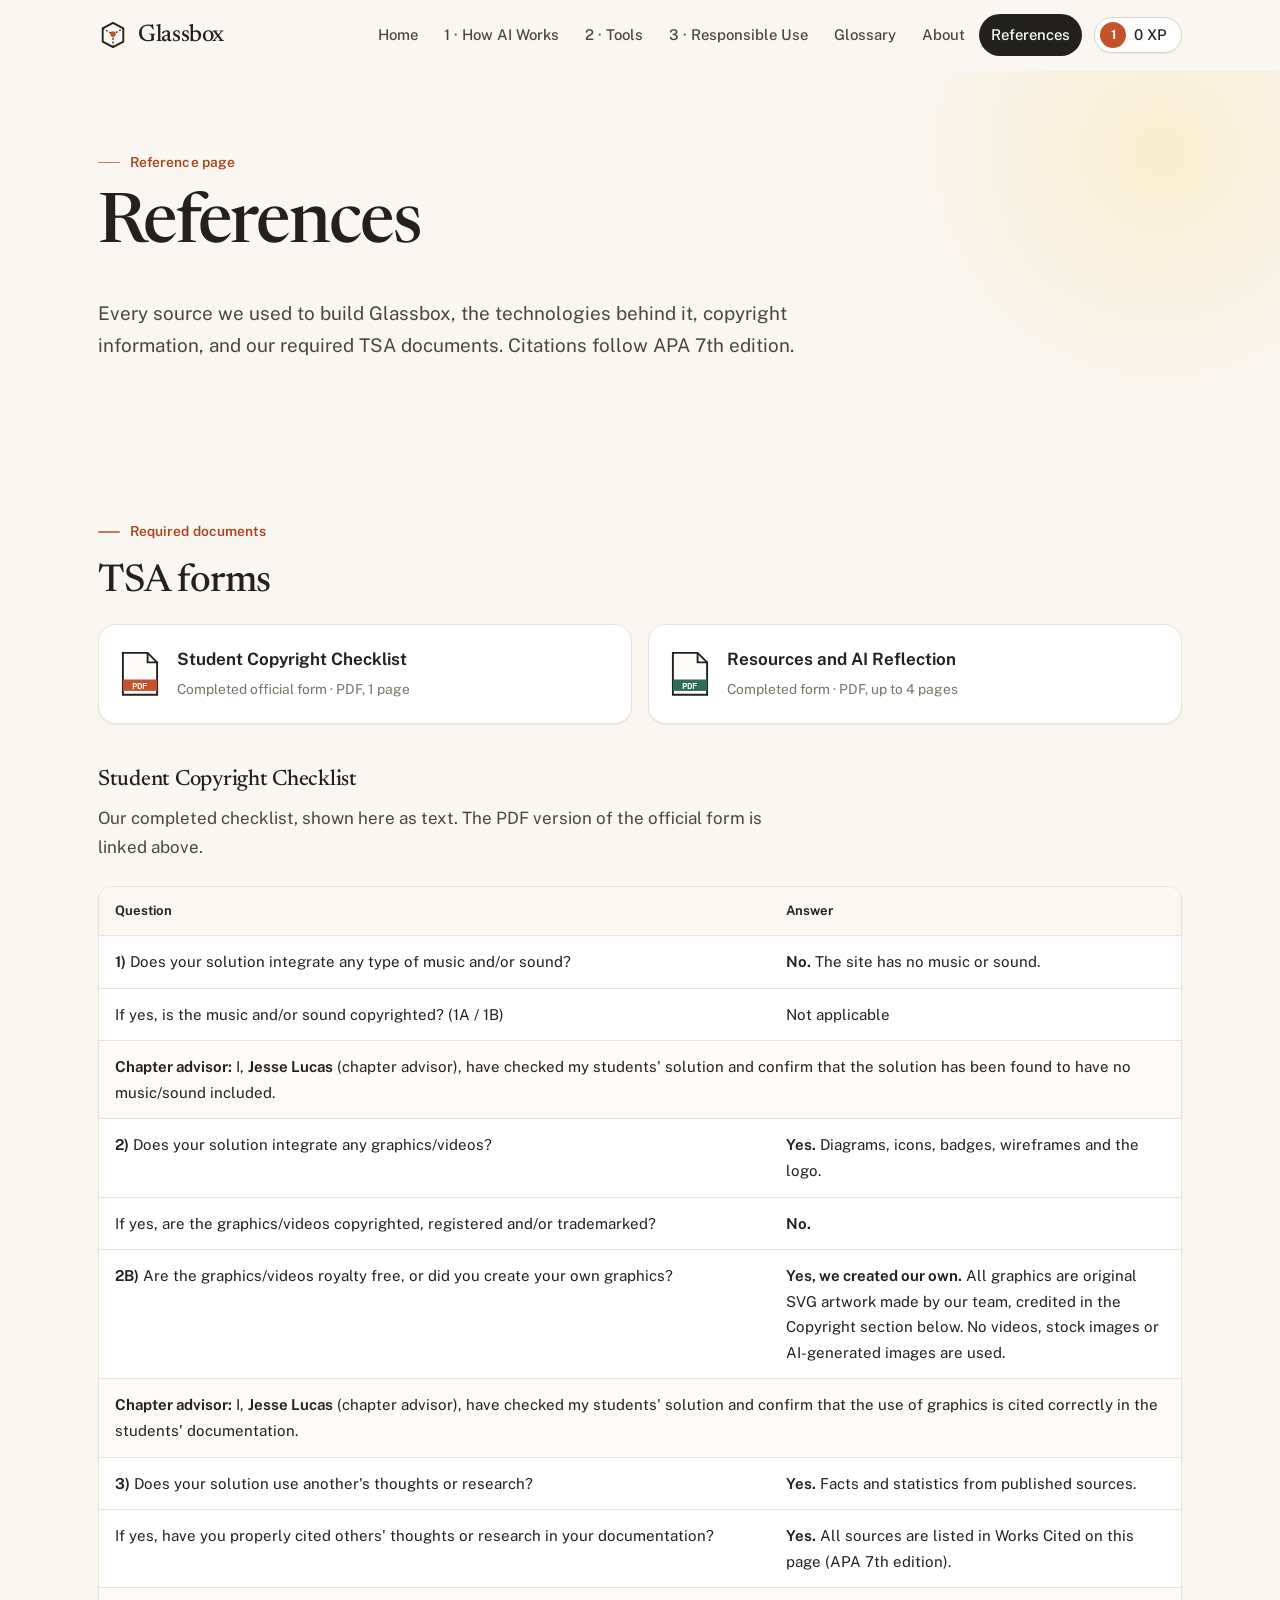
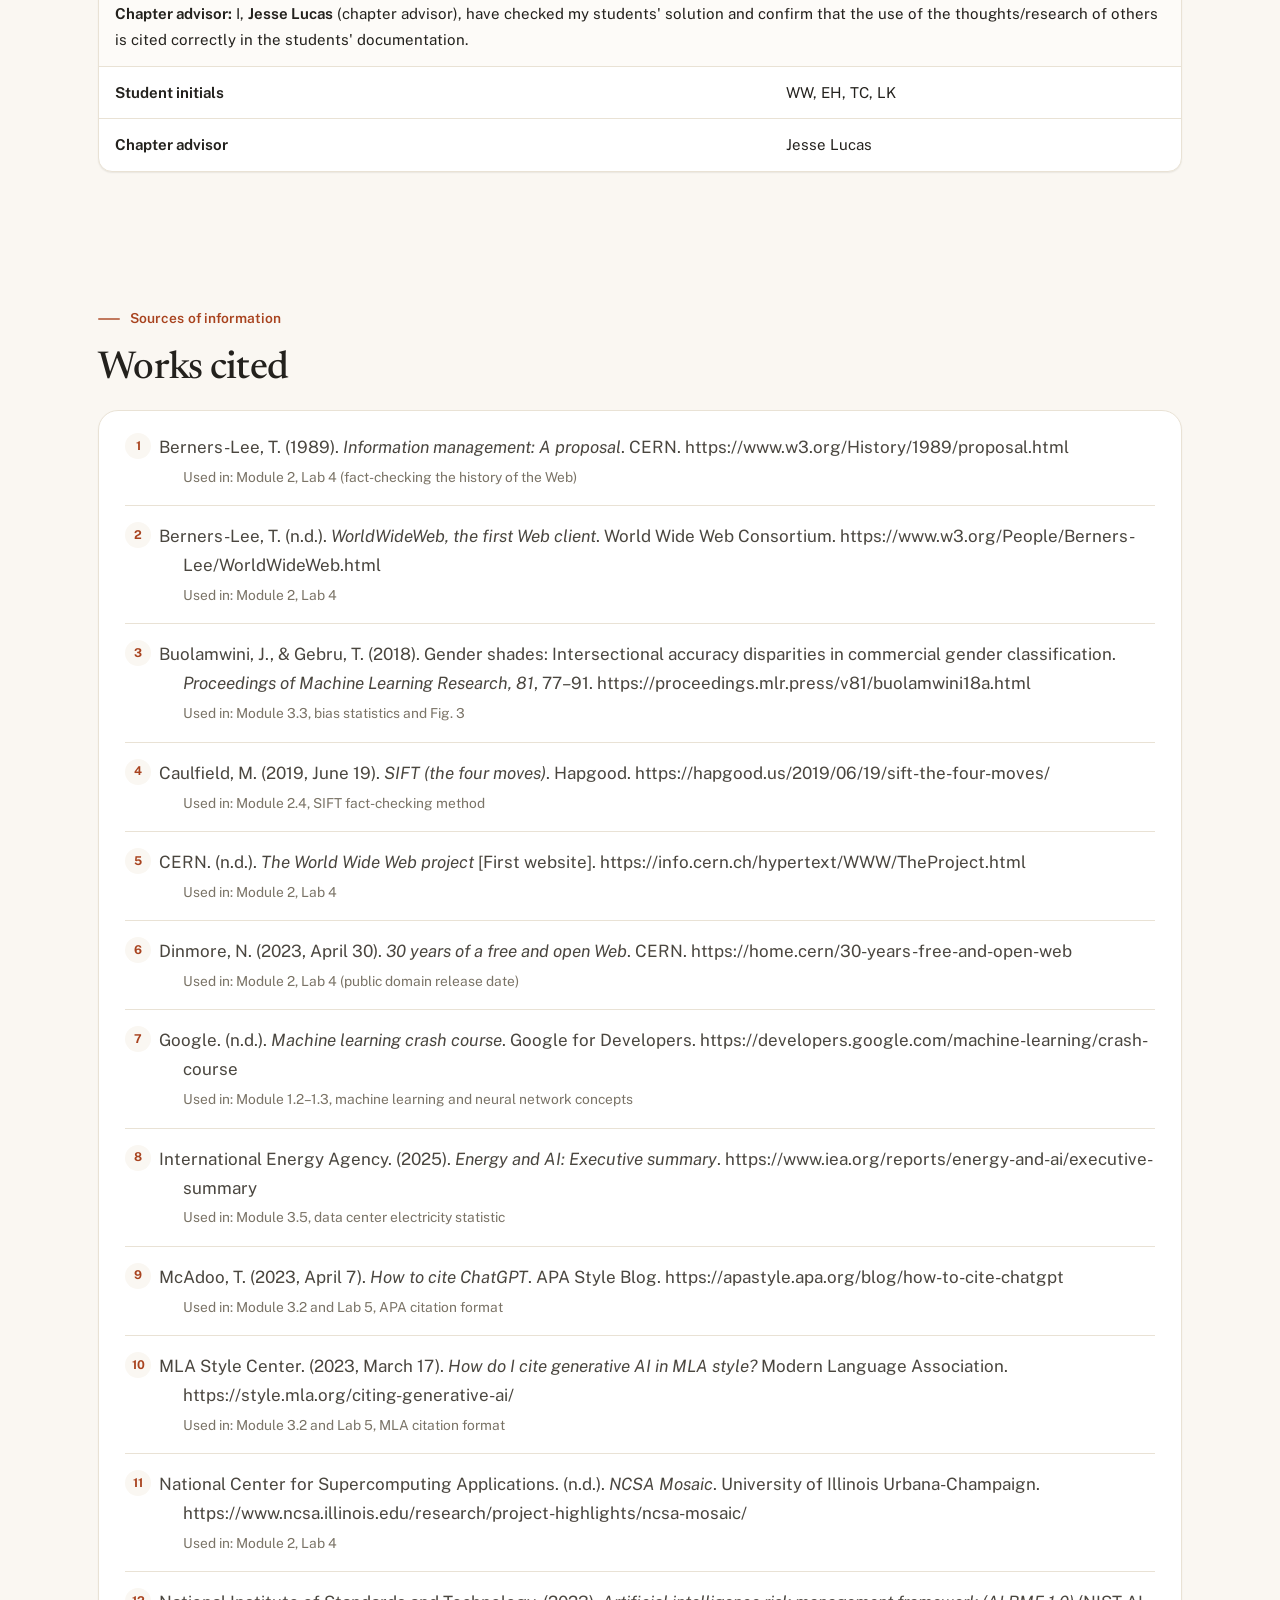
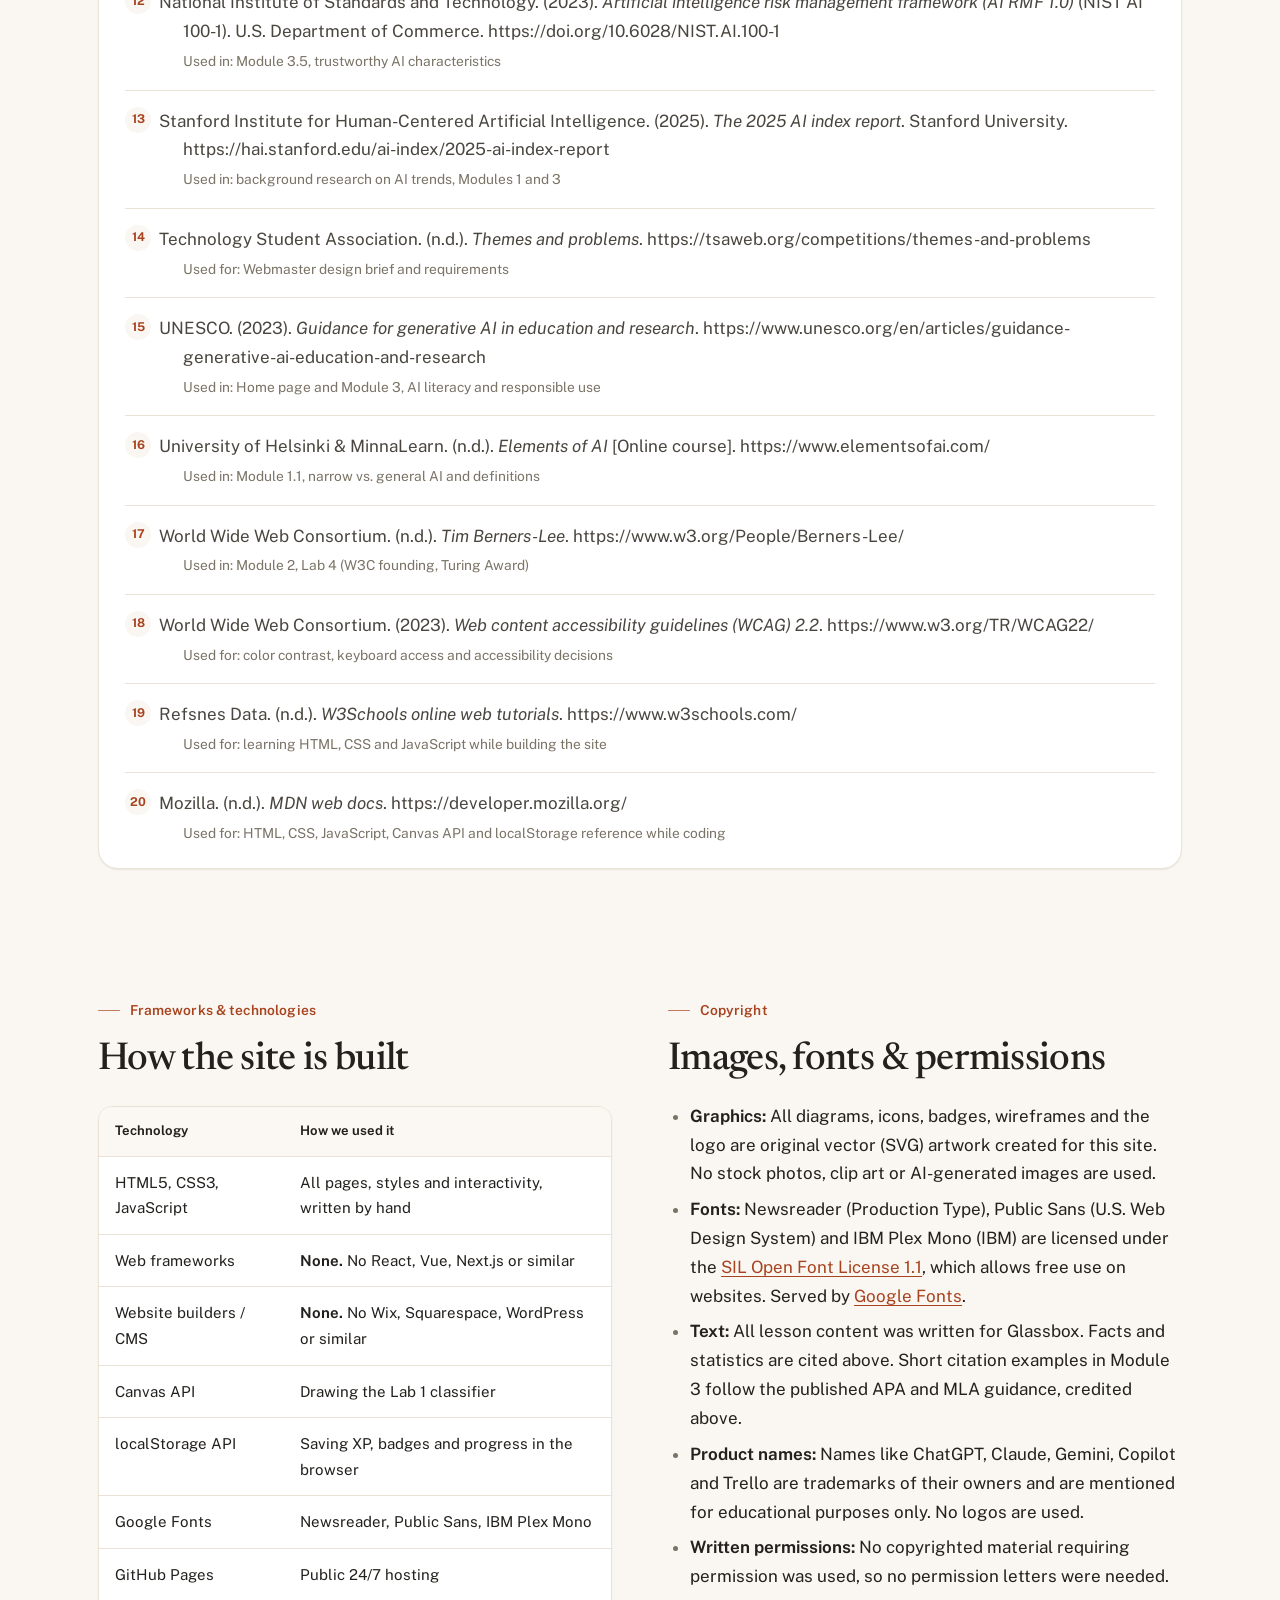
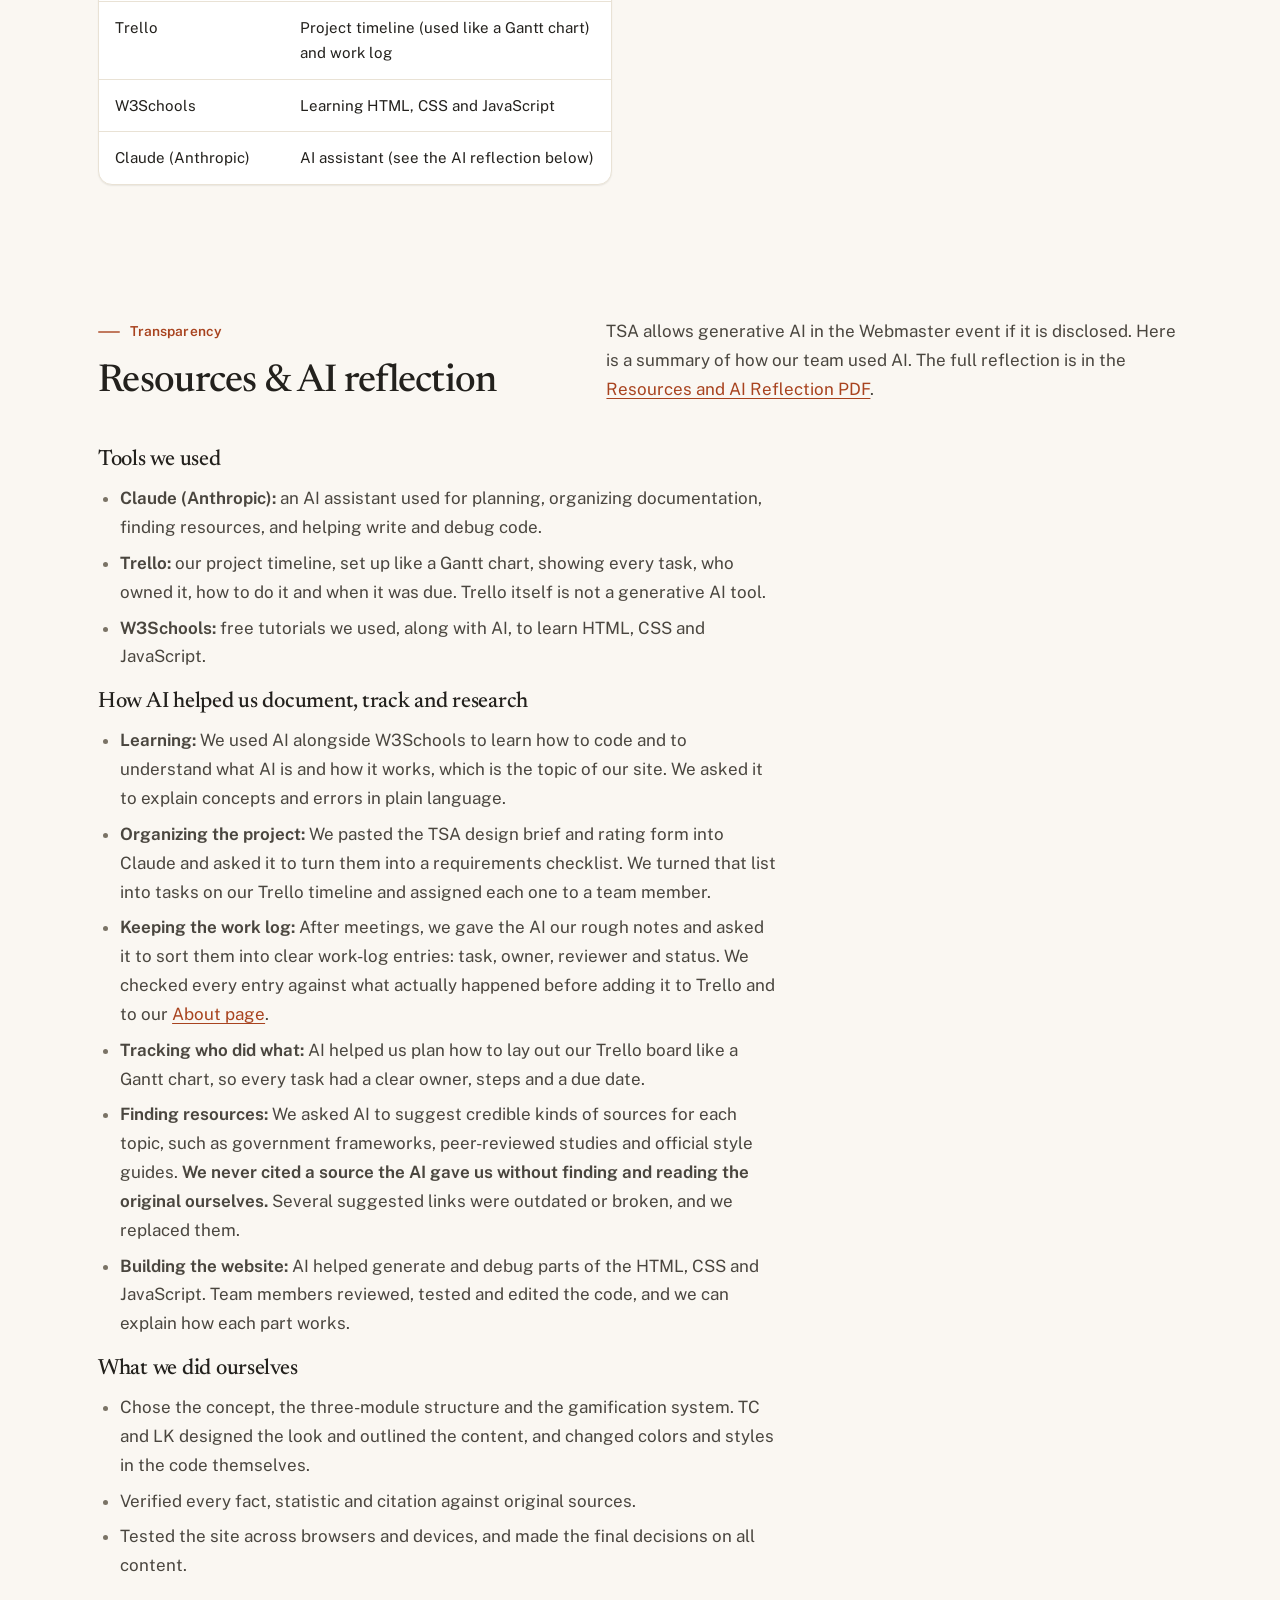
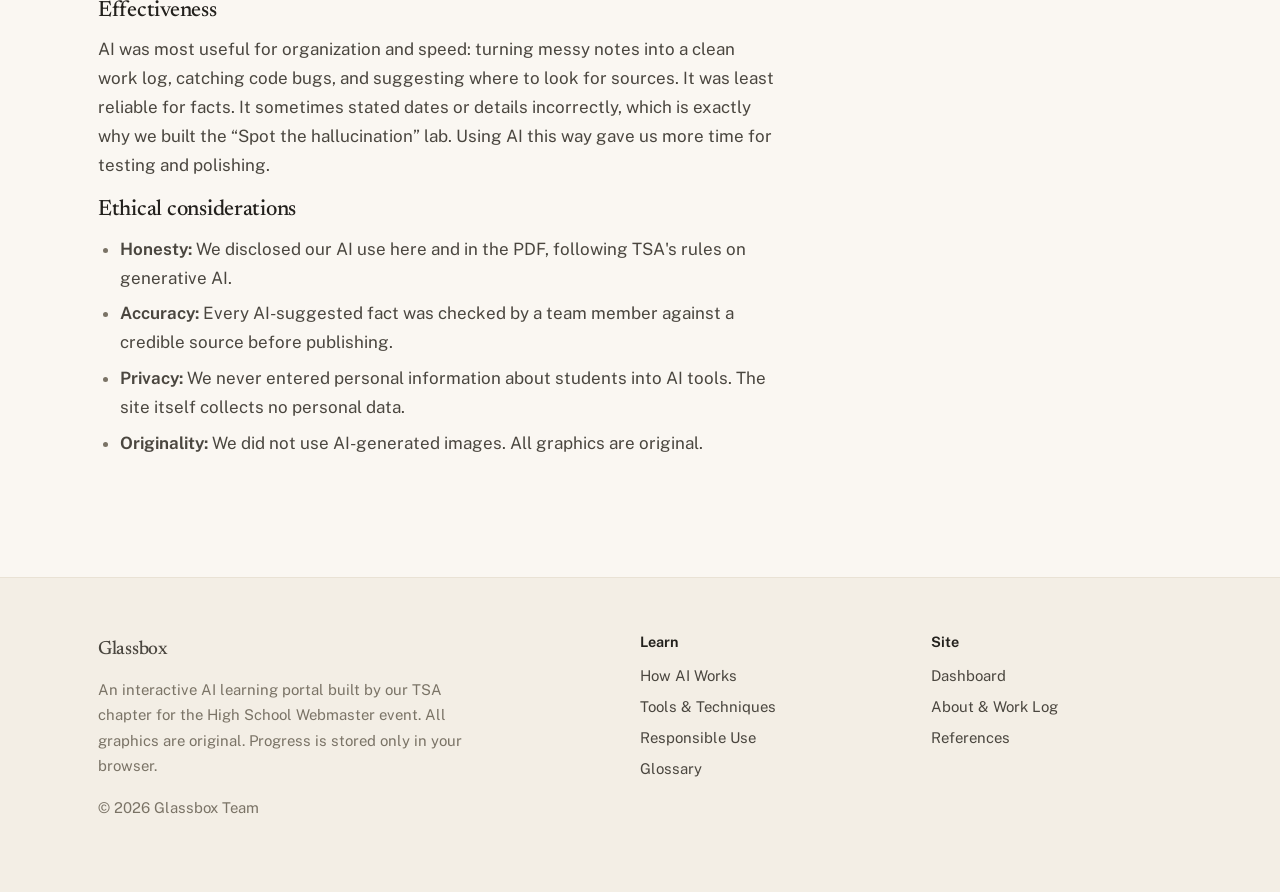
<file: references.html>
<!DOCTYPE html>
<html lang="en">
<head>
  <meta charset="utf-8">
  <script>document.documentElement.classList.add("js")</script>
  <meta name="viewport" content="width=device-width, initial-scale=1">
  <title>References · Glassbox</title>
  <meta name="description" content="All sources, technologies, copyright information, the Student Copyright Checklist and the Resources and AI Reflection for the Glassbox website.">
  <link rel="icon" href="img/favicon.svg" type="image/svg+xml">
  <link rel="preconnect" href="https://fonts.googleapis.com">
  <link rel="preconnect" href="https://fonts.gstatic.com" crossorigin>
  <link href="https://fonts.googleapis.com/css2?family=IBM+Plex+Mono:wght@400;600&family=Newsreader:ital,opsz,wght@0,6..72,400;0,6..72,500;0,6..72,600;1,6..72,400&family=Public+Sans:wght@400;500;600;700&display=swap" rel="stylesheet">
  <link rel="stylesheet" href="css/style.css">
</head>
<body>
<a class="skip-link" href="#main">Skip to content</a>

<header class="site-header">
  <div class="wrap">
    <a class="brand" href="index.html" aria-label="Glassbox home">
      <svg viewBox="0 0 32 32" aria-hidden="true"><path d="M16 3l11 6v14l-11 6-11-6V9z" fill="none" stroke="#23211d" stroke-width="2" stroke-linejoin="round"/><path d="M5 9l11 6 11-6M16 15v14" fill="none" stroke="#23211d" stroke-width="1.4" stroke-dasharray="2 2"/><circle cx="16" cy="15" r="3" fill="#c4532d"/></svg>
      Glassbox
    </a>
    <button class="nav-toggle" type="button" aria-expanded="false" aria-controls="site-nav">Menu</button>
    <nav id="site-nav" class="nav" aria-label="Main">
      <a href="index.html">Home</a>
      <a href="foundations.html">1 · How AI Works</a>
      <a href="tools.html">2 · Tools</a>
      <a href="ethics.html">3 · Responsible Use</a>
      <a href="glossary.html">Glossary</a>
      <a href="about.html">About</a>
      <a href="references.html" aria-current="page">References</a>
      <a class="xp-pill" href="dashboard.html" title="Open your progress dashboard"><span class="lvl" data-level>1</span><span><span data-xp>0</span> XP</span></a>
    </nav>
  </div>
</header>

<main id="main">
  <header class="page-head">
    <div class="wrap">
      <span class="eyebrow">Reference page</span>
      <h1>References</h1>
      <p class="lede">Every source we used to build Glassbox, the technologies behind it, copyright information, and our required TSA documents. Citations follow APA 7th edition.</p>
    </div>
  </header>

  <div class="wrap">

    <section class="section" id="documents">
      <span class="eyebrow">Required documents</span>
      <h2>TSA forms</h2>
      <div class="doc-links">
        <a class="doc-link" href="docs/student-copyright-checklist.pdf" target="_blank" rel="noopener">
          <svg viewBox="0 0 40 48" aria-hidden="true"><path d="M2 2h26l10 10v34H2z" fill="#fdfcfa" stroke="#23211d" stroke-width="2"/><path d="M28 2v10h10" fill="none" stroke="#23211d" stroke-width="2"/><rect x="2" y="30" width="36" height="12" fill="#c4532d"/><text x="20" y="39.5" font-family="IBM Plex Mono, monospace" font-size="9" fill="#fff" text-anchor="middle" font-weight="600">PDF</text></svg>
          <div><b>Student Copyright Checklist</b><span>Completed official form · PDF, 1 page</span></div>
        </a>
        <a class="doc-link" href="docs/resources-and-ai-reflection.pdf" target="_blank" rel="noopener">
          <svg viewBox="0 0 40 48" aria-hidden="true"><path d="M2 2h26l10 10v34H2z" fill="#fdfcfa" stroke="#23211d" stroke-width="2"/><path d="M28 2v10h10" fill="none" stroke="#23211d" stroke-width="2"/><rect x="2" y="30" width="36" height="12" fill="#2f6b57"/><text x="20" y="39.5" font-family="IBM Plex Mono, monospace" font-size="9" fill="#fff" text-anchor="middle" font-weight="600">PDF</text></svg>
          <div><b>Resources and AI Reflection</b><span>Completed form · PDF, up to 4 pages</span></div>
        </a>
      </div>

      <div id="copyright-checklist" style="margin-top:44px">
        <h3>Student Copyright Checklist</h3>
        <p style="color:var(--ink-2);max-width:68ch">Our completed checklist, shown here as text. The PDF version of the official form is linked above.</p>
        <div class="table-wrap">
          <table>
            <thead><tr><th style="width:62%">Question</th><th>Answer</th></tr></thead>
            <tbody>
              <tr><td><b>1)</b> Does your solution integrate any type of music and/or sound?</td><td><b>No.</b> The site has no music or sound.</td></tr>
              <tr><td>If yes, is the music and/or sound copyrighted? (1A / 1B)</td><td>Not applicable</td></tr>
              <tr><td colspan="2" style="background:#fdfbf8"><b>Chapter advisor:</b> I, <b>Jesse Lucas</b> (chapter advisor), have checked my students' solution and confirm that the solution has been found to have no music/sound included.</td></tr>
              <tr><td><b>2)</b> Does your solution integrate any graphics/videos?</td><td><b>Yes.</b> Diagrams, icons, badges, wireframes and the logo.</td></tr>
              <tr><td>If yes, are the graphics/videos copyrighted, registered and/or trademarked?</td><td><b>No.</b></td></tr>
              <tr><td><b>2B)</b> Are the graphics/videos royalty free, or did you create your own graphics?</td><td><b>Yes, we created our own.</b> All graphics are original SVG artwork made by our team, credited in the Copyright section below. No videos, stock images or AI-generated images are used.</td></tr>
              <tr><td colspan="2" style="background:#fdfbf8"><b>Chapter advisor:</b> I, <b>Jesse Lucas</b> (chapter advisor), have checked my students' solution and confirm that the use of graphics is cited correctly in the students' documentation.</td></tr>
              <tr><td><b>3)</b> Does your solution use another's thoughts or research?</td><td><b>Yes.</b> Facts and statistics from published sources.</td></tr>
              <tr><td>If yes, have you properly cited others' thoughts or research in your documentation?</td><td><b>Yes.</b> All sources are listed in Works Cited on this page (APA 7th edition).</td></tr>
              <tr><td colspan="2" style="background:#fdfbf8"><b>Chapter advisor:</b> I, <b>Jesse Lucas</b> (chapter advisor), have checked my students' solution and confirm that the use of the thoughts/research of others is cited correctly in the students' documentation.</td></tr>
              <tr><td><b>Student initials</b></td><td>WW, EH, TC, LK</td></tr>
              <tr><td><b>Chapter advisor</b></td><td>Jesse Lucas</td></tr>
            </tbody>
          </table>
        </div>
      </div>
    </section>

    <section class="section">
      <span class="eyebrow">Sources of information</span>
      <h2>Works cited</h2>
      <ol class="refs">
        <li>Berners-Lee, T. (1989). <em>Information management: A proposal</em>. CERN. https://www.w3.org/History/1989/proposal.html<span class="used">Used in: Module 2, Lab 4 (fact-checking the history of the Web)</span></li>
        <li>Berners-Lee, T. (n.d.). <em>WorldWideWeb, the first Web client</em>. World Wide Web Consortium. https://www.w3.org/People/Berners-Lee/WorldWideWeb.html<span class="used">Used in: Module 2, Lab 4</span></li>
        <li>Buolamwini, J., &amp; Gebru, T. (2018). Gender shades: Intersectional accuracy disparities in commercial gender classification. <em>Proceedings of Machine Learning Research, 81</em>, 77–91. https://proceedings.mlr.press/v81/buolamwini18a.html<span class="used">Used in: Module 3.3, bias statistics and Fig. 3</span></li>
        <li>Caulfield, M. (2019, June 19). <em>SIFT (the four moves)</em>. Hapgood. https://hapgood.us/2019/06/19/sift-the-four-moves/<span class="used">Used in: Module 2.4, SIFT fact-checking method</span></li>
        <li>CERN. (n.d.). <em>The World Wide Web project</em> [First website]. https://info.cern.ch/hypertext/WWW/TheProject.html<span class="used">Used in: Module 2, Lab 4</span></li>
        <li>Dinmore, N. (2023, April 30). <em>30 years of a free and open Web</em>. CERN. https://home.cern/30-years-free-and-open-web<span class="used">Used in: Module 2, Lab 4 (public domain release date)</span></li>
        <li>Google. (n.d.). <em>Machine learning crash course</em>. Google for Developers. https://developers.google.com/machine-learning/crash-course<span class="used">Used in: Module 1.2–1.3, machine learning and neural network concepts</span></li>
        <li>International Energy Agency. (2025). <em>Energy and AI: Executive summary</em>. https://www.iea.org/reports/energy-and-ai/executive-summary<span class="used">Used in: Module 3.5, data center electricity statistic</span></li>
        <li>McAdoo, T. (2023, April 7). <em>How to cite ChatGPT</em>. APA Style Blog. https://apastyle.apa.org/blog/how-to-cite-chatgpt<span class="used">Used in: Module 3.2 and Lab 5, APA citation format</span></li>
        <li>MLA Style Center. (2023, March 17). <em>How do I cite generative AI in MLA style?</em> Modern Language Association. https://style.mla.org/citing-generative-ai/<span class="used">Used in: Module 3.2 and Lab 5, MLA citation format</span></li>
        <li>National Center for Supercomputing Applications. (n.d.). <em>NCSA Mosaic</em>. University of Illinois Urbana-Champaign. https://www.ncsa.illinois.edu/research/project-highlights/ncsa-mosaic/<span class="used">Used in: Module 2, Lab 4</span></li>
        <li>National Institute of Standards and Technology. (2023). <em>Artificial intelligence risk management framework (AI RMF 1.0)</em> (NIST AI 100-1). U.S. Department of Commerce. https://doi.org/10.6028/NIST.AI.100-1<span class="used">Used in: Module 3.5, trustworthy AI characteristics</span></li>
        <li>Stanford Institute for Human-Centered Artificial Intelligence. (2025). <em>The 2025 AI index report</em>. Stanford University. https://hai.stanford.edu/ai-index/2025-ai-index-report<span class="used">Used in: background research on AI trends, Modules 1 and 3</span></li>
        <li>Technology Student Association. (n.d.). <em>Themes and problems</em>. https://tsaweb.org/competitions/themes-and-problems<span class="used">Used for: Webmaster design brief and requirements</span></li>
        <li>UNESCO. (2023). <em>Guidance for generative AI in education and research</em>. https://www.unesco.org/en/articles/guidance-generative-ai-education-and-research<span class="used">Used in: Home page and Module 3, AI literacy and responsible use</span></li>
        <li>University of Helsinki &amp; MinnaLearn. (n.d.). <em>Elements of AI</em> [Online course]. https://www.elementsofai.com/<span class="used">Used in: Module 1.1, narrow vs. general AI and definitions</span></li>
        <li>World Wide Web Consortium. (n.d.). <em>Tim Berners-Lee</em>. https://www.w3.org/People/Berners-Lee/<span class="used">Used in: Module 2, Lab 4 (W3C founding, Turing Award)</span></li>
        <li>World Wide Web Consortium. (2023). <em>Web content accessibility guidelines (WCAG) 2.2</em>. https://www.w3.org/TR/WCAG22/<span class="used">Used for: color contrast, keyboard access and accessibility decisions</span></li>
        <li>Refsnes Data. (n.d.). <em>W3Schools online web tutorials</em>. https://www.w3schools.com/<span class="used">Used for: learning HTML, CSS and JavaScript while building the site</span></li>
        <li>Mozilla. (n.d.). <em>MDN web docs</em>. https://developer.mozilla.org/<span class="used">Used for: HTML, CSS, JavaScript, Canvas API and localStorage reference while coding</span></li>
      </ol>
    </section>

    <section class="section two-col">
      <div>
        <span class="eyebrow">Frameworks &amp; technologies</span>
        <h2>How the site is built</h2>
        <div class="table-wrap">
          <table>
            <thead><tr><th>Technology</th><th>How we used it</th></tr></thead>
            <tbody>
              <tr><td>HTML5, CSS3, JavaScript</td><td>All pages, styles and interactivity, written by hand</td></tr>
              <tr><td>Web frameworks</td><td><b>None.</b> No React, Vue, Next.js or similar</td></tr>
              <tr><td>Website builders / CMS</td><td><b>None.</b> No Wix, Squarespace, WordPress or similar</td></tr>
              <tr><td>Canvas API</td><td>Drawing the Lab 1 classifier</td></tr>
              <tr><td>localStorage API</td><td>Saving XP, badges and progress in the browser</td></tr>
              <tr><td>Google Fonts</td><td>Newsreader, Public Sans, IBM Plex Mono</td></tr>
              <tr><td>GitHub Pages</td><td>Public 24/7 hosting</td></tr>
              <tr><td>Trello</td><td>Project timeline (used like a Gantt chart) and work log</td></tr>
              <tr><td>W3Schools</td><td>Learning HTML, CSS and JavaScript</td></tr>
              <tr><td>Claude (Anthropic)</td><td>AI assistant (see the AI reflection below)</td></tr>
            </tbody>
          </table>
        </div>
      </div>
      <div>
        <span class="eyebrow">Copyright</span>
        <h2>Images, fonts &amp; permissions</h2>
        <ul>
          <li><b>Graphics:</b> All diagrams, icons, badges, wireframes and the logo are original vector (SVG) artwork created for this site. No stock photos, clip art or AI-generated images are used.</li>
          <li><b>Fonts:</b> Newsreader (Production Type), Public Sans (U.S. Web Design System) and IBM Plex Mono (IBM) are licensed under the <a href="https://openfontlicense.org/" target="_blank" rel="noopener">SIL Open Font License 1.1</a>, which allows free use on websites. Served by <a href="https://fonts.google.com/" target="_blank" rel="noopener">Google Fonts</a>.</li>
          <li><b>Text:</b> All lesson content was written for Glassbox. Facts and statistics are cited above. Short citation examples in Module 3 follow the published APA and MLA guidance, credited above.</li>
          <li><b>Product names:</b> Names like ChatGPT, Claude, Gemini, Copilot and Trello are trademarks of their owners and are mentioned for educational purposes only. No logos are used.</li>
          <li><b>Written permissions:</b> No copyrighted material requiring permission was used, so no permission letters were needed.</li>
        </ul>
      </div>
    </section>

    <section class="section" id="ai-reflection">
      <div class="section-head">
        <div><span class="eyebrow">Transparency</span><h2>Resources &amp; AI reflection</h2></div>
        <p>TSA allows generative AI in the Webmaster event if it is disclosed. Here is a summary of how our team used AI. The full reflection is in the <a href="docs/resources-and-ai-reflection.pdf" target="_blank" rel="noopener">Resources and AI Reflection PDF</a>.</p>
      </div>
      <div class="prose">
        <h3>Tools we used</h3>
        <ul>
          <li><b>Claude (Anthropic):</b> an AI assistant used for planning, organizing documentation, finding resources, and helping write and debug code.</li>
          <li><b>Trello:</b> our project timeline, set up like a Gantt chart, showing every task, who owned it, how to do it and when it was due. Trello itself is not a generative AI tool.</li>
          <li><b>W3Schools:</b> free tutorials we used, along with AI, to learn HTML, CSS and JavaScript.</li>
        </ul>

        <h3>How AI helped us document, track and research</h3>
        <ul>
          <li><b>Learning:</b> We used AI alongside W3Schools to learn how to code and to understand what AI is and how it works, which is the topic of our site. We asked it to explain concepts and errors in plain language.</li>
          <li><b>Organizing the project:</b> We pasted the TSA design brief and rating form into Claude and asked it to turn them into a requirements checklist. We turned that list into tasks on our Trello timeline and assigned each one to a team member.</li>
          <li><b>Keeping the work log:</b> After meetings, we gave the AI our rough notes and asked it to sort them into clear work-log entries: task, owner, reviewer and status. We checked every entry against what actually happened before adding it to Trello and to our <a href="about.html">About page</a>.</li>
          <li><b>Tracking who did what:</b> AI helped us plan how to lay out our Trello board like a Gantt chart, so every task had a clear owner, steps and a due date.</li>
          <li><b>Finding resources:</b> We asked AI to suggest credible kinds of sources for each topic, such as government frameworks, peer-reviewed studies and official style guides. <b>We never cited a source the AI gave us without finding and reading the original ourselves.</b> Several suggested links were outdated or broken, and we replaced them.</li>
          <li><b>Building the website:</b> AI helped generate and debug parts of the HTML, CSS and JavaScript. Team members reviewed, tested and edited the code, and we can explain how each part works.</li>
        </ul>

        <h3>What we did ourselves</h3>
        <ul>
          <li>Chose the concept, the three-module structure and the gamification system. TC and LK designed the look and outlined the content, and changed colors and styles in the code themselves.</li>
          <li>Verified every fact, statistic and citation against original sources.</li>
          <li>Tested the site across browsers and devices, and made the final decisions on all content.</li>
        </ul>

        <h3>Effectiveness</h3>
        <p>AI was most useful for organization and speed: turning messy notes into a clean work log, catching code bugs, and suggesting where to look for sources. It was least reliable for facts. It sometimes stated dates or details incorrectly, which is exactly why we built the “Spot the hallucination” lab. Using AI this way gave us more time for testing and polishing.</p>

        <h3>Ethical considerations</h3>
        <ul>
          <li><b>Honesty:</b> We disclosed our AI use here and in the PDF, following TSA's rules on generative AI.</li>
          <li><b>Accuracy:</b> Every AI-suggested fact was checked by a team member against a credible source before publishing.</li>
          <li><b>Privacy:</b> We never entered personal information about students into AI tools. The site itself collects no personal data.</li>
          <li><b>Originality:</b> We did not use AI-generated images. All graphics are original.</li>
        </ul>
      </div>
    </section>

  </div>

</main>

<footer class="site-footer">
  <div class="wrap cols">
    <div>
      <a class="brand" href="index.html" style="font-size:1.2rem">Glassbox</a>
      <p style="margin-top:10px;max-width:42ch">An interactive AI learning portal built by our TSA chapter for the High School Webmaster event. All graphics are original. Progress is stored only in your browser.</p>
      <p>&copy; <span data-year>2026</span> Glassbox Team</p>
    </div>
    <div>
      <h4>Learn</h4>
      <ul><li><a href="foundations.html">How AI Works</a></li><li><a href="tools.html">Tools &amp; Techniques</a></li><li><a href="ethics.html">Responsible Use</a></li><li><a href="glossary.html">Glossary</a></li></ul>
    </div>
    <div>
      <h4>Site</h4>
      <ul><li><a href="dashboard.html">Dashboard</a></li><li><a href="about.html">About &amp; Work Log</a></li><li><a href="references.html">References</a></li></ul>
    </div>
  </div>
</footer>

<script src="js/progress.js"></script>
</body>
</html>
</file>
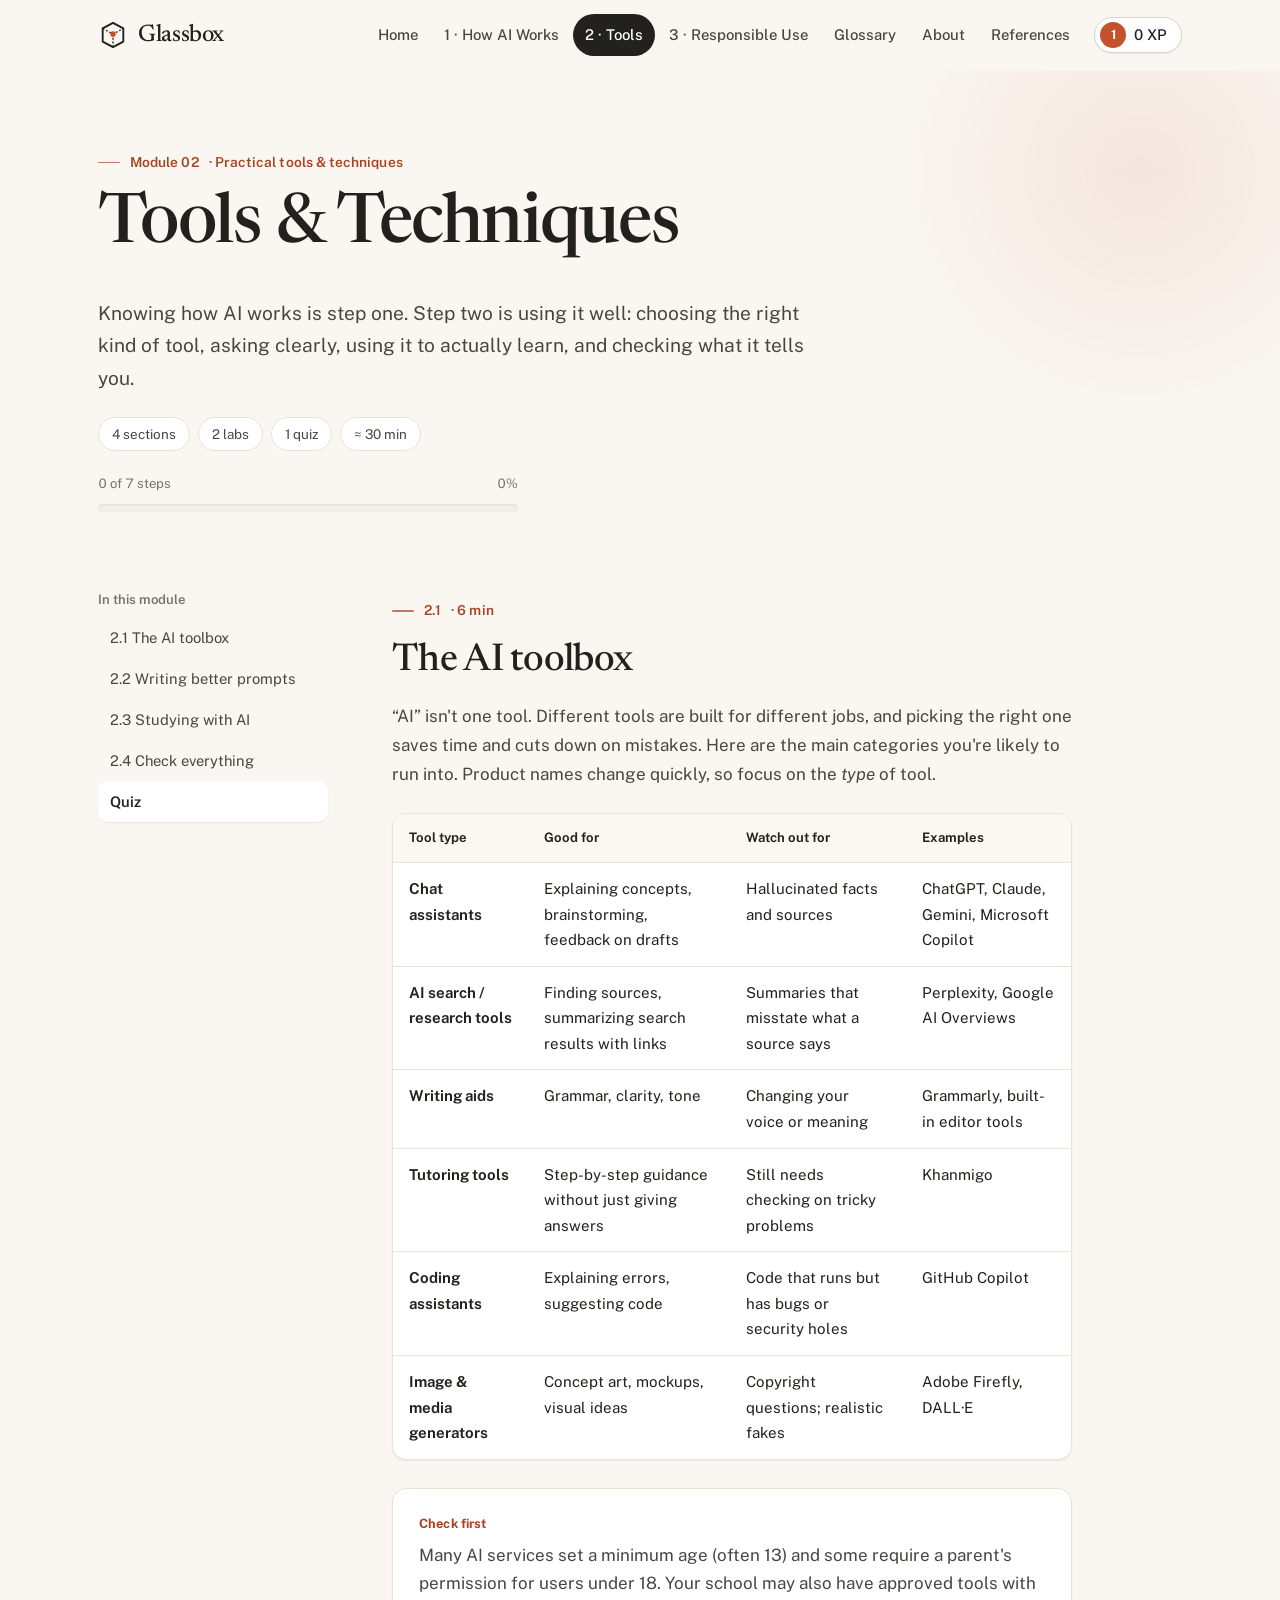
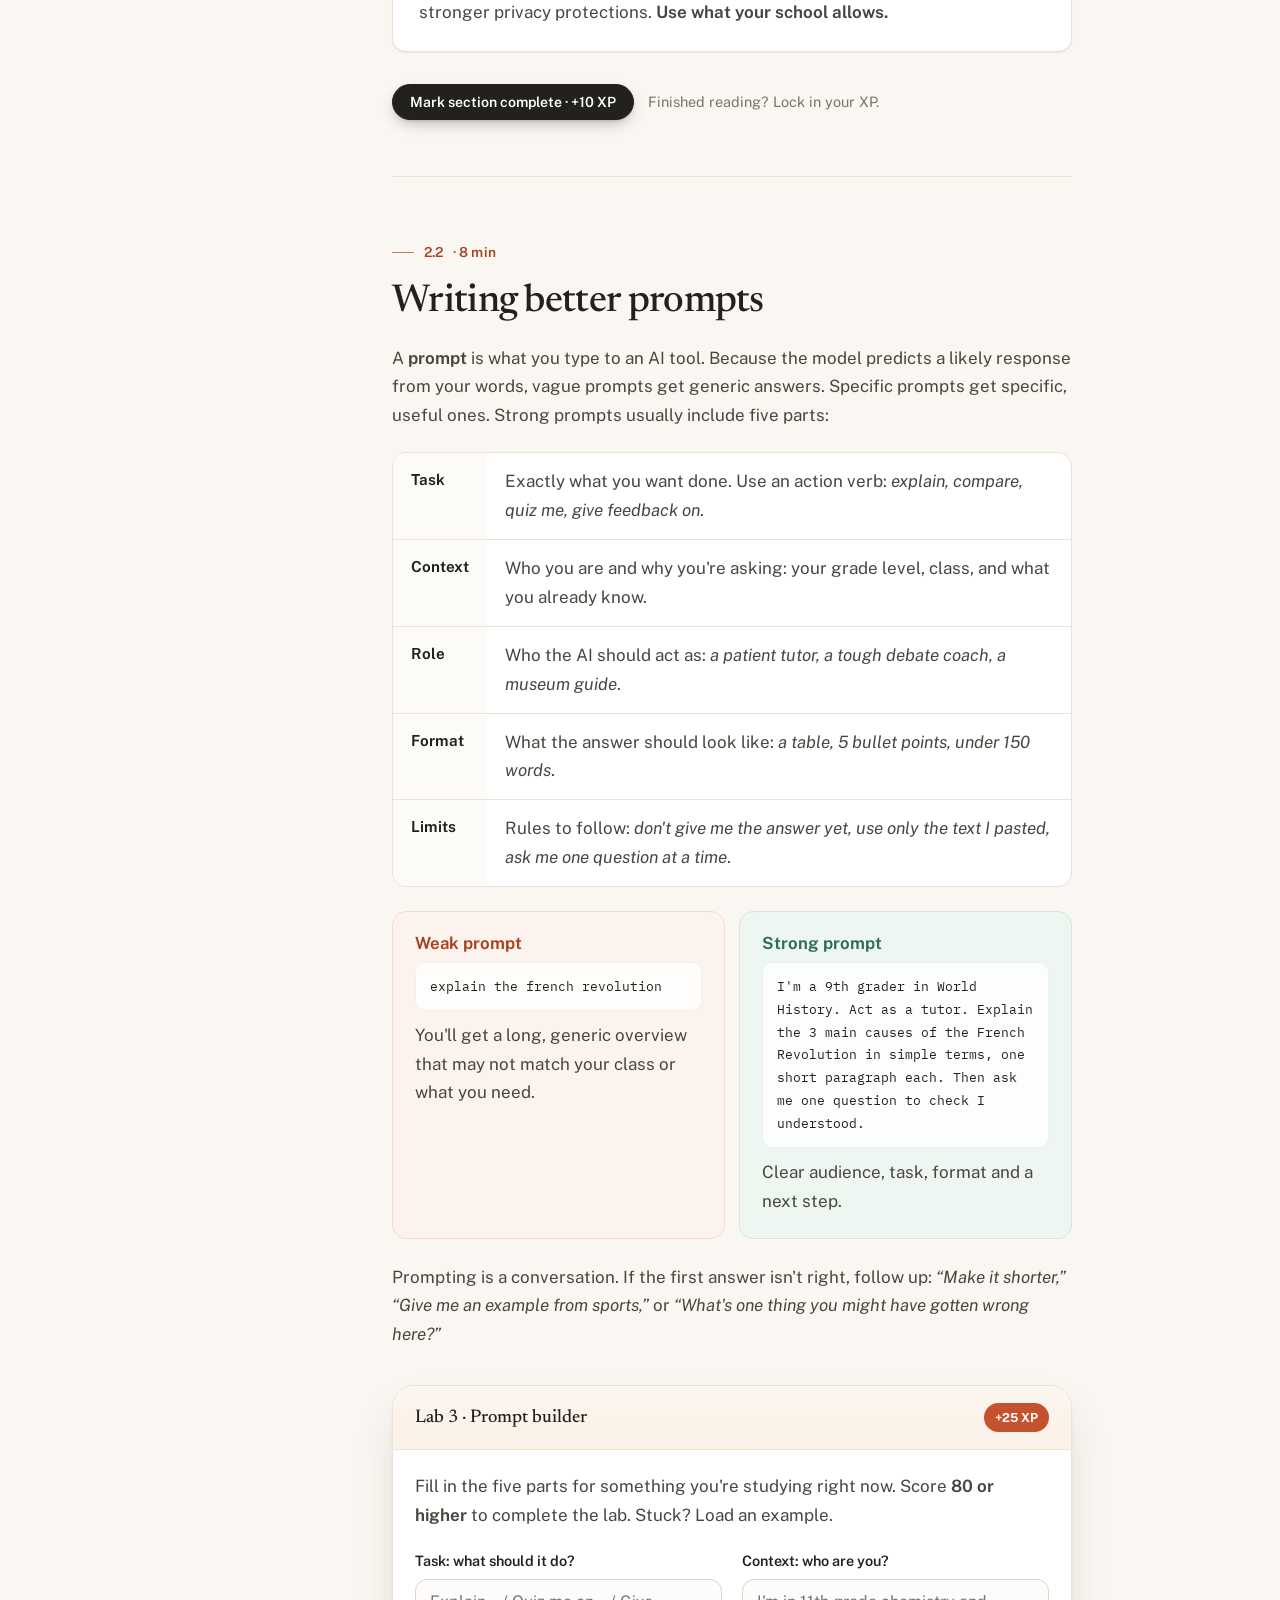
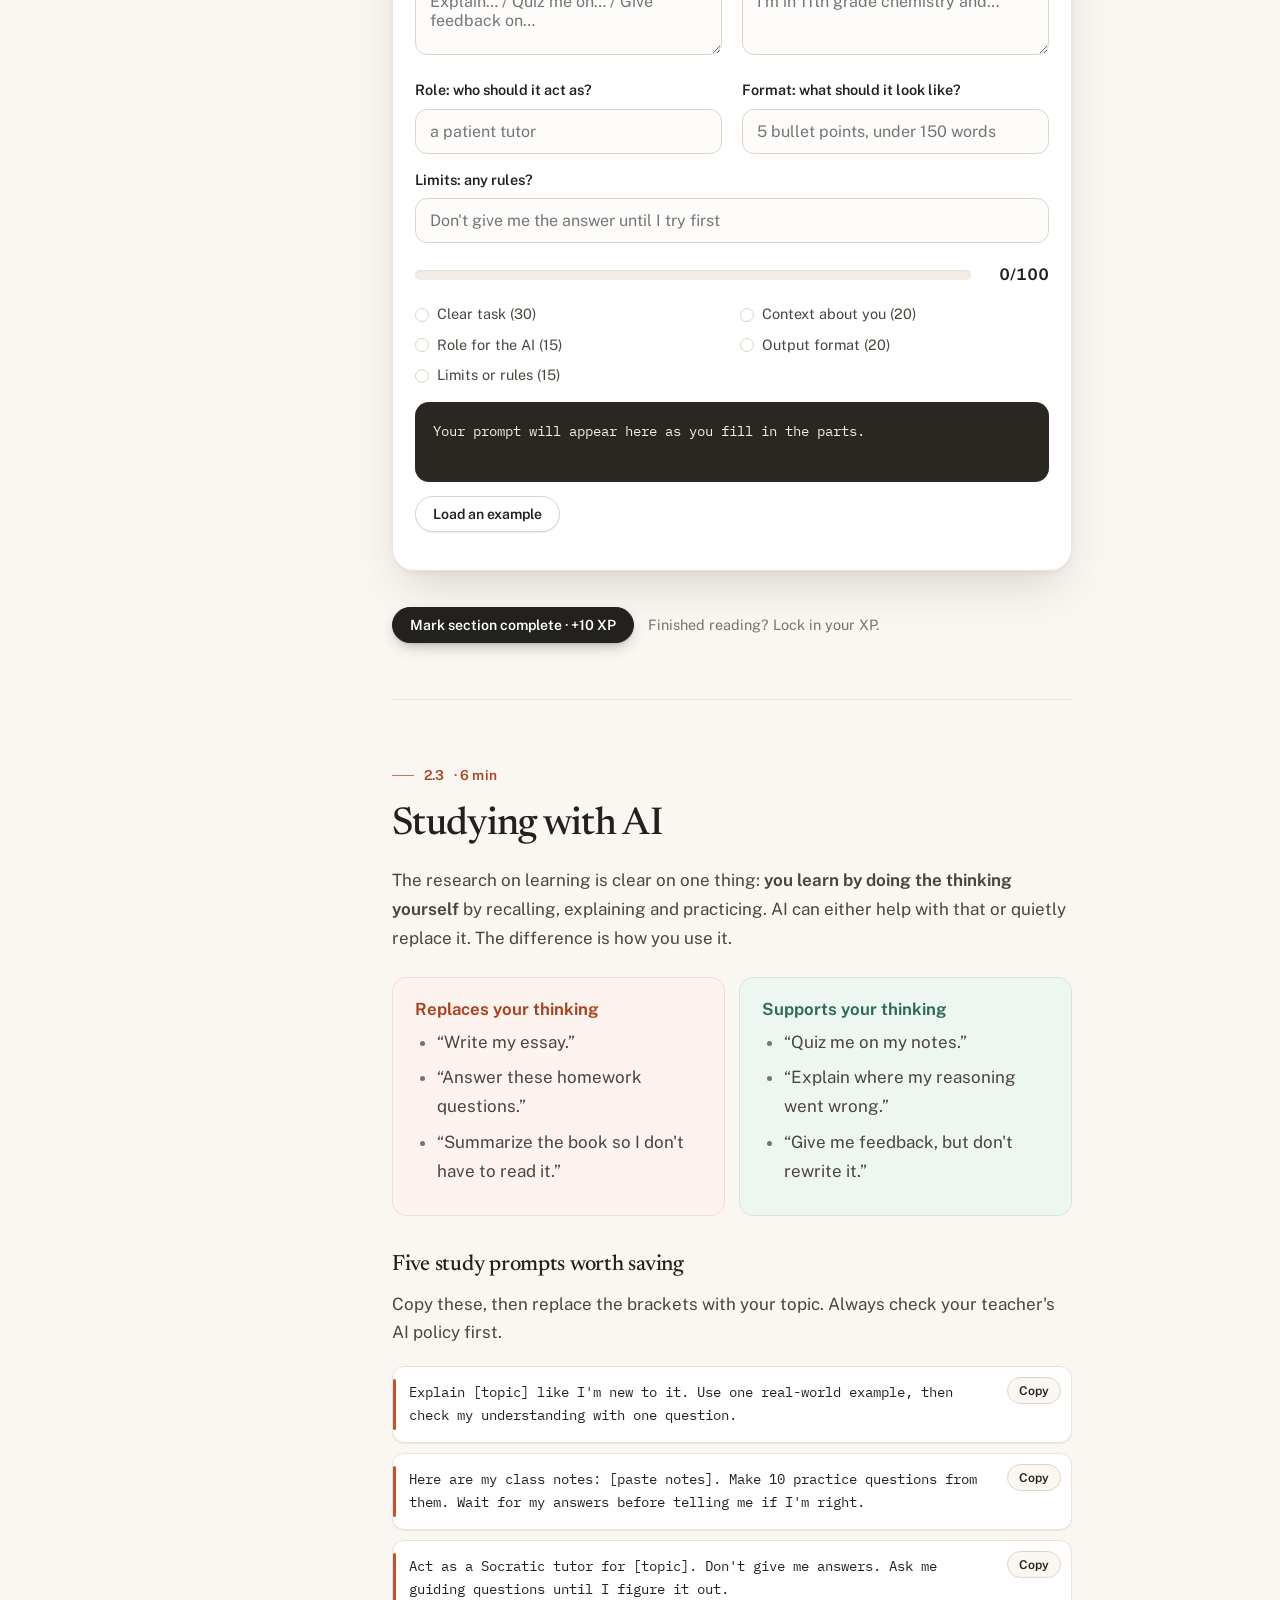
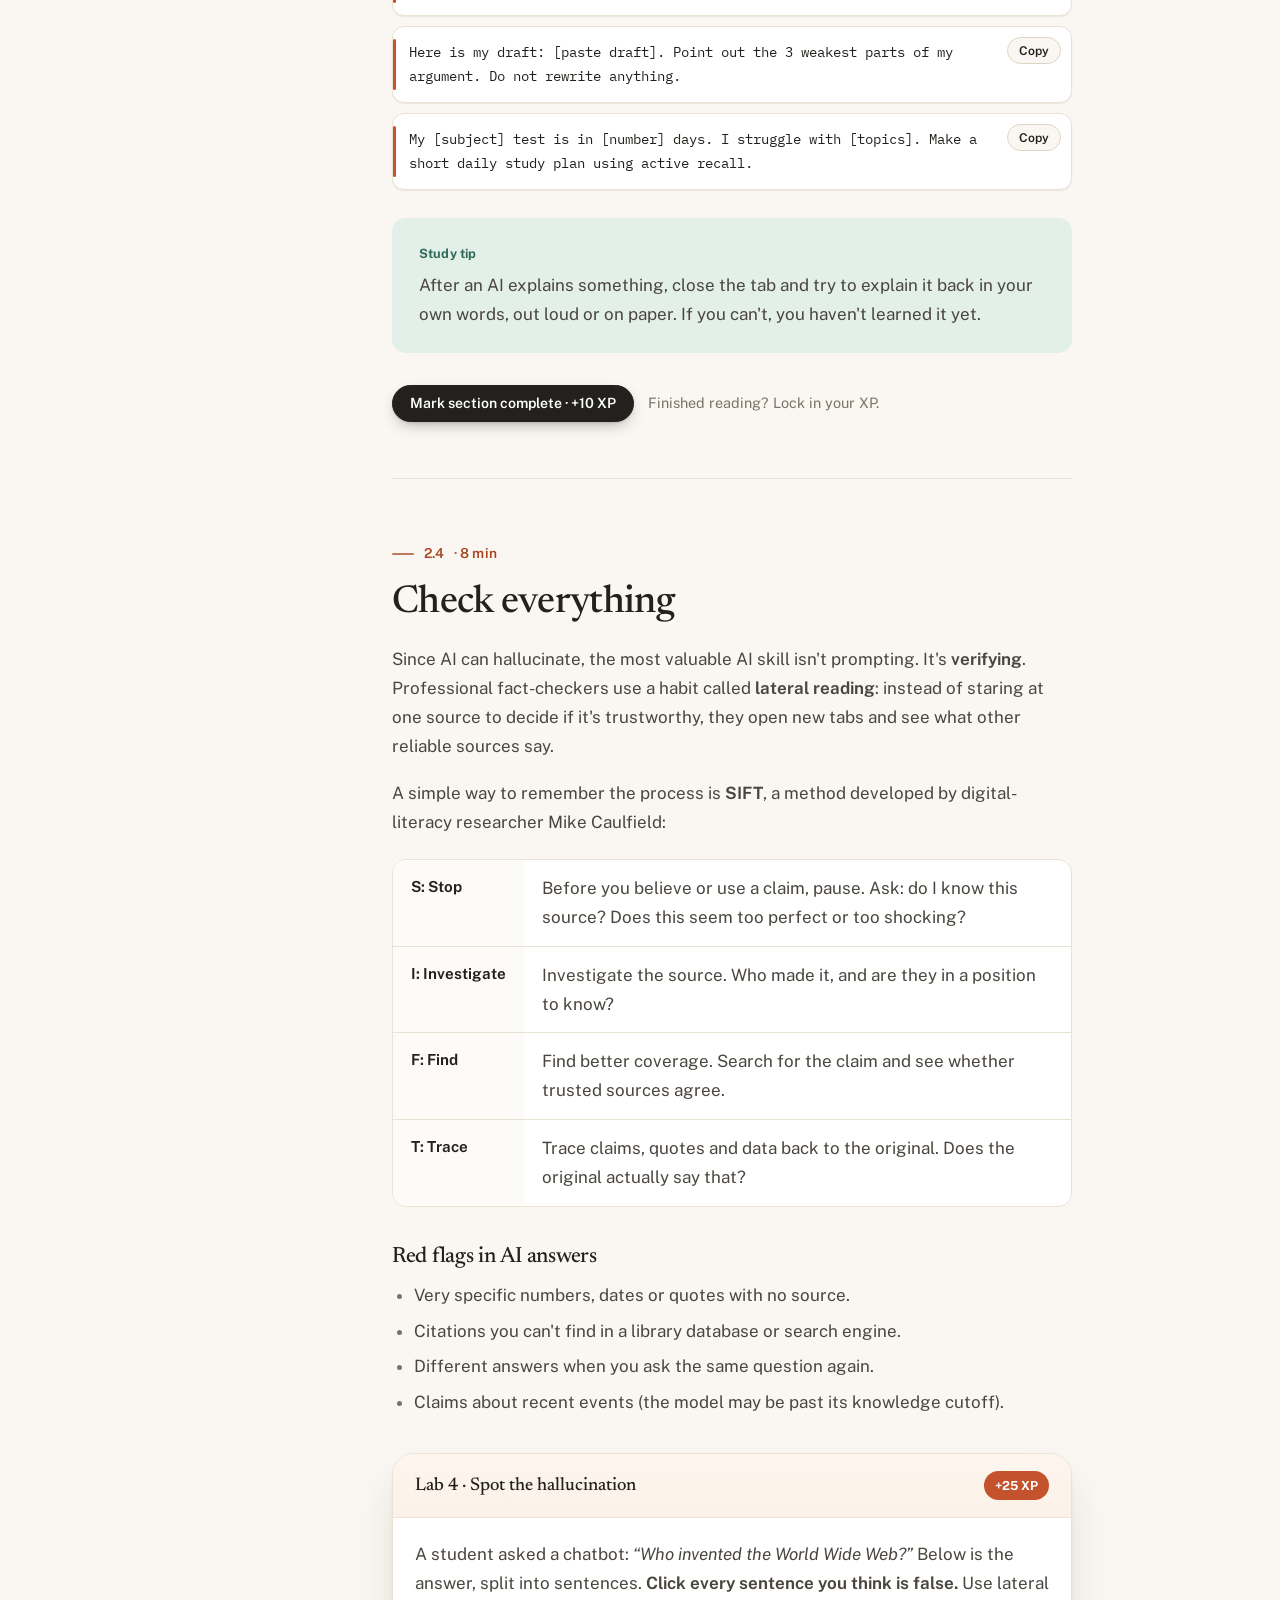
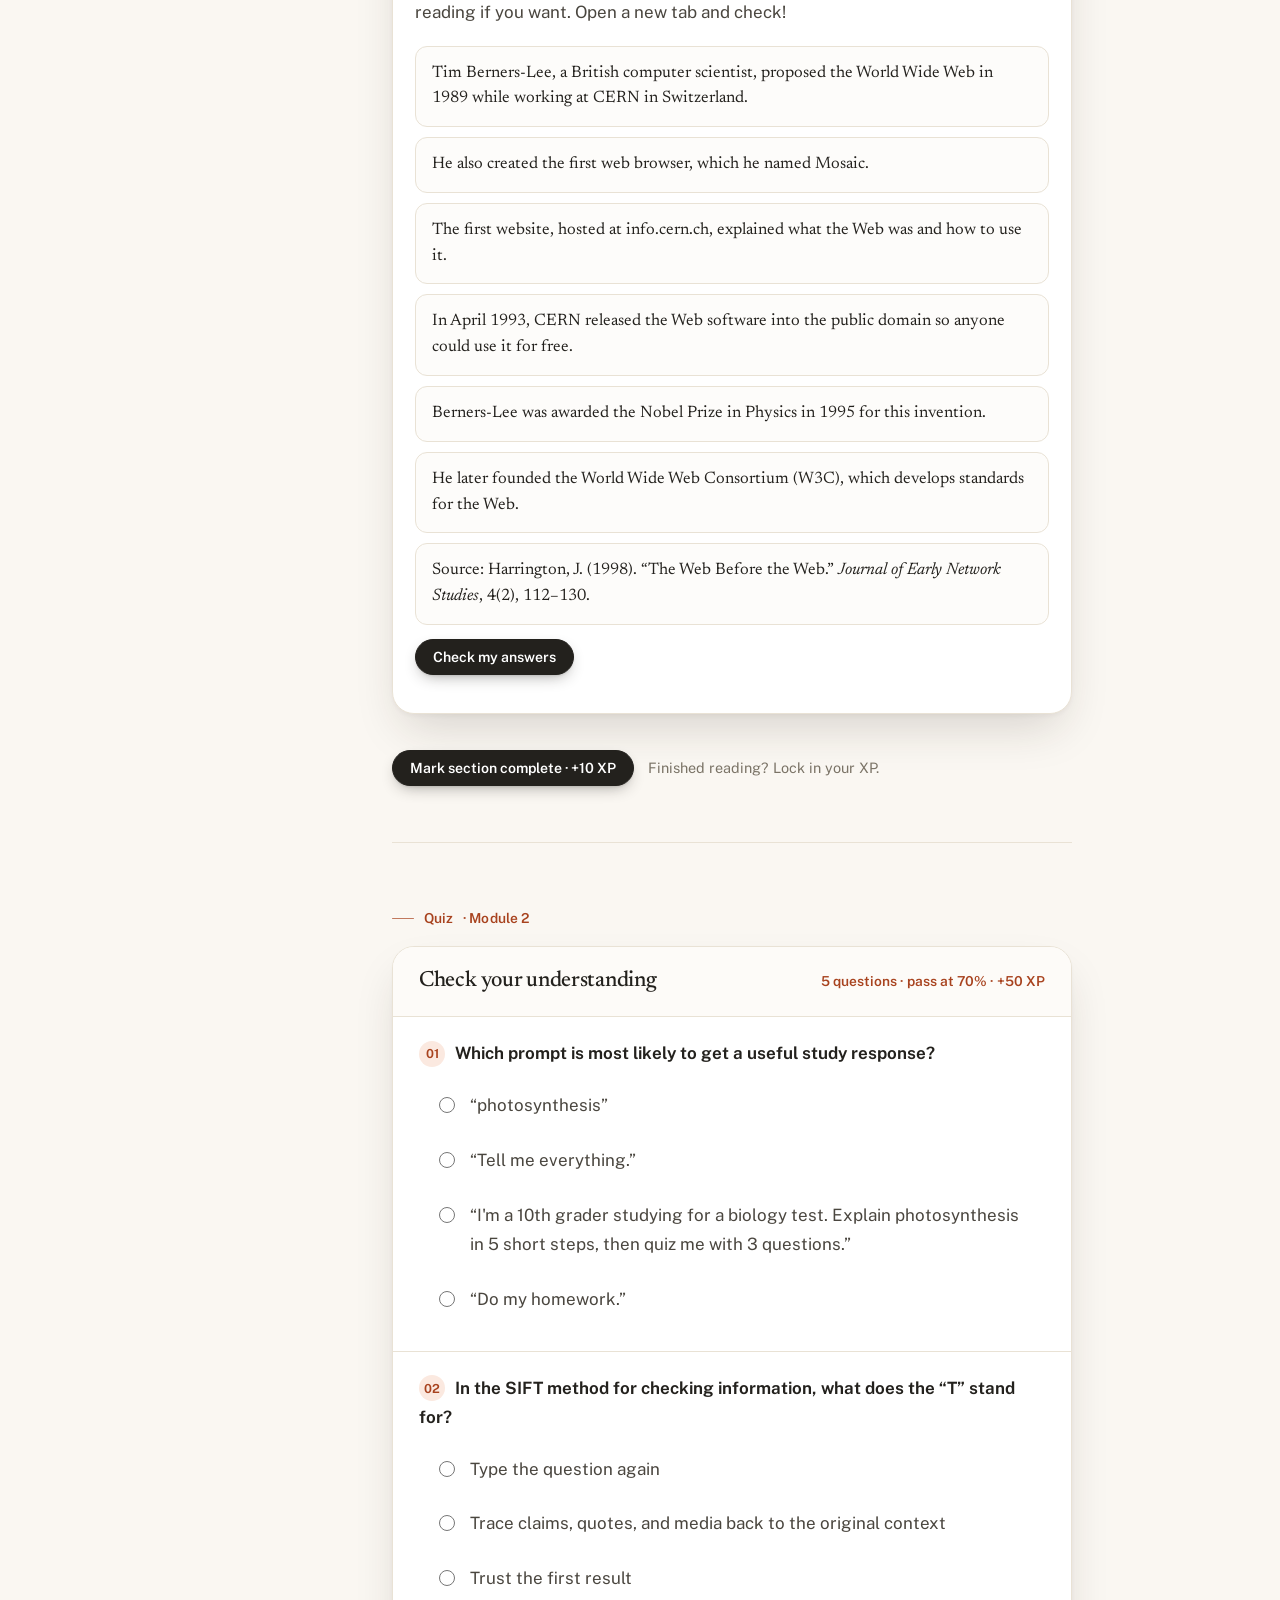
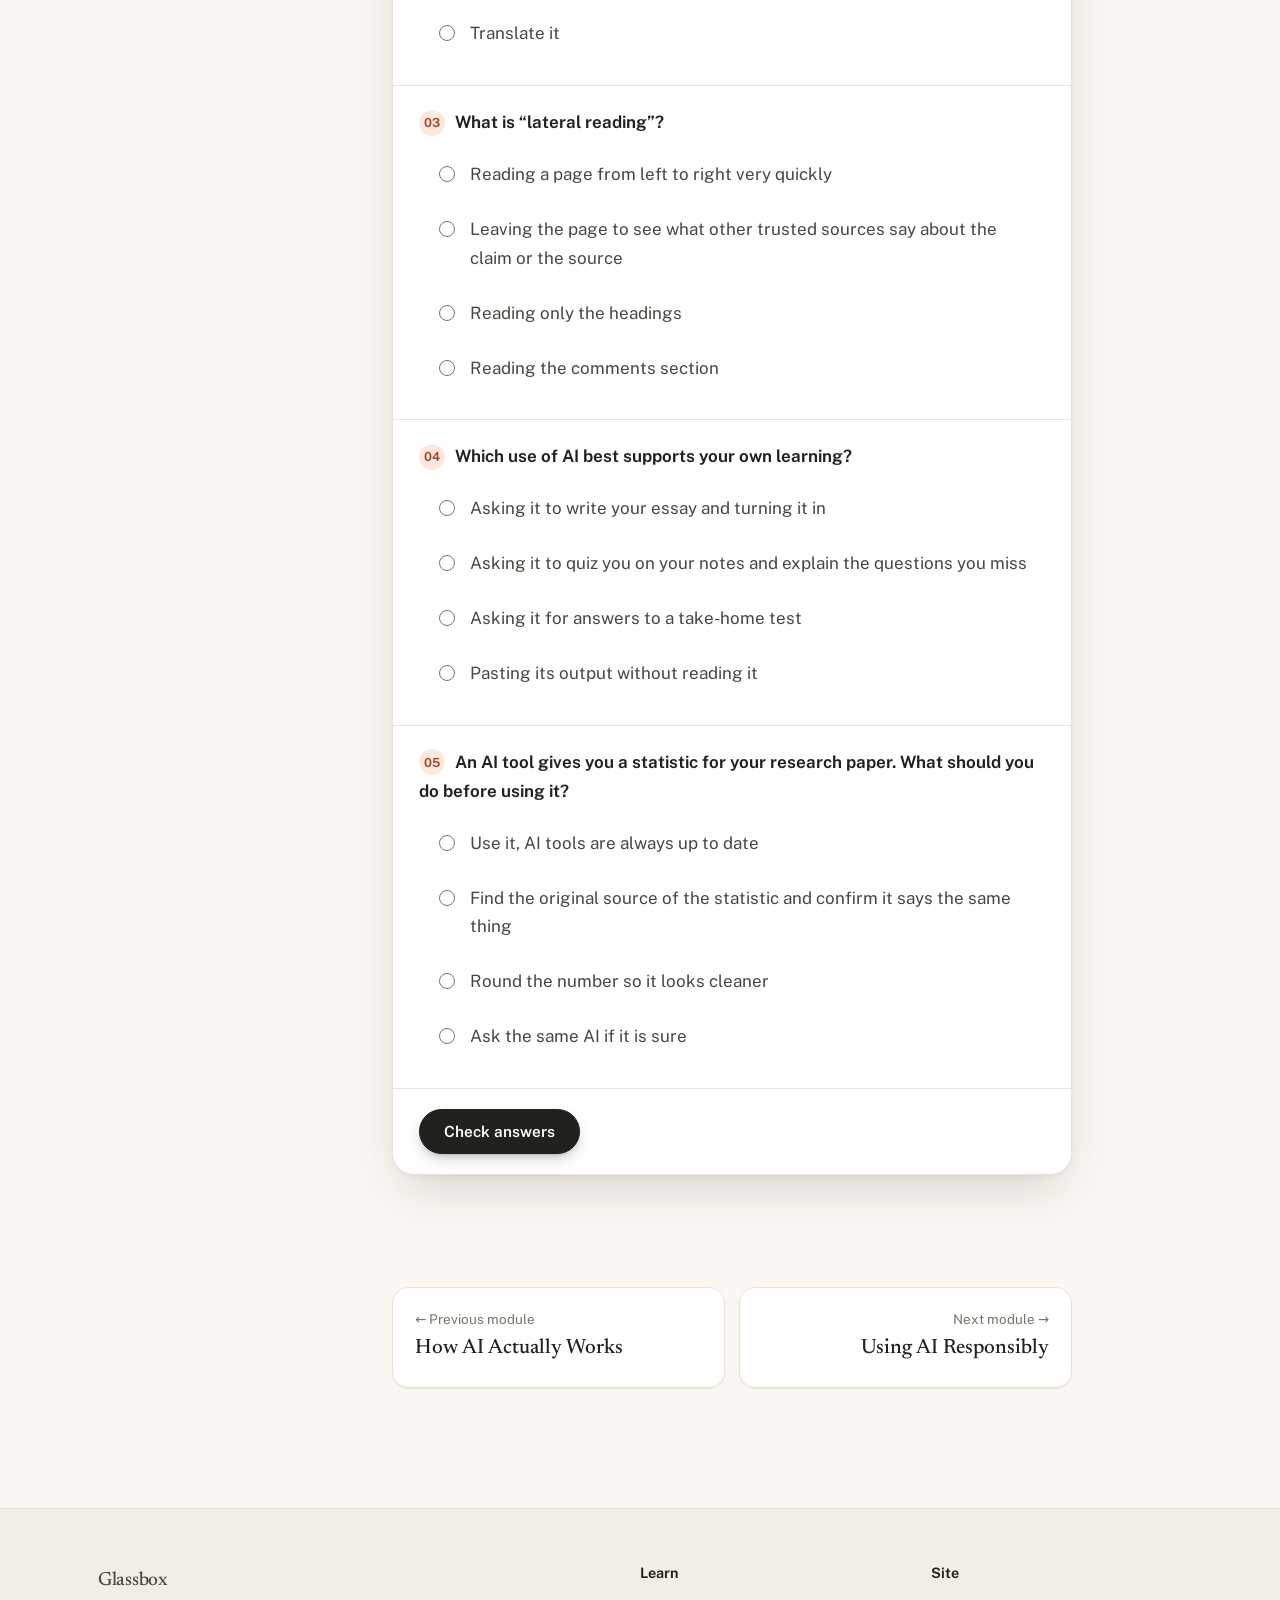
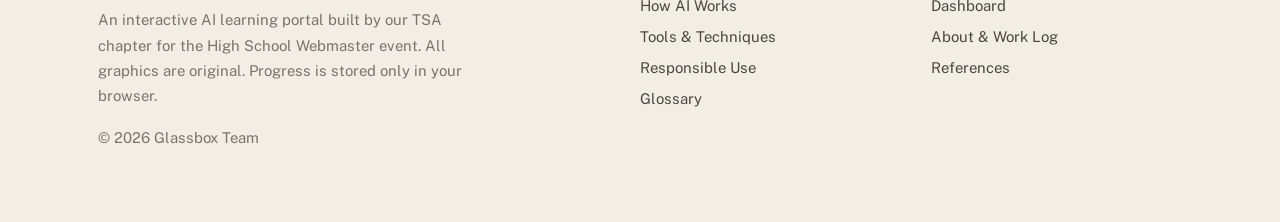
<file: tools.html>
<!DOCTYPE html>
<html lang="en">
<head>
  <meta charset="utf-8">
  <script>document.documentElement.classList.add("js")</script>
  <meta name="viewport" content="width=device-width, initial-scale=1">
  <title>Module 2: Tools & Techniques · Glassbox</title>
  <meta name="description" content="A practical guide to AI tools for high school students: types of tools, how to write effective prompts, study strategies, and how to fact-check AI output.">
  <link rel="icon" href="img/favicon.svg" type="image/svg+xml">
  <link rel="preconnect" href="https://fonts.googleapis.com">
  <link rel="preconnect" href="https://fonts.gstatic.com" crossorigin>
  <link href="https://fonts.googleapis.com/css2?family=IBM+Plex+Mono:wght@400;600&family=Newsreader:ital,opsz,wght@0,6..72,400;0,6..72,500;0,6..72,600;1,6..72,400&family=Public+Sans:wght@400;500;600;700&display=swap" rel="stylesheet">
  <link rel="stylesheet" href="css/style.css">
</head>
<body>
<a class="skip-link" href="#main">Skip to content</a>

<header class="site-header">
  <div class="wrap">
    <a class="brand" href="index.html" aria-label="Glassbox home">
      <svg viewBox="0 0 32 32" aria-hidden="true"><path d="M16 3l11 6v14l-11 6-11-6V9z" fill="none" stroke="#23211d" stroke-width="2" stroke-linejoin="round"/><path d="M5 9l11 6 11-6M16 15v14" fill="none" stroke="#23211d" stroke-width="1.4" stroke-dasharray="2 2"/><circle cx="16" cy="15" r="3" fill="#c4532d"/></svg>
      Glassbox
    </a>
    <button class="nav-toggle" type="button" aria-expanded="false" aria-controls="site-nav">Menu</button>
    <nav id="site-nav" class="nav" aria-label="Main">
      <a href="index.html">Home</a>
      <a href="foundations.html">1 · How AI Works</a>
      <a href="tools.html" aria-current="page">2 · Tools</a>
      <a href="ethics.html">3 · Responsible Use</a>
      <a href="glossary.html">Glossary</a>
      <a href="about.html">About</a>
      <a href="references.html">References</a>
      <a class="xp-pill" href="dashboard.html" title="Open your progress dashboard"><span class="lvl" data-level>1</span><span><span data-xp>0</span> XP</span></a>
    </nav>
  </div>
</header>

<main id="main">
  <header class="module-hero">
    <div class="wrap">
      <span class="eyebrow"><span class="num">Module 02</span> · Practical tools &amp; techniques</span>
      <h1>Tools &amp; Techniques</h1>
      <p class="lede">Knowing how AI works is step one. Step two is using it well: choosing the right kind of tool, asking clearly, using it to actually learn, and checking what it tells you.</p>
      <div class="meta"><span>4 sections</span><span>2 labs</span><span>1 quiz</span><span>≈ 30 min</span></div>
      <div class="bar-label" style="max-width:420px;margin-top:22px"><span data-module-count="tools">0 of 7 steps</span><span data-module-pct="tools">0%</span></div>
      <div class="bar" data-module-bar="tools" role="progressbar" aria-label="Module 2 progress" aria-valuemin="0" aria-valuemax="100"><i></i></div>
    </div>
  </header>

  <div class="wrap module-layout">
    <aside class="toc" aria-label="In this module">
      <h4>In this module</h4>
      <ol>
        <li><a href="#t-toolbox">2.1 The AI toolbox</a></li>
        <li><a href="#t-prompting">2.2 Writing better prompts</a></li>
        <li><a href="#t-study">2.3 Studying with AI</a></li>
        <li><a href="#t-verify">2.4 Check everything</a></li>
        <li><a href="#quiz">Quiz</a></li>
      </ol>
    </aside>

    <article class="lesson">

      <section id="t-toolbox">
        <span class="eyebrow"><span class="num">2.1</span> · 6 min</span>
        <h2>The AI toolbox</h2>
        <p>“AI” isn't one tool. Different tools are built for different jobs, and picking the right one saves time and cuts down on mistakes. Here are the main categories you're likely to run into. Product names change quickly, so focus on the <em>type</em> of tool.</p>
        <div class="table-wrap">
          <table>
            <thead><tr><th>Tool type</th><th>Good for</th><th>Watch out for</th><th>Examples</th></tr></thead>
            <tbody>
              <tr><td><strong>Chat assistants</strong></td><td>Explaining concepts, brainstorming, feedback on drafts</td><td>Hallucinated facts and sources</td><td>ChatGPT, Claude, Gemini, Microsoft Copilot</td></tr>
              <tr><td><strong>AI search / research tools</strong></td><td>Finding sources, summarizing search results with links</td><td>Summaries that misstate what a source says</td><td>Perplexity, Google AI Overviews</td></tr>
              <tr><td><strong>Writing aids</strong></td><td>Grammar, clarity, tone</td><td>Changing your voice or meaning</td><td>Grammarly, built-in editor tools</td></tr>
              <tr><td><strong>Tutoring tools</strong></td><td>Step-by-step guidance without just giving answers</td><td>Still needs checking on tricky problems</td><td>Khanmigo</td></tr>
              <tr><td><strong>Coding assistants</strong></td><td>Explaining errors, suggesting code</td><td>Code that runs but has bugs or security holes</td><td>GitHub Copilot</td></tr>
              <tr><td><strong>Image &amp; media generators</strong></td><td>Concept art, mockups, visual ideas</td><td>Copyright questions; realistic fakes</td><td>Adobe Firefly, DALL·E</td></tr>
            </tbody>
          </table>
        </div>
        <div class="callout">
          <span class="tag">Check first</span>
          <p>Many AI services set a minimum age (often 13) and some require a parent's permission for users under 18. Your school may also have approved tools with stronger privacy protections. <strong>Use what your school allows.</strong></p>
        </div>
        <div class="read-check"><button class="btn small" type="button" data-read="t-toolbox">Mark section complete · +10 XP</button><span>Finished reading? Lock in your XP.</span></div>
      </section>

      <section id="t-prompting">
        <span class="eyebrow"><span class="num">2.2</span> · 8 min</span>
        <h2>Writing better prompts</h2>
        <p>A <strong>prompt</strong> is what you type to an AI tool. Because the model predicts a likely response from your words, vague prompts get generic answers. Specific prompts get specific, useful ones. Strong prompts usually include five parts:</p>
        <dl class="def-list">
          <dt>Task</dt><dd>Exactly what you want done. Use an action verb: <em>explain, compare, quiz me, give feedback on</em>.</dd>
          <dt>Context</dt><dd>Who you are and why you're asking: your grade level, class, and what you already know.</dd>
          <dt>Role</dt><dd>Who the AI should act as: <em>a patient tutor, a tough debate coach, a museum guide</em>.</dd>
          <dt>Format</dt><dd>What the answer should look like: <em>a table, 5 bullet points, under 150 words</em>.</dd>
          <dt>Limits</dt><dd>Rules to follow: <em>don't give me the answer yet, use only the text I pasted, ask me one question at a time</em>.</dd>
        </dl>
        <div class="compare">
          <div class="bad">
            <h4>Weak prompt</h4>
            <pre>explain the french revolution</pre>
            <p>You'll get a long, generic overview that may not match your class or what you need.</p>
          </div>
          <div class="good">
            <h4>Strong prompt</h4>
            <pre>I'm a 9th grader in World History. Act as a tutor. Explain the 3 main causes of the French Revolution in simple terms, one short paragraph each. Then ask me one question to check I understood.</pre>
            <p>Clear audience, task, format and a next step.</p>
          </div>
        </div>
        <p>Prompting is a conversation. If the first answer isn't right, follow up: <em>“Make it shorter,” “Give me an example from sports,”</em> or <em>“What's one thing you might have gotten wrong here?”</em></p>

        <div class="lab" id="lab-prompt">
          <div class="lab-head"><span class="t">Lab 3 · Prompt builder</span><span class="xp" data-lab-xp="lab-prompt">+25 XP</span></div>
          <div class="lab-body">
            <p>Fill in the five parts for something you're studying right now. Score <b>80 or higher</b> to complete the lab. Stuck? Load an example.</p>
            <div class="two-col" style="gap:14px 20px">
              <div><label for="pb-task">Task: what should it do?</label><textarea id="pb-task" placeholder="Explain… / Quiz me on… / Give feedback on…"></textarea></div>
              <div><label for="pb-context">Context: who are you?</label><textarea id="pb-context" placeholder="I'm in 11th grade chemistry and…"></textarea></div>
              <div><label for="pb-role">Role: who should it act as?</label><input type="text" id="pb-role" placeholder="a patient tutor"></div>
              <div><label for="pb-format">Format: what should it look like?</label><input type="text" id="pb-format" placeholder="5 bullet points, under 150 words"></div>
            </div>
            <div style="margin-top:14px"><label for="pb-limits">Limits: any rules?</label><input type="text" id="pb-limits" placeholder="Don't give me the answer until I try first"></div>
            <div class="meter"><div class="bar"><i></i></div><b>0/100</b></div>
            <ul class="checklist" aria-label="Prompt parts"></ul>
            <div class="prompt-out" aria-live="polite"></div>
            <div class="lab-row"><button class="btn small ghost" type="button" data-example>Load an example</button></div>
            <div class="feedback" aria-live="polite"></div>
          </div>
        </div>
        <div class="read-check"><button class="btn small" type="button" data-read="t-prompting">Mark section complete · +10 XP</button><span>Finished reading? Lock in your XP.</span></div>
      </section>

      <section id="t-study">
        <span class="eyebrow"><span class="num">2.3</span> · 6 min</span>
        <h2>Studying with AI</h2>
        <p>The research on learning is clear on one thing: <strong>you learn by doing the thinking yourself</strong> by recalling, explaining and practicing. AI can either help with that or quietly replace it. The difference is how you use it.</p>
        <div class="compare">
          <div class="bad"><h4>Replaces your thinking</h4><ul><li>“Write my essay.”</li><li>“Answer these homework questions.”</li><li>“Summarize the book so I don't have to read it.”</li></ul></div>
          <div class="good"><h4>Supports your thinking</h4><ul><li>“Quiz me on my notes.”</li><li>“Explain where my reasoning went wrong.”</li><li>“Give me feedback, but don't rewrite it.”</li></ul></div>
        </div>
        <h3>Five study prompts worth saving</h3>
        <p>Copy these, then replace the brackets with your topic. Always check your teacher's AI policy first.</p>
        <div class="prompt-chip">Explain [topic] like I'm new to it. Use one real-world example, then check my understanding with one question.</div>
        <div class="prompt-chip">Here are my class notes: [paste notes]. Make 10 practice questions from them. Wait for my answers before telling me if I'm right.</div>
        <div class="prompt-chip">Act as a Socratic tutor for [topic]. Don't give me answers. Ask me guiding questions until I figure it out.</div>
        <div class="prompt-chip">Here is my draft: [paste draft]. Point out the 3 weakest parts of my argument. Do not rewrite anything.</div>
        <div class="prompt-chip">My [subject] test is in [number] days. I struggle with [topics]. Make a short daily study plan using active recall.</div>
        <div class="callout green">
          <span class="tag">Study tip</span>
          <p>After an AI explains something, close the tab and try to explain it back in your own words, out loud or on paper. If you can't, you haven't learned it yet.</p>
        </div>
        <div class="read-check"><button class="btn small" type="button" data-read="t-study">Mark section complete · +10 XP</button><span>Finished reading? Lock in your XP.</span></div>
      </section>

      <section id="t-verify">
        <span class="eyebrow"><span class="num">2.4</span> · 8 min</span>
        <h2>Check everything</h2>
        <p>Since AI can hallucinate, the most valuable AI skill isn't prompting. It's <strong>verifying</strong>. Professional fact-checkers use a habit called <strong>lateral reading</strong>: instead of staring at one source to decide if it's trustworthy, they open new tabs and see what other reliable sources say.</p>
        <p>A simple way to remember the process is <strong>SIFT</strong>, a method developed by digital-literacy researcher Mike Caulfield:</p>
        <dl class="def-list">
          <dt>S: Stop</dt><dd>Before you believe or use a claim, pause. Ask: do I know this source? Does this seem too perfect or too shocking?</dd>
          <dt>I: Investigate</dt><dd>Investigate the source. Who made it, and are they in a position to know?</dd>
          <dt>F: Find</dt><dd>Find better coverage. Search for the claim and see whether trusted sources agree.</dd>
          <dt>T: Trace</dt><dd>Trace claims, quotes and data back to the original. Does the original actually say that?</dd>
        </dl>
        <h3>Red flags in AI answers</h3>
        <ul>
          <li>Very specific numbers, dates or quotes with no source.</li>
          <li>Citations you can't find in a library database or search engine.</li>
          <li>Different answers when you ask the same question again.</li>
          <li>Claims about recent events (the model may be past its knowledge cutoff).</li>
        </ul>

        <div class="lab" id="lab-hallucination">
          <div class="lab-head"><span class="t">Lab 4 · Spot the hallucination</span><span class="xp" data-lab-xp="lab-hallucination">+25 XP</span></div>
          <div class="lab-body">
            <p>A student asked a chatbot: <em>“Who invented the World Wide Web?”</em> Below is the answer, split into sentences. <b>Click every sentence you think is false.</b> Use lateral reading if you want. Open a new tab and check!</p>
            <div class="claims">
              <button type="button" class="claim" aria-pressed="false" data-false="false">Tim Berners-Lee, a British computer scientist, proposed the World Wide Web in 1989 while working at CERN in Switzerland.<span class="why" hidden>✓ True. His proposal, “Information Management: A Proposal,” is dated March 1989.</span></button>
              <button type="button" class="claim" aria-pressed="false" data-false="true">He also created the first web browser, which he named Mosaic.<span class="why" hidden>✗ False. His browser was called WorldWideWeb (later renamed Nexus). Mosaic was a different browser released in 1993 by a team at the University of Illinois's NCSA.</span></button>
              <button type="button" class="claim" aria-pressed="false" data-false="false">The first website, hosted at info.cern.ch, explained what the Web was and how to use it.<span class="why" hidden>✓ True. CERN still hosts a restored copy of that first site.</span></button>
              <button type="button" class="claim" aria-pressed="false" data-false="false">In April 1993, CERN released the Web software into the public domain so anyone could use it for free.<span class="why" hidden>✓ True. CERN made the decision on April 30, 1993.</span></button>
              <button type="button" class="claim" aria-pressed="false" data-false="true">Berners-Lee was awarded the Nobel Prize in Physics in 1995 for this invention.<span class="why" hidden>✗ False. He has never won a Nobel Prize. He did receive the A.M. Turing Award (often called the “Nobel Prize of computing”) for 2016.</span></button>
              <button type="button" class="claim" aria-pressed="false" data-false="false">He later founded the World Wide Web Consortium (W3C), which develops standards for the Web.<span class="why" hidden>✓ True. He founded the W3C in 1994.</span></button>
              <button type="button" class="claim" aria-pressed="false" data-false="true">Source: Harrington, J. (1998). “The Web Before the Web.” <em>Journal of Early Network Studies</em>, 4(2), 112–130.<span class="why" hidden>✗ False. We could not find this author, article, or journal in any library database or search engine. This is what a fabricated citation looks like: neat, specific, and fake.</span></button>
            </div>
            <div class="lab-row"><button class="btn small" type="button" data-check>Check my answers</button><button class="btn small ghost" type="button" data-retry hidden>Try again</button></div>
            <div class="feedback" aria-live="polite"></div>
          </div>
        </div>
        <div class="read-check"><button class="btn small" type="button" data-read="t-verify">Mark section complete · +10 XP</button><span>Finished reading? Lock in your XP.</span></div>
      </section>

      <section id="quiz" style="border-bottom:0">
        <span class="eyebrow"><span class="num">Quiz</span> · Module 2</span>
        <div class="quiz" data-quiz="tools"></div>
      </section>

      <nav class="next-module" aria-label="Module navigation">
        <a href="foundations.html"><span>← Previous module</span><b>How AI Actually Works</b></a>
        <a class="right" href="ethics.html"><span>Next module →</span><b>Using AI Responsibly</b></a>
      </nav>
    </article>
  </div>

</main>

<footer class="site-footer">
  <div class="wrap cols">
    <div>
      <a class="brand" href="index.html" style="font-size:1.2rem">Glassbox</a>
      <p style="margin-top:10px;max-width:42ch">An interactive AI learning portal built by our TSA chapter for the High School Webmaster event. All graphics are original. Progress is stored only in your browser.</p>
      <p>&copy; <span data-year>2026</span> Glassbox Team</p>
    </div>
    <div>
      <h4>Learn</h4>
      <ul><li><a href="foundations.html">How AI Works</a></li><li><a href="tools.html">Tools &amp; Techniques</a></li><li><a href="ethics.html">Responsible Use</a></li><li><a href="glossary.html">Glossary</a></li></ul>
    </div>
    <div>
      <h4>Site</h4>
      <ul><li><a href="dashboard.html">Dashboard</a></li><li><a href="about.html">About &amp; Work Log</a></li><li><a href="references.html">References</a></li></ul>
    </div>
  </div>
</footer>

<script src="js/progress.js"></script>
<script src="js/labs.js"></script>
<script src="js/quiz.js"></script>
</body>
</html>
</file>
<file: css/style.css>
/* ==========================================================
   Glassbox: An AI Field Guide for Students
   Hand-written CSS. No frameworks.
   ========================================================== */

:root {
  --bg: #faf7f2;
  --bg-2: #f3eee5;
  --card: #ffffff;
  --ink: #23211d;
  --ink-2: #4a463f;
  --muted: #7a7366;
  --line: #e9e2d5;
  --line-2: #ddd4c4;

  --accent: #c4532d;        /* terracotta */
  --accent-ink: #a8431f;
  --accent-soft: #fbe9e0;
  --green: #2f6b57;         /* sage-forest */
  --green-soft: #e3efe9;
  --sun: #f4dd96;
  --focus: #2b59c3;

  /* Kept for older inline styles */
  --paper: var(--bg);
  --paper-2: var(--bg-2);
  --rule: var(--line);

  --serif: "Newsreader", Georgia, "Times New Roman", serif;
  --sans: "Public Sans", system-ui, -apple-system, "Segoe UI", Roboto, sans-serif;
  --mono: "IBM Plex Mono", ui-monospace, "SFMono-Regular", Menlo, Consolas, monospace;

  --w: 1140px;
  --w-text: 68ch;
  --r: 14px;
  --r-sm: 10px;

  --shadow-sm: 0 1px 2px rgba(45, 36, 20, .05), 0 1px 1px rgba(45, 36, 20, .03);
  --shadow: 0 1px 2px rgba(45, 36, 20, .04), 0 8px 24px -6px rgba(45, 36, 20, .10);
  --shadow-lg: 0 2px 4px rgba(45, 36, 20, .04), 0 22px 48px -12px rgba(45, 36, 20, .18);
  --ease: cubic-bezier(.22, .8, .24, 1);
}

*, *::before, *::after { box-sizing: border-box; }

html { scroll-behavior: smooth; -webkit-text-size-adjust: 100%; }

body {
  margin: 0;
  background: var(--bg);
  color: var(--ink);
  font-family: var(--sans);
  font-size: 1.0625rem;
  line-height: 1.7;
  -webkit-font-smoothing: antialiased;
  -moz-osx-font-smoothing: grayscale;
  text-rendering: optimizeLegibility;
  animation: page-in .5s var(--ease) both;
}
@keyframes page-in { from { opacity: 0; } to { opacity: 1; } }

img, svg { max-width: 100%; height: auto; display: block; }
::selection { background: var(--sun); color: var(--ink); }

a { color: var(--accent-ink); text-decoration-thickness: 1px; text-underline-offset: 3px; transition: color .2s var(--ease); }
a:hover { color: var(--ink); }

:focus-visible { outline: 3px solid var(--focus); outline-offset: 3px; border-radius: 6px; }

h1, h2, h3, h4 {
  font-family: var(--serif);
  font-weight: 500;
  line-height: 1.15;
  letter-spacing: -0.012em;
  margin: 0 0 .5em;
  color: var(--ink);
}
h1 { font-size: clamp(2.4rem, 5.4vw, 4.3rem); letter-spacing: -0.025em; line-height: 1.05; }
h2 { font-size: clamp(1.75rem, 3.1vw, 2.4rem); letter-spacing: -0.018em; }
h3 { font-size: 1.38rem; }
h4 { font-size: 1.05rem; font-family: var(--sans); font-weight: 650; letter-spacing: 0; }
h1 em, h2 em { font-style: italic; color: var(--accent); }

p { margin: 0 0 1.1em; }
ul, ol { padding-left: 1.3em; margin: 0 0 1.1em; }
li { margin-bottom: .4em; }
li::marker { color: var(--muted); }
strong, b { font-weight: 650; }

.skip-link { position: absolute; left: -999px; top: 8px; background: var(--ink); color: #fff; padding: 8px 14px; z-index: 100; border-radius: 8px; }
.skip-link:focus { left: 8px; }

.wrap { max-width: var(--w); margin: 0 auto; padding: 0 28px; }
@media (max-width: 600px) { .wrap { padding: 0 16px; } }

/* Small section label: plain sentence case with a short rule */
.eyebrow {
  display: inline-flex; align-items: center; gap: 10px;
  font-family: var(--sans); font-size: .86rem; font-weight: 600;
  color: var(--accent-ink); margin: 0 0 1rem; letter-spacing: .005em;
}
.eyebrow::before { content: ""; width: 22px; height: 1.5px; background: currentColor; border-radius: 2px; opacity: .7; }
.eyebrow .num { color: inherit; }

.mark { background: linear-gradient(transparent 62%, var(--sun) 62%, var(--sun) 90%, transparent 90%); padding: 0 .08em; border-radius: 2px; }

/* ---------- Header ---------- */
.site-header {
  position: sticky; top: 0; z-index: 50;
  background: rgba(250, 247, 242, .82);
  backdrop-filter: saturate(1.4) blur(14px);
  -webkit-backdrop-filter: saturate(1.4) blur(14px);
  border-bottom: 1px solid transparent;
  transition: border-color .3s var(--ease), box-shadow .3s var(--ease), background .3s;
}
.site-header.scrolled { border-bottom-color: var(--line); box-shadow: 0 6px 20px -14px rgba(45, 36, 20, .35); }
.site-header .wrap { display: flex; align-items: center; gap: 24px; min-height: 70px; }

.brand {
  display: flex; align-items: center; gap: 10px;
  font-family: var(--serif); font-size: 1.5rem; font-weight: 500;
  color: var(--ink); text-decoration: none; letter-spacing: -0.015em;
}
.brand svg { width: 30px; height: 30px; transition: transform .6s var(--ease); }
.brand:hover { color: var(--ink); }
.brand:hover svg { transform: rotate(-12deg) scale(1.05); }

.nav { margin-left: auto; display: flex; align-items: center; gap: 2px; }
.nav a {
  font-size: .93rem; font-weight: 500; color: var(--ink-2);
  text-decoration: none; padding: 8px 12px; border-radius: 999px; white-space: nowrap;
  transition: background .25s var(--ease), color .25s var(--ease);
}
.nav a:hover { background: var(--bg-2); color: var(--ink); }
.nav a[aria-current="page"] { background: var(--ink); color: #fff; }

.xp-pill {
  display: inline-flex; align-items: center; gap: 8px;
  font-family: var(--sans); font-size: .85rem; font-weight: 600;
  border: 1px solid var(--line-2); border-radius: 999px;
  padding: 4px 14px 4px 5px !important; color: var(--ink) !important; text-decoration: none; white-space: nowrap;
  background: var(--card) !important; margin-left: 10px; box-shadow: var(--shadow-sm);
  transition: box-shadow .25s var(--ease), transform .25s var(--ease) !important;
}
.xp-pill:hover { box-shadow: var(--shadow); transform: translateY(-1px); }
.xp-pill .lvl {
  background: var(--accent); color: #fff; border-radius: 999px;
  width: 26px; height: 26px; display: grid; place-items: center; font-weight: 700; font-size: .8rem;
}

.nav-toggle {
  display: none; margin-left: auto;
  background: var(--card); border: 1px solid var(--line-2); border-radius: 999px;
  padding: 8px 16px; font: 600 .88rem var(--sans); color: var(--ink); cursor: pointer;
}

@media (max-width: 1100px) {
  .nav-toggle { display: inline-block; }
  .nav {
    position: absolute; left: 12px; right: 12px; top: calc(100% + 6px);
    flex-direction: column; align-items: stretch; gap: 2px;
    background: var(--card); border: 1px solid var(--line); border-radius: 18px;
    padding: 10px; box-shadow: var(--shadow-lg);
    opacity: 0; transform: translateY(-8px) scale(.98); pointer-events: none; visibility: hidden;
    transition: opacity .25s var(--ease), transform .25s var(--ease), visibility .25s;
  }
  .nav.open { opacity: 1; transform: none; pointer-events: auto; visibility: visible; }
  .nav a { padding: 12px 14px; border-radius: 12px; }
  .xp-pill { margin: 8px 0 2px; align-self: flex-start; }
}

/* ---------- Footer ---------- */
.site-footer {
  margin-top: 120px; padding: 56px 0 56px;
  font-size: .93rem; color: var(--muted);
  background: var(--bg-2); border-top: 1px solid var(--line);
}
.site-footer .cols { display: grid; grid-template-columns: 2fr 1fr 1fr; gap: 40px; }
.site-footer h4 { font-size: .9rem; color: var(--ink); margin-bottom: .8em; }
.site-footer ul { list-style: none; padding: 0; }
.site-footer a { color: var(--ink-2); text-decoration: none; }
.site-footer a:hover { color: var(--accent-ink); }
@media (max-width: 720px) { .site-footer .cols { grid-template-columns: 1fr; gap: 20px; } }

/* ---------- Buttons ---------- */
.btn {
  display: inline-flex; align-items: center; justify-content: center; gap: 8px;
  font: 600 .96rem/1 var(--sans);
  padding: 14px 24px; border-radius: 999px;
  border: 1px solid var(--ink); background: var(--ink); color: #fff;
  text-decoration: none; cursor: pointer;
  box-shadow: 0 1px 2px rgba(0,0,0,.08), 0 6px 16px -6px rgba(35, 33, 29, .45);
  transition: transform .3s var(--ease), box-shadow .3s var(--ease), background .25s, color .25s, border-color .25s;
}
.btn:hover { color: #fff; transform: translateY(-2px); box-shadow: 0 2px 4px rgba(0,0,0,.08), 0 14px 28px -10px rgba(35, 33, 29, .5); }
.btn:active { transform: translateY(0); transition-duration: .1s; }
.btn.ghost { background: var(--card); color: var(--ink); border-color: var(--line-2); box-shadow: var(--shadow-sm); }
.btn.ghost:hover { color: var(--ink); border-color: var(--ink-2); box-shadow: var(--shadow); }
.btn.small { padding: 10px 17px; font-size: .88rem; }
.btn[disabled] { opacity: .5; cursor: not-allowed; transform: none; }

/* ---------- Home hero ---------- */
.hero { padding: 84px 0 72px; position: relative; overflow: hidden; }
.hero::before {
  content: ""; position: absolute; inset: -20% -10% auto auto; width: 60vw; height: 60vw; max-width: 760px; max-height: 760px;
  background: radial-gradient(closest-side, rgba(244, 221, 150, .45), rgba(244, 221, 150, 0));
  z-index: -1; pointer-events: none;
}
.hero .grid { display: grid; grid-template-columns: 1.1fr 1fr; gap: 64px; align-items: center; }
.hero .lede { font-size: 1.22rem; color: var(--ink-2); max-width: 44ch; line-height: 1.65; }
.hero .actions { display: flex; gap: 12px; flex-wrap: wrap; margin-top: 32px; }
.hero-figure {
  margin: 0; border-radius: 22px; background: var(--card); padding: 26px 26px 18px;
  box-shadow: var(--shadow-lg); border: 1px solid var(--line);
  transform: rotate(.6deg); transition: transform .8s var(--ease);
}
.hero-figure:hover { transform: rotate(0) translateY(-4px); }
.hero-figure figcaption { font-family: var(--serif); font-style: italic; font-size: 1rem; color: var(--muted); margin-top: 12px; padding-top: 12px; border-top: 1px solid var(--line); }
@media (max-width: 880px) { .hero .grid { grid-template-columns: 1fr; gap: 44px; } .hero { padding-top: 52px; } .hero-figure { transform: none; } }

.stat-row {
  display: grid; grid-template-columns: repeat(4, 1fr);
  background: var(--card); border-radius: var(--r); box-shadow: var(--shadow); border: 1px solid var(--line);
}
.stat-row > div { padding: 24px 26px; border-right: 1px solid var(--line); }
.stat-row > div:last-child { border-right: 0; }
.stat-row b { display: block; font-family: var(--serif); font-size: 2.2rem; font-weight: 500; line-height: 1.1; color: var(--ink); }
.stat-row span { font-size: .9rem; color: var(--muted); }
@media (max-width: 720px) { .stat-row { grid-template-columns: 1fr 1fr; } .stat-row > div:nth-child(2) { border-right: 0; } .stat-row > div:nth-child(-n+2) { border-bottom: 1px solid var(--line); } }

.section { padding: 104px 0 0; }
.section-head { display: grid; grid-template-columns: 1fr 1.25fr; gap: 48px; margin-bottom: 44px; align-items: end; }
.section-head p { color: var(--ink-2); margin: 0; }
.section-head h2 { margin-bottom: 0; }
@media (max-width: 860px) { .section-head { grid-template-columns: 1fr; gap: 14px; } }

/* Chapter list (modules) */
.chapters { display: grid; gap: 16px; }
.chapter {
  display: grid; grid-template-columns: 84px 1fr 250px; gap: 28px;
  padding: 30px 32px; align-items: center;
  text-decoration: none; color: inherit;
  background: var(--card); border: 1px solid var(--line); border-radius: 20px; box-shadow: var(--shadow-sm);
  transition: transform .45s var(--ease), box-shadow .45s var(--ease), border-color .3s;
}
.chapter:hover { color: inherit; transform: translateY(-4px); box-shadow: var(--shadow-lg); border-color: var(--line-2); }
.chapter-num {
  font-family: var(--serif); font-size: 2.1rem; line-height: 1; color: var(--accent); font-weight: 400;
  width: 72px; height: 72px; border-radius: 50%; display: grid; place-items: center; background: var(--accent-soft);
  font-style: italic;
}
.chapter h3 { font-size: 1.6rem; margin-bottom: .25em; }
.chapter p { color: var(--ink-2); margin: 0 0 .7em; max-width: 58ch; }
.chapter .topics { font-size: .84rem; color: var(--muted); }
.chapter-side { font-size: .88rem; color: var(--muted); }
.chapter-go { font-weight: 600; color: var(--ink); display: inline-flex; gap: 6px; margin-top: 12px; transition: gap .3s var(--ease), color .3s; }
.chapter:hover .chapter-go { color: var(--accent-ink); gap: 10px; }
@media (max-width: 860px) {
  .chapter { grid-template-columns: 1fr; gap: 14px; padding: 24px; }
  .chapter-num { width: 56px; height: 56px; font-size: 1.6rem; }
}

/* Progress bar */
.bar { height: 8px; background: var(--bg-2); border-radius: 999px; overflow: hidden; box-shadow: inset 0 1px 2px rgba(45,36,20,.08); }
.bar > i { display: block; height: 100%; background: linear-gradient(90deg, #3d8269, var(--green)); width: 0; border-radius: 999px; transition: width 1.1s var(--ease); }
.bar.accent > i { background: linear-gradient(90deg, #dd7449, var(--accent)); }
.bar-label { display: flex; justify-content: space-between; font-size: .82rem; color: var(--muted); margin-bottom: 8px; font-variant-numeric: tabular-nums; }

/* Feature grid */
.split { display: grid; grid-template-columns: repeat(3, 1fr); gap: 18px; }
.split > div {
  padding: 30px 28px; background: var(--card); border: 1px solid var(--line); border-radius: 20px; box-shadow: var(--shadow-sm);
  transition: transform .45s var(--ease), box-shadow .45s var(--ease);
}
.split > div:hover { transform: translateY(-3px); box-shadow: var(--shadow); }
.split h3 { font-size: 1.25rem; }
.split p { color: var(--ink-2); font-size: .98rem; margin: 0; }
.split .icon { width: 48px; height: 48px; margin-bottom: 18px; padding: 10px; background: var(--bg); border-radius: 14px; box-sizing: content-box; }
@media (max-width: 860px) { .split { grid-template-columns: 1fr; } }

.callout {
  background: var(--card); padding: 24px 26px; margin: 28px 0; border-radius: var(--r);
  border: 1px solid var(--line); box-shadow: var(--shadow-sm); position: relative;
}
.callout.green { background: var(--green-soft); border-color: transparent; box-shadow: none; }
.callout.warn { background: var(--accent-soft); border-color: transparent; box-shadow: none; }
.callout > .tag { display: block; font-size: .8rem; font-weight: 700; color: var(--accent-ink); margin-bottom: 6px; letter-spacing: .01em; }
.callout.green > .tag { color: var(--green); }
.callout p:last-child, .callout ul:last-child { margin-bottom: 0; }

/* ---------- Module pages ---------- */
.module-hero { padding: 72px 0 56px; position: relative; overflow: hidden; }
.module-hero::after {
  content: ""; position: absolute; right: -120px; top: -160px; width: 520px; height: 520px; border-radius: 50%;
  background: radial-gradient(closest-side, rgba(196, 83, 45, .10), rgba(196, 83, 45, 0)); z-index: -1;
}
.module-hero .lede { font-size: 1.2rem; color: var(--ink-2); max-width: 60ch; }
.module-hero .meta { display: flex; flex-wrap: wrap; gap: 8px; margin-top: 22px; }
.module-hero .meta span { font-size: .84rem; color: var(--ink-2); background: var(--card); border: 1px solid var(--line); padding: 5px 13px; border-radius: 999px; }
.module-hero .bar { max-width: 420px; }

.module-layout { display: grid; grid-template-columns: 230px minmax(0, 1fr); gap: 64px; padding-top: 24px; }
@media (max-width: 980px) { .module-layout { grid-template-columns: 1fr; gap: 0; } }

.toc { position: sticky; top: 96px; align-self: start; font-size: .92rem; }
.toc h4 { font-size: .82rem; color: var(--muted); font-weight: 600; margin-bottom: 10px; }
.toc ol { list-style: none; padding: 0; margin: 0; }
.toc li { margin: 0; }
.toc a {
  display: flex; gap: 8px; align-items: center; padding: 8px 12px; color: var(--ink-2); text-decoration: none; border-radius: 10px;
  transition: background .25s var(--ease), color .25s var(--ease);
}
.toc a:hover { background: var(--bg-2); color: var(--ink); }
.toc a.done::after { content: "✓"; margin-left: auto; color: var(--green); font-weight: 700; font-size: .85rem; }
.toc a.active { color: var(--ink); background: var(--card); box-shadow: var(--shadow-sm); font-weight: 600; }
@media (max-width: 980px) {
  .toc { position: static; background: var(--card); border: 1px solid var(--line); border-radius: var(--r); padding: 16px; margin-bottom: 36px; box-shadow: var(--shadow-sm); }
}

.lesson { max-width: var(--w-text); }
.lesson > section { padding-bottom: 56px; margin-bottom: 56px; border-bottom: 1px solid var(--line); scroll-margin-top: 96px; }
.lesson h2 { margin-top: 0; }
.lesson h3 { margin-top: 1.7em; }
.lesson p, .lesson li { color: var(--ink-2); }
.lesson figure { margin: 32px 0; background: var(--card); border: 1px solid var(--line); border-radius: 18px; padding: 22px; box-shadow: var(--shadow-sm); }
.lesson figcaption { color: var(--muted); margin-top: 12px; font-style: italic; font-family: var(--serif); font-size: 1rem; }

.read-check {
  display: flex; align-items: center; gap: 14px; flex-wrap: wrap;
  margin-top: 32px; font-size: .9rem; color: var(--muted);
}
.read-check .btn.done { background: var(--green); border-color: var(--green); box-shadow: none; animation: pop .45s var(--ease); }
@keyframes pop { 0% { transform: scale(.94); } 60% { transform: scale(1.04); } 100% { transform: scale(1); } }

.def-list { display: grid; grid-template-columns: max-content 1fr; gap: 0; margin: 22px 0; background: var(--card); border: 1px solid var(--line); border-radius: var(--r); overflow: hidden; }
.def-list dt { font-weight: 650; font-size: .95rem; color: var(--ink); padding: 14px 18px; border-bottom: 1px solid var(--line); background: #fdfbf8; }
.def-list dd { margin: 0; color: var(--ink-2); padding: 14px 18px; border-bottom: 1px solid var(--line); }
.def-list dt:last-of-type, .def-list dd:last-of-type { border-bottom: 0; }
@media (max-width: 600px) { .def-list { grid-template-columns: 1fr; } .def-list dt { border-bottom: 0; padding-bottom: 2px; background: none; } }

.compare { display: grid; grid-template-columns: 1fr 1fr; gap: 14px; margin: 24px 0; }
.compare > div { padding: 22px; border-radius: var(--r); background: var(--card); border: 1px solid var(--line); }
.compare .bad { background: #fdf3ee; border-color: #f3dccf; }
.compare .good { background: #eef6f2; border-color: #d4e7dd; }
.compare h4 { margin-bottom: .5em; }
.compare .bad h4 { color: var(--accent-ink); }
.compare .good h4 { color: var(--green); }
.compare ul { margin-bottom: 0; }
.compare pre { white-space: pre-wrap; font-family: var(--mono); font-size: .84rem; background: rgba(255,255,255,.8); padding: 12px 14px; margin: 0 0 10px; border-radius: 10px; color: var(--ink); border: 1px solid rgba(0,0,0,.05); }
.compare p:last-child { margin-bottom: 0; }
@media (max-width: 680px) { .compare { grid-template-columns: 1fr; } }

.table-wrap { overflow-x: auto; margin: 24px 0; border-radius: var(--r); border: 1px solid var(--line); background: var(--card); box-shadow: var(--shadow-sm); }
table { border-collapse: collapse; width: 100%; font-size: .94rem; }
th, td { text-align: left; padding: 13px 16px; border-bottom: 1px solid var(--line); vertical-align: top; }
th { font-size: .82rem; font-weight: 650; background: #fbf8f3; color: var(--ink); }
tr:last-child td { border-bottom: 0; }
tbody tr { transition: background .2s; }
tbody tr:hover { background: #fdfbf7; }

.prompt-chip {
  font-family: var(--mono); font-size: .86rem; background: var(--card); border: 1px solid var(--line); border-radius: 12px;
  padding: 14px 76px 14px 16px; margin: 10px 0; position: relative; color: var(--ink); box-shadow: var(--shadow-sm);
}
.prompt-chip::before { content: ""; position: absolute; left: 0; top: 12px; bottom: 12px; width: 3px; border-radius: 3px; background: var(--accent); }
.prompt-chip button {
  position: absolute; top: 10px; right: 10px; font: 600 .76rem var(--sans); border: 1px solid var(--line-2);
  background: var(--bg); padding: 5px 11px; border-radius: 999px; cursor: pointer; color: var(--ink); transition: background .2s;
}
.prompt-chip button:hover { background: var(--bg-2); }

/* ---------- Interactive "lab" panels ---------- */
.lab {
  background: var(--card); margin: 36px 0; border-radius: 22px; border: 1px solid var(--line);
  box-shadow: var(--shadow-lg); overflow: hidden;
}
.lab-head {
  display: flex; align-items: center; justify-content: space-between; gap: 12px; flex-wrap: wrap;
  padding: 16px 22px; background: linear-gradient(180deg, #fdf6ef, #fbf1e7); border-bottom: 1px solid #f1e2d3;
}
.lab-head .t { font-family: var(--serif); font-size: 1.15rem; font-weight: 500; color: var(--ink); }
.lab-head .xp { font-size: .78rem; font-weight: 700; background: var(--accent); color: #fff; padding: 4px 11px; border-radius: 999px; transition: background .4s; }
.lab-head .xp.got { background: var(--green); }
.lab-body { padding: 22px 22px 24px; }
.lab-body > p:first-child { margin-top: 0; }
.lab-row { display: flex; gap: 10px; flex-wrap: wrap; align-items: center; margin: 14px 0; }
.lab label { font-weight: 600; font-size: .9rem; display: block; margin-bottom: 6px; color: var(--ink); }
.lab input[type="text"], .lab input[type="date"], .lab textarea, .lab select, .search-input {
  width: 100%; font: 1rem var(--sans); padding: 12px 14px; border: 1px solid var(--line-2);
  background: #fdfcfa; color: var(--ink); border-radius: 12px;
  transition: border-color .2s var(--ease), box-shadow .2s var(--ease), background .2s;
}
.lab input:focus, .lab textarea:focus, .lab select:focus, .search-input:focus {
  outline: none; border-color: var(--accent); background: #fff; box-shadow: 0 0 0 4px rgba(196, 83, 45, .14);
}
.lab textarea { min-height: 76px; resize: vertical; }
.lab .hint { font-size: .88rem; color: var(--muted); }
.feedback { margin-top: 16px; padding: 14px 16px; border-radius: 12px; background: var(--bg); font-size: .95rem; animation: fade-up .4s var(--ease); }
.feedback.ok { background: var(--green-soft); }
.feedback.no { background: var(--accent-soft); }
.feedback:empty { display: none; }
@keyframes fade-up { from { opacity: 0; transform: translateY(6px); } to { opacity: 1; transform: none; } }

.seg { display: inline-flex; background: var(--bg-2); border-radius: 999px; padding: 4px; gap: 2px; }
.seg button { font: 600 .87rem var(--sans); padding: 8px 15px; border: 0; background: transparent; color: var(--ink-2); cursor: pointer; border-radius: 999px; transition: background .25s var(--ease), color .25s, box-shadow .25s; }
.seg button[aria-pressed="true"] { background: var(--card); color: var(--ink); box-shadow: var(--shadow-sm); }
.seg button .dot { display: inline-block; width: 10px; height: 10px; border-radius: 50%; margin-right: 7px; vertical-align: -1px; }

canvas.classifier { width: 100%; aspect-ratio: 16 / 10; border: 1px solid var(--line); border-radius: 14px; background: #fff; cursor: crosshair; touch-action: none; display: block; }

.predictions { display: grid; gap: 8px; margin-top: 14px; }
.pred { display: grid; grid-template-columns: 120px 1fr 52px; gap: 12px; align-items: center; font-size: .9rem; }
.pred button { font: 500 .92rem var(--sans); text-align: left; background: var(--bg); border: 1px solid var(--line); padding: 6px 12px; border-radius: 999px; cursor: pointer; color: var(--ink); transition: all .2s var(--ease); }
.pred button:hover { border-color: var(--accent); background: var(--accent-soft); transform: translateX(2px); }
.pred .track { height: 10px; background: var(--bg-2); border-radius: 999px; overflow: hidden; }
.pred .track i { display: block; height: 100%; background: linear-gradient(90deg, #dd7449, var(--accent)); border-radius: 999px; animation: grow .6s var(--ease) both; transform-origin: left; }
@keyframes grow { from { transform: scaleX(0); } to { transform: scaleX(1); } }
.pred .pct { text-align: right; color: var(--muted); font-variant-numeric: tabular-nums; }

.claims { display: grid; gap: 10px; }
.claim {
  text-align: left; font: 1.04rem/1.55 var(--serif); padding: 14px 16px; background: #fdfcfa;
  border: 1px solid var(--line); border-radius: 12px; cursor: pointer; color: var(--ink);
  transition: border-color .2s, background .25s var(--ease), transform .25s var(--ease), box-shadow .25s;
}
.claim:hover { border-color: var(--line-2); transform: translateY(-1px); box-shadow: var(--shadow-sm); }
.claim[aria-pressed="true"] { border-color: var(--accent); background: var(--accent-soft); }
.claim.correct-flag { border-color: var(--green); background: var(--green-soft); }
.claim.missed { border-color: var(--accent); border-style: dashed; }
.claim .why { display: block; font: .88rem/1.5 var(--sans); color: var(--ink-2); margin-top: 8px; }

.scenario-card { background: var(--bg); border-radius: 16px; padding: 22px; animation: fade-up .4s var(--ease); }
.scenario-card .who { font-size: .82rem; color: var(--muted); font-weight: 600; }
.scenario-card p.q { font-family: var(--serif); font-size: 1.25rem; line-height: 1.45; color: var(--ink); margin: 8px 0 18px; }
.choice-row { display: flex; gap: 8px; flex-wrap: wrap; }
.choice-row button { flex: 1 1 150px; font: 600 .92rem var(--sans); padding: 12px 14px; border: 1px solid var(--line-2); background: var(--card); color: var(--ink); border-radius: 999px; cursor: pointer; transition: all .25s var(--ease); }
.choice-row button:hover { border-color: var(--ink-2); transform: translateY(-1px); box-shadow: var(--shadow-sm); }
.choice-row button.picked-right { background: var(--green); color: #fff; border-color: var(--green); }
.choice-row button.picked-wrong { background: var(--accent); color: #fff; border-color: var(--accent); }
.scenario-dots { display: flex; gap: 6px; margin-bottom: 16px; flex-wrap: wrap; }
.scenario-dots span { width: 26px; height: 6px; background: var(--line); border-radius: 999px; transition: background .3s; }
.scenario-dots span.on { background: var(--ink-2); }
.scenario-dots span.right { background: var(--green); }
.scenario-dots span.wrong { background: var(--accent); }

.meter { display: flex; align-items: center; gap: 14px; margin-top: 18px; }
.meter .bar { flex: 1; height: 10px; }
.meter b { font-size: 1rem; min-width: 64px; text-align: right; font-variant-numeric: tabular-nums; }

.prompt-out { font-family: var(--mono); font-size: .87rem; line-height: 1.6; background: #2a2723; color: #f3ede2; padding: 18px; border-radius: 14px; white-space: pre-wrap; min-height: 80px; margin-top: 14px; }
.checklist { list-style: none; padding: 0; margin: 14px 0 0; display: grid; grid-template-columns: 1fr 1fr; gap: 6px 16px; font-size: .9rem; color: var(--ink-2); }
.checklist li { display: flex; align-items: center; gap: 8px; margin: 0; }
.checklist li::before { content: ""; width: 14px; height: 14px; border-radius: 50%; border: 1.5px solid var(--line-2); flex: none; transition: all .3s var(--ease); }
.checklist li.ok::before { background: var(--green); border-color: var(--green); box-shadow: inset 0 0 0 3px #fff; }
@media (max-width: 600px) { .checklist { grid-template-columns: 1fr; } }

.cite-out { background: #fdfcfa; border: 1px solid var(--line); border-radius: 12px; padding: 14px 16px 14px 2.4em; font-family: var(--serif); font-size: 1.04rem; margin-top: 8px; text-indent: -1.6em; overflow-wrap: anywhere; color: var(--ink); }

/* ---------- Quiz ---------- */
.quiz { background: var(--card); border-radius: 22px; border: 1px solid var(--line); box-shadow: var(--shadow-lg); overflow: hidden; }
.quiz-head { padding: 22px 26px; border-bottom: 1px solid var(--line); display: flex; justify-content: space-between; align-items: center; gap: 12px; flex-wrap: wrap; background: #fdfbf8; }
.quiz-head h3 { margin: 0; }
.quiz-head .eyebrow::before { display: none; }
.quiz fieldset { border: 0; border-bottom: 1px solid var(--line); margin: 0; padding: 22px 26px; }
.quiz legend { font-weight: 650; padding: 0; margin-bottom: 12px; color: var(--ink); float: left; width: 100%; }
.quiz legend + * { clear: both; }
.quiz legend .n { display: inline-grid; place-items: center; width: 26px; height: 26px; border-radius: 50%; background: var(--accent-soft); color: var(--accent-ink); font-size: .78rem; margin-right: 10px; vertical-align: 1px; }
.quiz .opt { display: flex; gap: 12px; align-items: flex-start; padding: 10px 14px; border: 1px solid transparent; border-radius: 12px; cursor: pointer; color: var(--ink-2); transition: background .2s var(--ease), border-color .2s; margin-bottom: 4px; }
.quiz .opt:hover { background: var(--bg); }
.quiz .opt:has(input:checked) { background: var(--bg); border-color: var(--line-2); color: var(--ink); }
.quiz .opt input { margin-top: 6px; accent-color: var(--accent); width: 16px; height: 16px; flex: none; }
.quiz .opt.right { border-color: #bcd9ca; background: var(--green-soft); color: var(--ink); }
.quiz .opt.wrong { border-color: #f0cdbd; background: var(--accent-soft); color: var(--ink); }
.quiz .explain { font-size: .92rem; color: var(--ink-2); margin: 12px 0 0; padding: 10px 14px; background: var(--green-soft); border-radius: 10px; display: none; }
.quiz.graded .explain { display: block; animation: fade-up .4s var(--ease); }
.quiz-foot { padding: 20px 26px; display: flex; gap: 16px; align-items: center; flex-wrap: wrap; }
.quiz-result { font-size: .95rem; font-weight: 600; color: var(--ink-2); }

.next-module { display: grid; grid-template-columns: 1fr 1fr; gap: 14px; margin-top: 12px; }
.next-module a { text-decoration: none; color: var(--ink); padding: 20px 22px; background: var(--card); border: 1px solid var(--line); border-radius: 16px; box-shadow: var(--shadow-sm); transition: transform .4s var(--ease), box-shadow .4s var(--ease); }
.next-module a:hover { transform: translateY(-3px); box-shadow: var(--shadow); }
.next-module a span { display: block; font-size: .84rem; color: var(--muted); }
.next-module a b { font-family: var(--serif); font-size: 1.3rem; font-weight: 500; }
.next-module a.right { text-align: right; }
@media (max-width: 600px) { .next-module { grid-template-columns: 1fr; } .next-module a.right { text-align: left; } }

/* ---------- Dashboard ---------- */
.dash-top { display: grid; grid-template-columns: 1.2fr 1fr; gap: 18px; margin-top: 8px; }
.dash-top > div { padding: 30px; background: var(--card); border: 1px solid var(--line); border-radius: 22px; box-shadow: var(--shadow); }
.level-name { font-family: var(--serif); font-size: 2.4rem; line-height: 1.05; margin: 4px 0 18px; letter-spacing: -0.02em; }
.big-xp { font-family: var(--serif); font-size: 3.4rem; line-height: 1; letter-spacing: -0.03em; font-variant-numeric: tabular-nums; }
@media (max-width: 760px) { .dash-top { grid-template-columns: 1fr; } }

.levels { display: flex; gap: 6px; margin-top: 20px; }
.levels div { flex: 1; padding: 10px 4px; font-size: .74rem; text-align: center; color: var(--muted); border-radius: 12px; background: var(--bg); line-height: 1.35; transition: background .4s, color .4s; }
.levels div.reached { background: var(--ink); color: #fff; }
@media (max-width: 600px) { .levels div { font-size: .62rem; padding: 7px 2px; } }

.mod-progress { display: grid; grid-template-columns: repeat(3, 1fr); gap: 18px; margin-top: 18px; }
.mod-progress > a { padding: 24px; text-decoration: none; color: inherit; background: var(--card); border: 1px solid var(--line); border-radius: 20px; box-shadow: var(--shadow-sm); transition: transform .4s var(--ease), box-shadow .4s var(--ease); }
.mod-progress > a:hover { transform: translateY(-3px); box-shadow: var(--shadow); color: inherit; }
.mod-progress h3 { font-size: 1.2rem; margin-bottom: 4px; }
.mod-progress .small { font-size: .86rem; color: var(--muted); margin-bottom: 16px; }
@media (max-width: 760px) { .mod-progress { grid-template-columns: 1fr; } }

.badges { display: grid; grid-template-columns: repeat(auto-fill, minmax(170px, 1fr)); gap: 16px; }
.badge { background: var(--card); border: 1px solid var(--line); border-radius: 20px; padding: 22px 14px 18px; text-align: center; box-shadow: var(--shadow-sm); transition: transform .4s var(--ease), box-shadow .4s var(--ease); }
.badge:hover { transform: translateY(-3px); box-shadow: var(--shadow); }
.badge svg { width: 66px; height: 66px; margin: 0 auto 12px; filter: drop-shadow(0 6px 10px rgba(45,36,20,.18)); }
.badge b { display: block; font-size: .96rem; }
.badge span { display: block; font-size: .82rem; color: var(--muted); margin-top: 4px; line-height: 1.45; }
.badge.locked { background: transparent; border-style: dashed; border-color: var(--line-2); box-shadow: none; }
.badge.locked svg { opacity: .22; filter: grayscale(1); }
.badge.locked b { color: var(--muted); }

.activity { list-style: none; padding: 6px 18px; margin: 0; font-size: .93rem; background: var(--card); border: 1px solid var(--line); border-radius: 18px; box-shadow: var(--shadow-sm); }
.activity li { display: flex; justify-content: space-between; gap: 16px; padding: 12px 0; border-bottom: 1px solid var(--line); margin: 0; }
.activity li:last-child { border-bottom: 0; }
.activity li span:last-child { color: var(--green); font-weight: 600; white-space: nowrap; font-size: .88rem; }
.activity time { color: var(--muted); font-size: .82rem; margin-right: 10px; }

/* ---------- Toast ---------- */
.toast-stack { position: fixed; right: 20px; bottom: 20px; z-index: 200; display: grid; gap: 10px; max-width: min(360px, calc(100vw - 40px)); }
.toast {
  background: rgba(35, 33, 29, .94); color: #f8f4ec; padding: 14px 16px; border-radius: 16px;
  box-shadow: 0 18px 40px -12px rgba(0,0,0,.45); font-size: .92rem; display: flex; gap: 12px; align-items: center;
  backdrop-filter: blur(10px); animation: toast-in .5s var(--ease);
}
.toast b { display: block; font-size: .98rem; }
.toast .amt { background: var(--accent); color: #fff; padding: 3px 10px; border-radius: 999px; font-size: .8rem; font-weight: 700; white-space: nowrap; margin-left: auto; }
.toast svg { width: 40px; height: 40px; flex: none; }
@keyframes toast-in { from { transform: translateY(16px) scale(.96); opacity: 0; } to { transform: none; opacity: 1; } }

/* ---------- Glossary ---------- */
.gloss-tools { display: flex; gap: 14px; flex-wrap: wrap; align-items: center; margin: 8px 0 18px; }
.gloss-tools .search-input { max-width: 440px; border-radius: 999px; padding: 13px 20px; box-shadow: var(--shadow-sm); }
.letters { display: flex; flex-wrap: wrap; gap: 5px; }
.letters button { font: 600 .82rem var(--sans); min-width: 32px; height: 32px; border: 1px solid var(--line); background: var(--card); cursor: pointer; border-radius: 999px; color: var(--ink); transition: all .2s var(--ease); }
.letters button:hover:not(:disabled) { border-color: var(--ink-2); }
.letters button[aria-pressed="true"] { background: var(--ink); color: #fff; border-color: var(--ink); }
.letters button:disabled { opacity: .3; cursor: default; }
.gloss { background: var(--card); border: 1px solid var(--line); border-radius: 20px; box-shadow: var(--shadow-sm); overflow: hidden; }
.gloss details { border-bottom: 1px solid var(--line); transition: background .25s; }
.gloss details:last-child { border-bottom: 0; }
.gloss details[open] { background: #fdfbf8; }
.gloss summary { cursor: pointer; padding: 18px 24px; display: flex; justify-content: space-between; gap: 16px; align-items: center; list-style: none; }
.gloss summary::-webkit-details-marker { display: none; }
.gloss summary b { font-family: var(--serif); font-size: 1.3rem; font-weight: 500; }
.gloss summary span { font-size: .8rem; color: var(--muted); white-space: nowrap; margin-left: auto; background: var(--bg); padding: 3px 10px; border-radius: 999px; }
.gloss summary::after { content: ""; width: 9px; height: 9px; border-right: 1.5px solid var(--ink-2); border-bottom: 1.5px solid var(--ink-2); transform: rotate(45deg) translateY(-3px); transition: transform .35s var(--ease); flex: none; }
.gloss details[open] summary::after { transform: rotate(-135deg) translateY(-2px); }
.gloss details > div { padding: 0 24px 20px; color: var(--ink-2); max-width: 72ch; animation: fade-up .35s var(--ease); }
.gloss details > div p:last-child { margin: 0; }
.gloss .seen-count, .seen-count { font-size: .88rem; color: var(--muted); }

/* ---------- About / team ---------- */
.team { display: grid; grid-template-columns: repeat(3, 1fr); gap: 16px; }
.member { padding: 26px; background: var(--card); border: 1px solid var(--line); border-radius: 20px; box-shadow: var(--shadow-sm); transition: transform .4s var(--ease), box-shadow .4s var(--ease); }
.member:hover { transform: translateY(-3px); box-shadow: var(--shadow); }
.member .avatar { width: 54px; height: 54px; border-radius: 50%; display: grid; place-items: center; font-family: var(--serif); font-size: 1.15rem; margin-bottom: 16px; background: var(--accent-soft); color: var(--accent-ink); }
.member:nth-child(3n+2) .avatar { background: var(--green-soft); color: var(--green); }
.member:nth-child(3n) .avatar { background: #f8efcf; color: #8a6a12; }
.member h3 { font-size: 1.2rem; margin-bottom: 2px; }
.member .role { font-size: .84rem; font-weight: 600; color: var(--accent-ink); margin-bottom: 10px; display: block; }
.member p { font-size: .94rem; color: var(--ink-2); margin: 0; }
.team.four { grid-template-columns: repeat(4, 1fr); }
@media (max-width: 1000px) { .team, .team.four { grid-template-columns: 1fr 1fr; } }
@media (max-width: 560px) { .team, .team.four { grid-template-columns: 1fr; } }

.timeline { list-style: none; padding: 0; margin: 0; position: relative; }
.timeline::before { content: ""; position: absolute; left: 6px; top: 8px; bottom: 8px; width: 2px; background: var(--line); border-radius: 2px; }
.timeline li { padding: 0 0 28px 34px; position: relative; margin: 0; }
.timeline li::before { content: ""; position: absolute; left: 0; top: 6px; width: 14px; height: 14px; background: var(--card); border: 2px solid var(--line-2); border-radius: 50%; }
.timeline li.key::before { background: var(--accent); border-color: var(--accent); box-shadow: 0 0 0 4px var(--accent-soft); }
.timeline .when { font-size: .82rem; color: var(--muted); font-weight: 600; }
.timeline h4 { margin: 2px 0 4px; font-family: var(--serif); font-weight: 500; font-size: 1.2rem; }
.timeline p { margin: 0; color: var(--ink-2); font-size: .96rem; }

.wire { display: grid; grid-template-columns: repeat(3, 1fr); gap: 16px; margin: 24px 0; }
.wire figure { margin: 0; background: var(--card); border: 1px solid var(--line); border-radius: 16px; padding: 14px; box-shadow: var(--shadow-sm); }
.wire figcaption { font-size: .86rem; color: var(--muted); margin-top: 10px; }
@media (max-width: 760px) { .wire { grid-template-columns: 1fr !important; } }

.tag-list { display: flex; flex-wrap: wrap; gap: 6px; list-style: none; padding: 0; }
.tag-list li { font-size: .84rem; background: var(--card); border: 1px solid var(--line); padding: 5px 12px; border-radius: 999px; margin: 0; color: var(--ink-2); }

/* ---------- References ---------- */
.refs { list-style: none; padding: 6px 26px; counter-reset: ref; background: var(--card); border: 1px solid var(--line); border-radius: 20px; box-shadow: var(--shadow-sm); }
.refs li { padding: 16px 0 16px 3.4em; text-indent: -1.4em; border-bottom: 1px solid var(--line); position: relative; color: var(--ink-2); counter-increment: ref; margin: 0; overflow-wrap: anywhere; }
.refs li:last-child { border-bottom: 0; }
.refs li::before { content: counter(ref); position: absolute; left: 0; top: 16px; text-indent: 0; width: 26px; height: 26px; border-radius: 50%; display: grid; place-items: center; background: var(--bg); font-size: .76rem; font-weight: 700; color: var(--accent-ink); }
.refs .used { display: block; text-indent: 0; font-size: .86rem; color: var(--muted); margin-top: 4px; }

.doc-links { display: grid; grid-template-columns: 1fr 1fr; gap: 16px; margin: 20px 0 8px; }
.doc-link { display: flex; gap: 18px; align-items: center; background: var(--card); border: 1px solid var(--line); border-radius: 18px; padding: 20px 22px; text-decoration: none; color: var(--ink); box-shadow: var(--shadow-sm); transition: transform .4s var(--ease), box-shadow .4s var(--ease); }
.doc-link:hover { color: var(--ink); transform: translateY(-3px); box-shadow: var(--shadow); }
.doc-link svg { width: 38px; flex: none; }
.doc-link b { display: block; }
.doc-link span { font-size: .86rem; color: var(--muted); }
@media (max-width: 680px) { .doc-links { grid-template-columns: 1fr; } }

.page-head { padding: 72px 0 48px; position: relative; overflow: hidden; }
.page-head::after {
  content: ""; position: absolute; right: -140px; top: -180px; width: 520px; height: 520px; border-radius: 50%;
  background: radial-gradient(closest-side, rgba(244, 221, 150, .40), rgba(244, 221, 150, 0)); z-index: -1;
}
.page-head .lede { font-size: 1.18rem; color: var(--ink-2); max-width: 62ch; margin: 0; }

.prose { max-width: var(--w-text); }
.prose p, .prose li { color: var(--ink-2); }

.two-col { display: grid; grid-template-columns: 1fr 1fr; gap: 56px; }
@media (max-width: 860px) { .two-col { grid-template-columns: 1fr; gap: 0; } }
.lab .two-col { gap: 14px 20px; }
@media (max-width: 860px) { .lab .two-col { gap: 14px; } }

.sr-only { position: absolute; width: 1px; height: 1px; padding: 0; margin: -1px; overflow: hidden; clip: rect(0,0,0,0); white-space: nowrap; border: 0; }
[hidden] { display: none !important; }
code { font-family: var(--mono); font-size: .88em; background: var(--bg-2); padding: 2px 6px; border-radius: 6px; }

/* ---------- Scroll reveal ---------- */
.js .reveal { opacity: 0; transform: translateY(18px); transition: opacity .8s var(--ease), transform .8s var(--ease); }
.js .reveal.in { opacity: 1; transform: none; }

@media (prefers-reduced-motion: reduce) {
  html { scroll-behavior: auto; }
  *, *::before, *::after { animation-duration: 0.01ms !important; animation-iteration-count: 1 !important; transition-duration: 0.01ms !important; }
  .js .reveal { opacity: 1; transform: none; }
}

@media print {
  .site-header, .site-footer, .toast-stack, .lab, .read-check, .toc { display: none !important; }
  body { background: #fff; }
}
</file>
